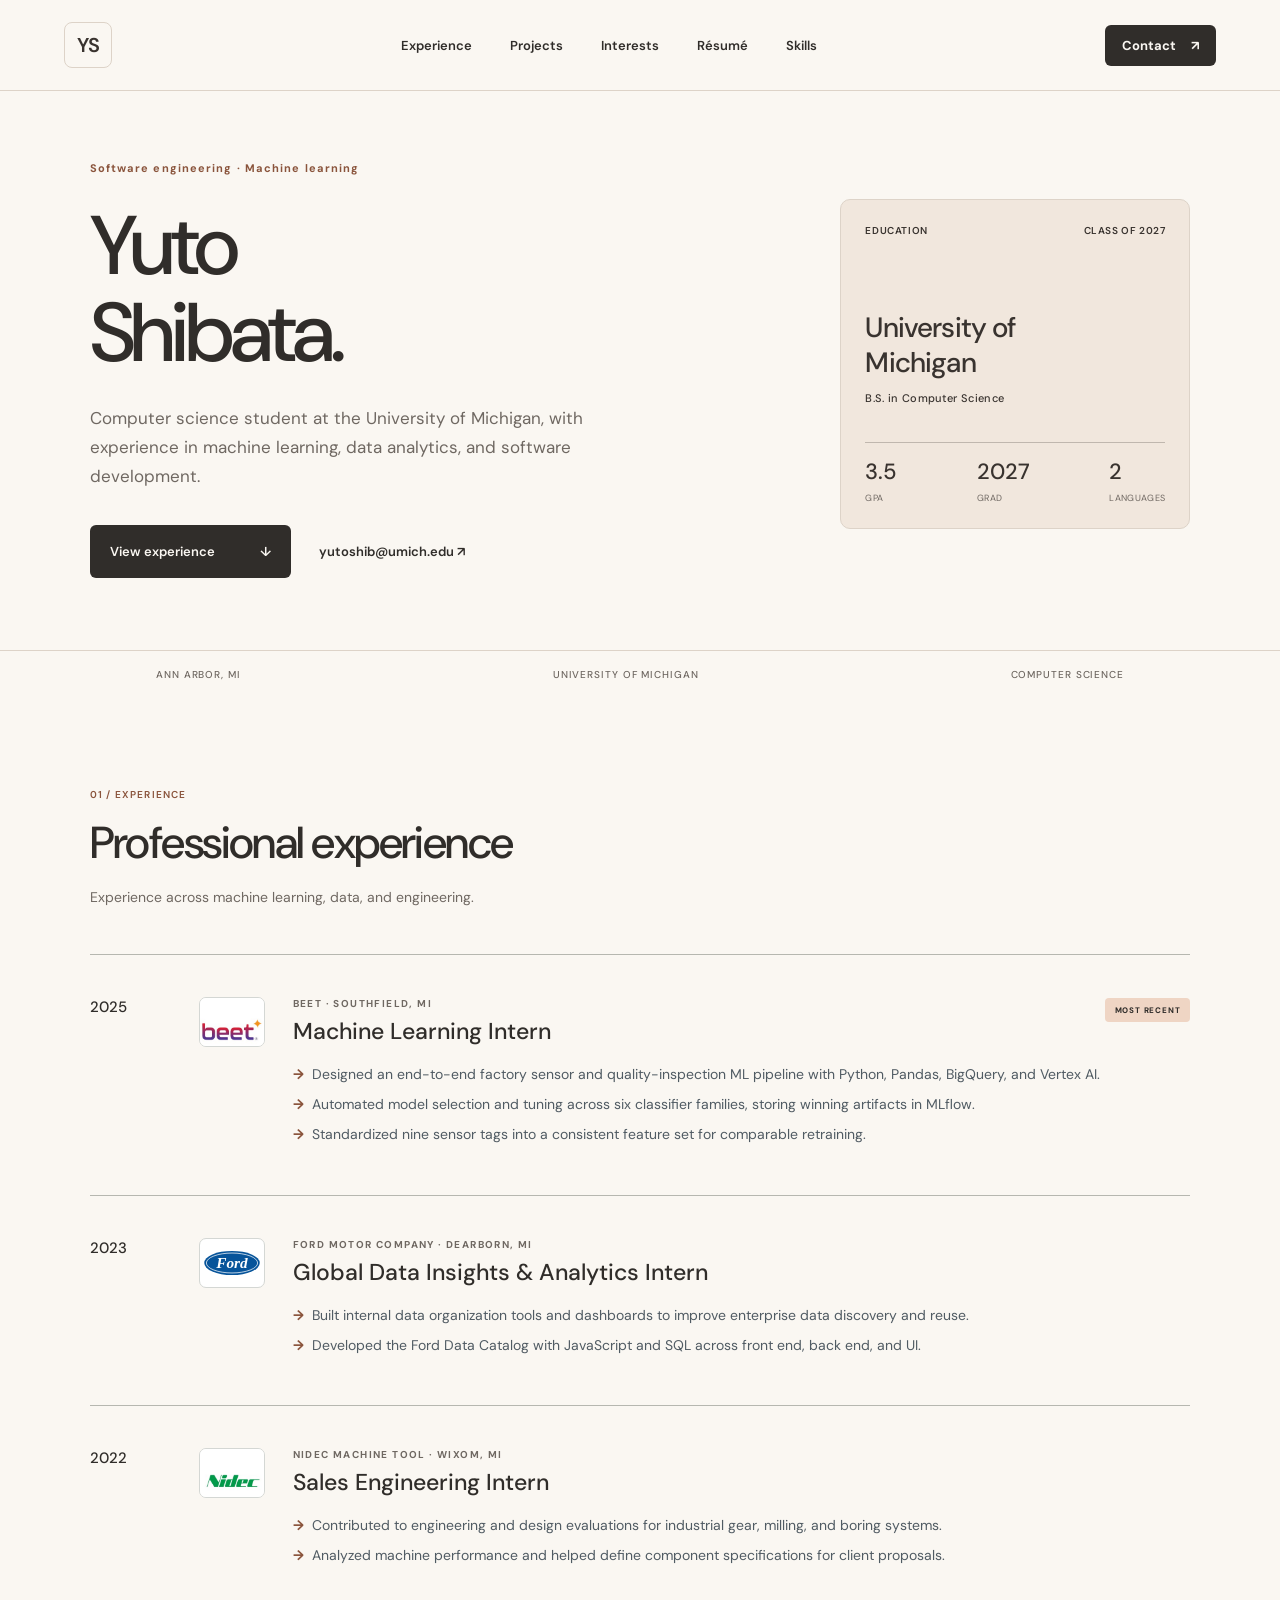
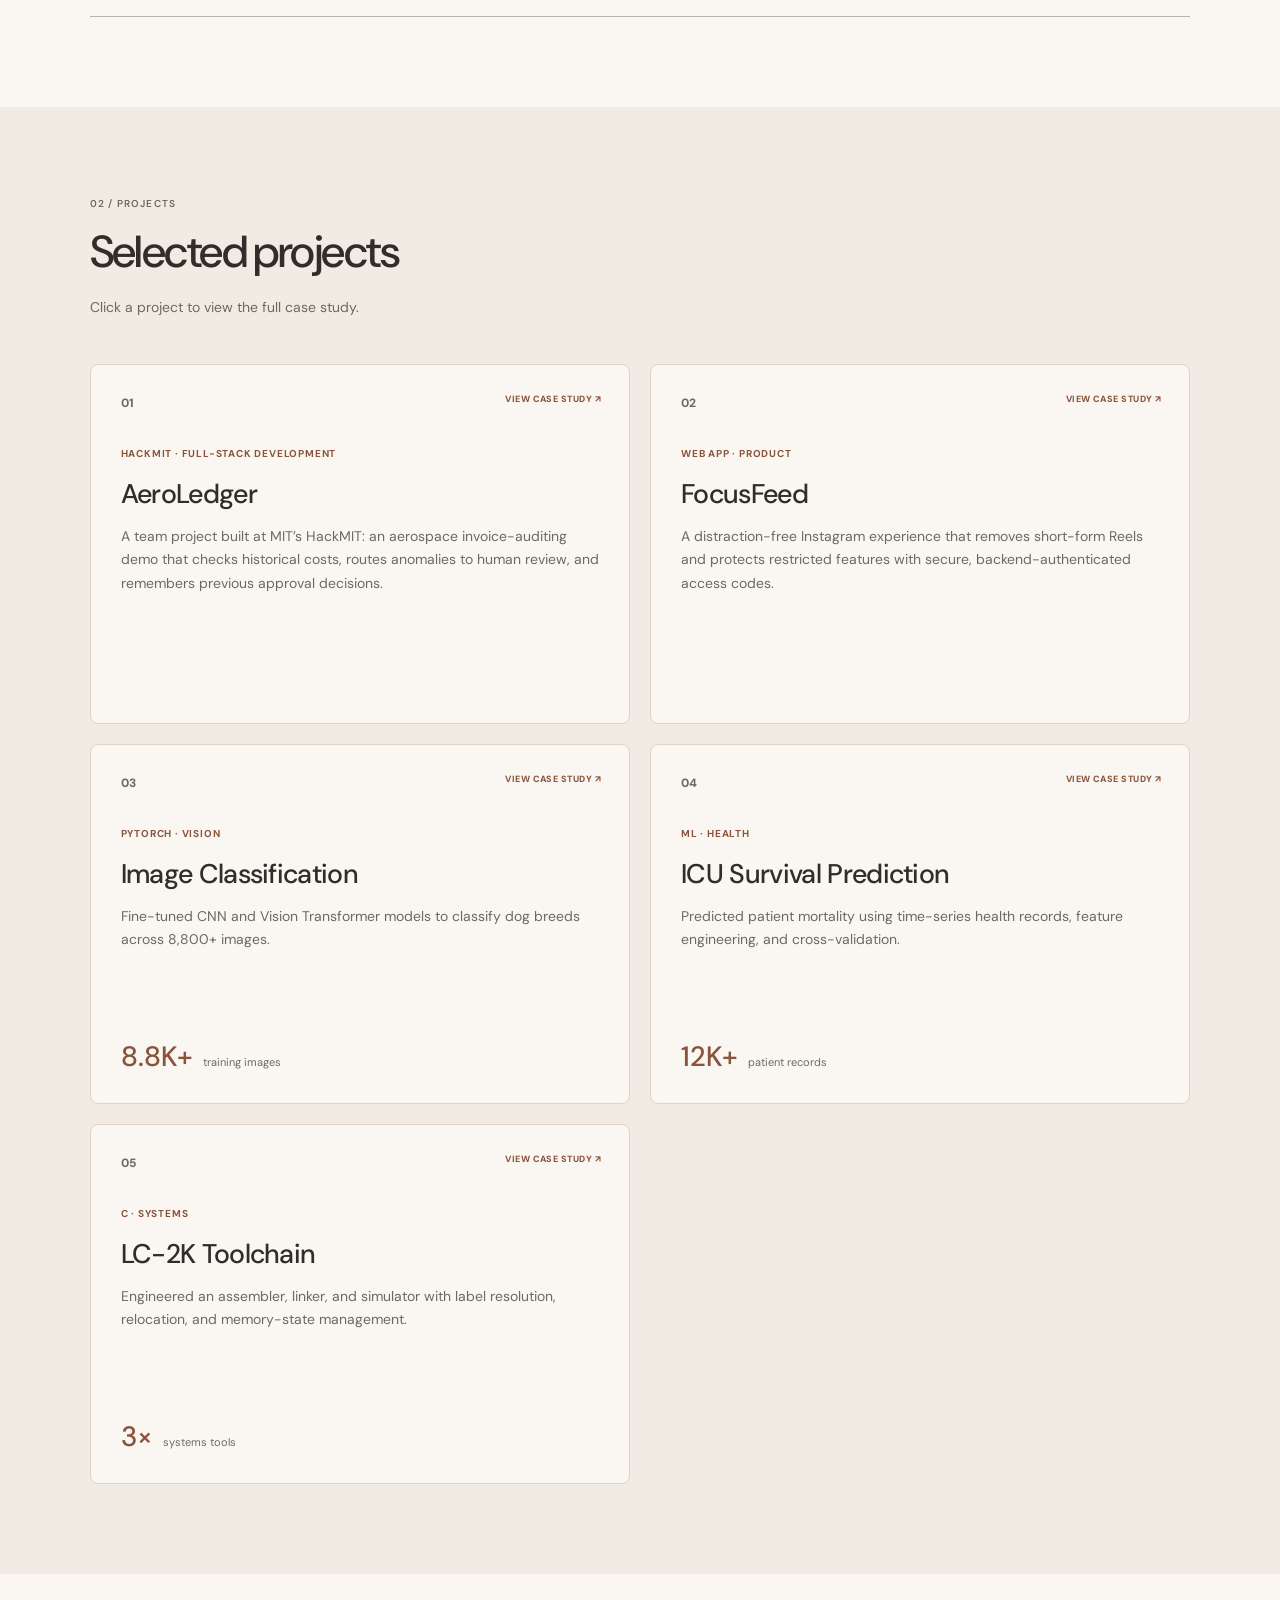
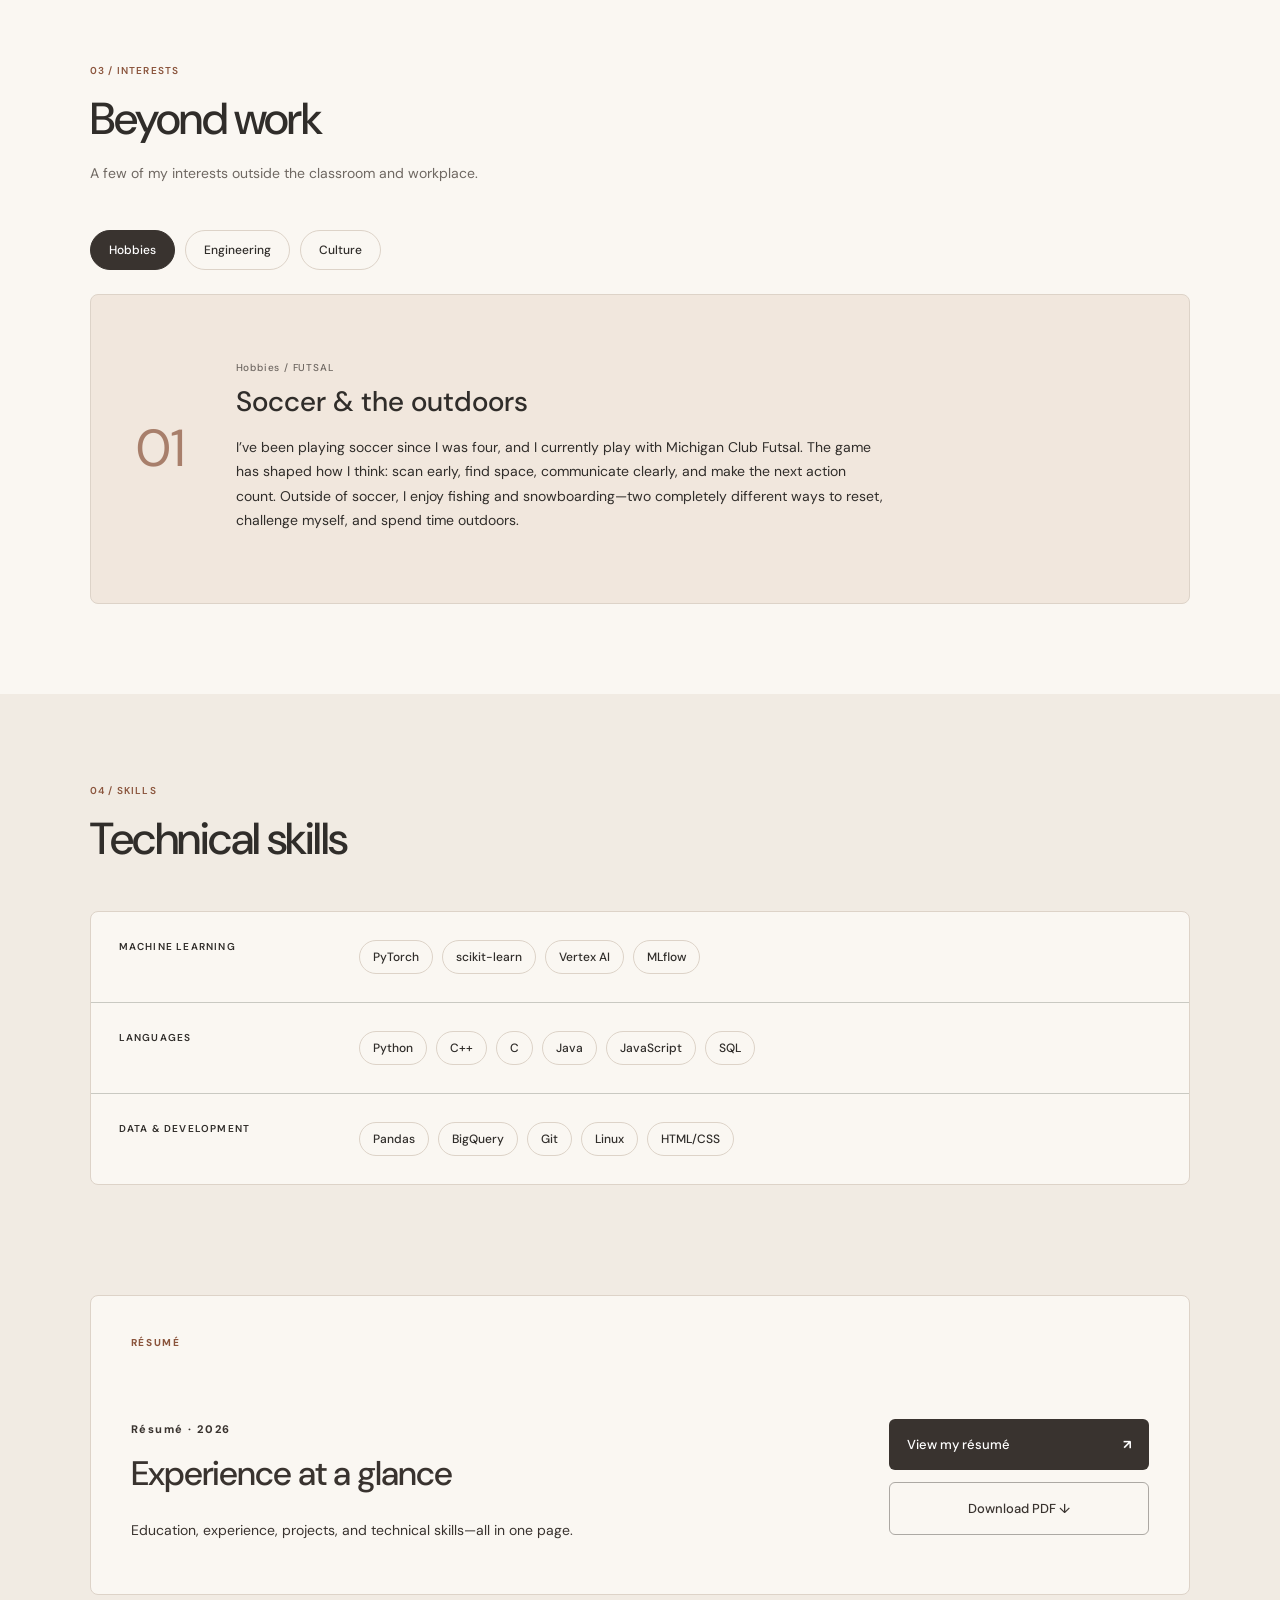
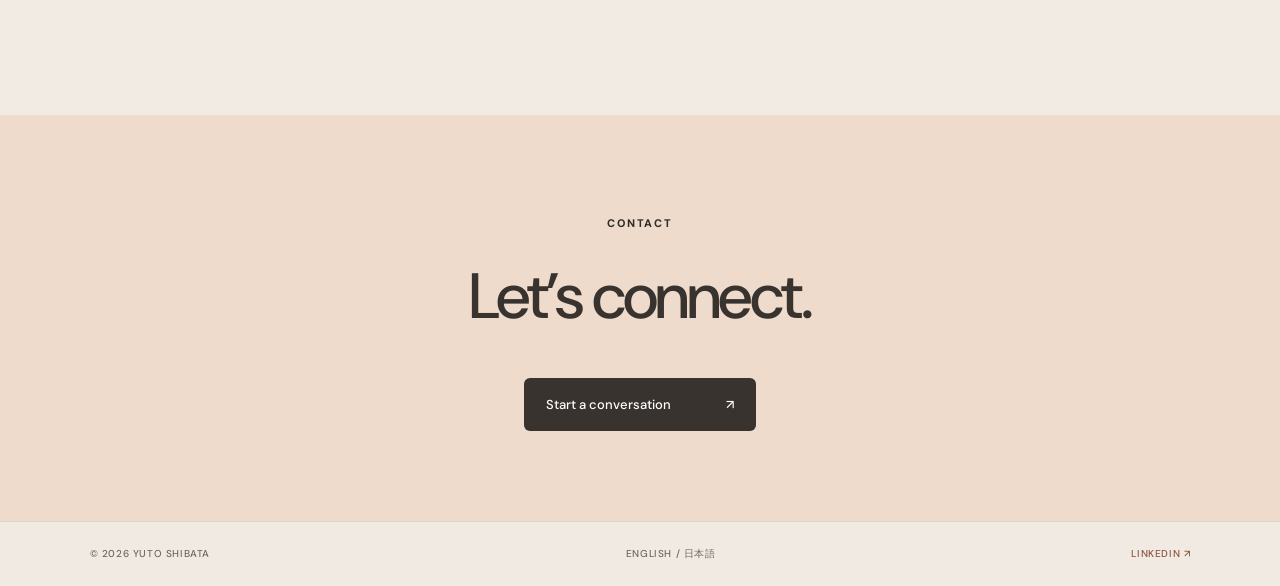
<file: index.html>
<!doctype html>
<html lang="en">
<head>
  <meta charset="UTF-8">
  <meta name="viewport" content="width=device-width, initial-scale=1.0">
  <meta name="description" content="Yuto Shibata — computer science student and machine learning engineer.">
  <title>Yuto Shibata | Software & Machine Learning</title>
  <link rel="preconnect" href="https://fonts.googleapis.com">
  <link rel="preconnect" href="https://fonts.gstatic.com" crossorigin>
  <link href="https://fonts.googleapis.com/css2?family=DM+Sans:wght@400;500;600&display=swap" rel="stylesheet">
  <link rel="stylesheet" href="styles.css?v=2">
  <link rel="stylesheet" href="interests.css">
</head>
<body>
  <div class="grain"></div>
  <header class="nav-wrap">
    <nav>
      <a class="crest" href="#top" aria-label="Home"><span>YS</span></a>
      <div class="nav-links">
        <a href="#experience">Experience</a><a href="#projects">Projects</a><a href="#interests">Interests</a><a href="#resume">Résumé</a><a href="#skills">Skills</a>
      </div>
      <a class="contact-pill" href="mailto:yutoshib@umich.edu">Contact <span>↗</span></a>
    </nav>
  </header>

  <main id="top">
    <section class="hero">
      <div class="hero-copy reveal-left">
        <p class="eyebrow">Software engineering · Machine learning</p>
        <h1>Yuto<br><span>Shibata.</span></h1>
        <p class="intro">Computer science student at the University of Michigan, with experience in machine learning, data analytics, and software development.</p>
        <div class="hero-actions">
          <a class="primary-btn" href="#experience">View experience <span>↓</span></a>
          <a class="text-btn" href="mailto:yutoshib@umich.edu">yutoshib@umich.edu ↗</a>
        </div>
      </div>

      <aside class="player-card reveal-right">
        <div class="card-top"><span>EDUCATION</span><span class="season">CLASS OF 2027</span></div>

        <div class="player-info"><h2>University of<br>Michigan</h2><p>B.S. in Computer Science</p></div>
        <div class="stats">
          <div><strong>3.5</strong><span>GPA</span></div><div><strong>2027</strong><span>GRAD</span></div><div><strong>2</strong><span>LANGUAGES</span></div>
        </div>
      </aside>
      <div class="score-strip"><span>ANN ARBOR, MI</span><span>UNIVERSITY OF MICHIGAN</span><span>COMPUTER SCIENCE</span></div>
    </section>


    <section class="section career" id="experience">
      <div class="section-heading reveal"><p>01 / EXPERIENCE</p><h2>Professional experience</h2><span>Experience across machine learning, data, and engineering.</span></div>
      <div class="timeline">
        <article class="job active reveal-left"><div class="year">2025</div><div class="club-mark beet"><img src="assets/beet-linkedin.png" alt="BEET AI logo"></div><div class="job-body"><p>BEET · SOUTHFIELD, MI</p><h3>Machine Learning Intern</h3><ul><li>Designed an end-to-end factory sensor and quality-inspection ML pipeline with Python, Pandas, BigQuery, and Vertex AI.</li><li>Automated model selection and tuning across six classifier families, storing winning artifacts in MLflow.</li><li>Standardized nine sensor tags into a consistent feature set for comparable retraining.</li></ul></div><span class="status">MOST RECENT</span></article>
        <article class="job reveal-right"><div class="year">2023</div><div class="club-mark ford"><img src="assets/ford-logo.svg" alt="Ford logo"></div><div class="job-body"><p>FORD MOTOR COMPANY · DEARBORN, MI</p><h3>Global Data Insights & Analytics Intern</h3><ul><li>Built internal data organization tools and dashboards to improve enterprise data discovery and reuse.</li><li>Developed the Ford Data Catalog with JavaScript and SQL across front end, back end, and UI.</li></ul></div></article>
        <article class="job reveal-left"><div class="year">2022</div><div class="club-mark nidec"><img src="assets/nidec-linkedin.png" alt="Nidec Corporation logo"></div><div class="job-body"><p>NIDEC MACHINE TOOL · WIXOM, MI</p><h3>Sales Engineering Intern</h3><ul><li>Contributed to engineering and design evaluations for industrial gear, milling, and boring systems.</li><li>Analyzed machine performance and helped define component specifications for client proposals.</li></ul></div></article>
      </div>
    </section>

    <section class="section projects" id="projects">
      <div class="section-heading light reveal"><p>02 / PROJECTS</p><h2>Selected projects</h2><span>Click a project to view the full case study.</span></div>
      <div class="project-grid">
        <a href="projects/aeroledger.html" class="project featured reveal-scale project-link">
          <div class="project-num">01</div>
          <div class="tag">HACKMIT · FULL-STACK DEVELOPMENT</div>
          <h3>AeroLedger</h3>
          <p>A team project built at MIT’s HackMIT: an aerospace invoice-auditing demo
            that checks historical costs, routes anomalies to human review, and
            remembers previous approval decisions.</p>
          <span class="project-open">VIEW CASE STUDY ↗</span>
        </a>


        <a href="projects/focusfeed.html"
          class="project reveal-scale project-link">
          <div class="project-num">02</div>
          <div class="tag">WEB APP · PRODUCT</div>
          <h3>FocusFeed</h3>
          <p>
            A distraction-free Instagram experience that removes short-form
            Reels and protects restricted features with secure,
            backend-authenticated access codes.
          </p>



          <span class="project-open">VIEW CASE STUDY ↗</span>
        </a>

        <a href="projects/image-classification.html"
          class="project reveal-scale project-link">
          <div class="project-num">03</div>
          <div class="tag">PYTORCH · VISION</div>
          <h3>Image Classification</h3>
          <p>
            Fine-tuned CNN and Vision Transformer models to classify
            dog breeds across 8,800+ images.
          </p>
          <div class="metric">
            <strong>8.8K+</strong>
            <span>training images</span>
          </div>
          <span class="project-open">VIEW CASE STUDY ↗</span>
        </a>

        <a href="projects/icu-survival.html"
          class="project reveal project-link">
          <div class="project-num">04</div>
          <div class="tag">ML · HEALTH</div>
          <h3>ICU Survival Prediction</h3>
          <p>
            Predicted patient mortality using time-series health records,
            feature engineering, and cross-validation.
          </p>
          <div class="metric">
            <strong>12K+</strong>
            <span>patient records</span>
          </div>
          <span class="project-open">VIEW CASE STUDY ↗</span>
        </a>

        <a href="projects/lc2k.html"
          class="project reveal project-link">
          <div class="project-num">05</div>
          <div class="tag">C · SYSTEMS</div>
          <h3>LC-2K Toolchain</h3>
          <p>
            Engineered an assembler, linker, and simulator with label
            resolution, relocation, and memory-state management.
          </p>
          <div class="metric">
            <strong>3×</strong>
            <span>systems tools</span>
          </div>
          <span class="project-open">VIEW CASE STUDY ↗</span>
        </a>

      </div>
    </section>

    <section class="section interests" id="interests">
      <div class="section-heading reveal"><p>03 / INTERESTS</p><h2>Beyond work</h2><span>A few of my interests outside the classroom and workplace.</span></div>
      <div class="interest-controls reveal" role="tablist" aria-label="Interest categories">
        <button class="interest-btn active" data-interest="hobbies" role="tab" aria-selected="true">Hobbies</button>
        <button class="interest-btn" data-interest="building" role="tab" aria-selected="false">Engineering</button>
        <button class="interest-btn" data-interest="culture" role="tab" aria-selected="false">Culture</button>
      </div>
      <div class="interest-stage reveal" aria-live="polite">
        <div class="interest-number">01</div>
        <div><p class="interest-label">Hobbies / FUTSAL</p><h3>Soccer & the outdoors</h3><p class="interest-copy">I’ve been playing soccer since I was four, and I currently play with Michigan Club Futsal. The game has shaped how I think: scan early, find space, communicate clearly, and make the next action count. Outside of soccer, I enjoy fishing and snowboarding—two completely different ways to reset, challenge myself, and spend time outdoors.
</p></div>
      </div>
    </section>

    <section class="section skills" id="skills">
      <div class="section-heading reveal"><p>04 / SKILLS</p><h2>Technical skills</h2></div>
      <div class="skills-board reveal">
        <div class="skill-group"><span>MACHINE LEARNING</span><div><b>PyTorch</b><b>scikit-learn</b><b>Vertex AI</b><b>MLflow</b></div></div>
        <div class="skill-group"><span>LANGUAGES</span><div><b>Python</b><b>C++</b><b>C</b><b>Java</b><b>JavaScript</b><b>SQL</b></div></div>
        <div class="skill-group"><span>DATA & DEVELOPMENT</span><div><b>Pandas</b><b>BigQuery</b><b>Git</b><b>Linux</b><b>HTML/CSS</b></div></div>
      </div>
    </section>

    <section class="resume-section" id="resume">
      <div class="resume-card reveal-scale">
        <div class="resume-kicker">RÉSUMÉ</div>
        <div class="resume-copy"><p>Résumé · 2026</p><h2>Experience at a glance</h2><span>Education, experience, projects, and technical skills—all in one page.</span></div>
        <div class="resume-actions">
          <a class="resume-primary" href="Resume_2026.pdf" target="_blank" rel="noreferrer">View my résumé <b>↗</b></a>
          <a class="resume-download" href="Resume_2026.pdf" download>Download PDF ↓</a>
        </div>
      </div>
    </section>

    <section class="final-cta">
      <p>CONTACT</p><h2>Let’s connect.</h2><a href="mailto:yutoshib@umich.edu">Start a conversation <span>↗</span></a>
    </section>
  </main>
  <footer><span>© 2026 YUTO SHIBATA</span><span>ENGLISH / 日本語</span><a href="https://linkedin.com/in/yuto-shib" target="_blank" rel="noreferrer">LINKEDIN ↗</a></footer>
  <div
    id="transition-ball"
    class="transition-ball"
    aria-hidden="true"
  >
    ⚽
  </div>
  <script src="script.js?v=2"></script>
</body>
</html>
</file>
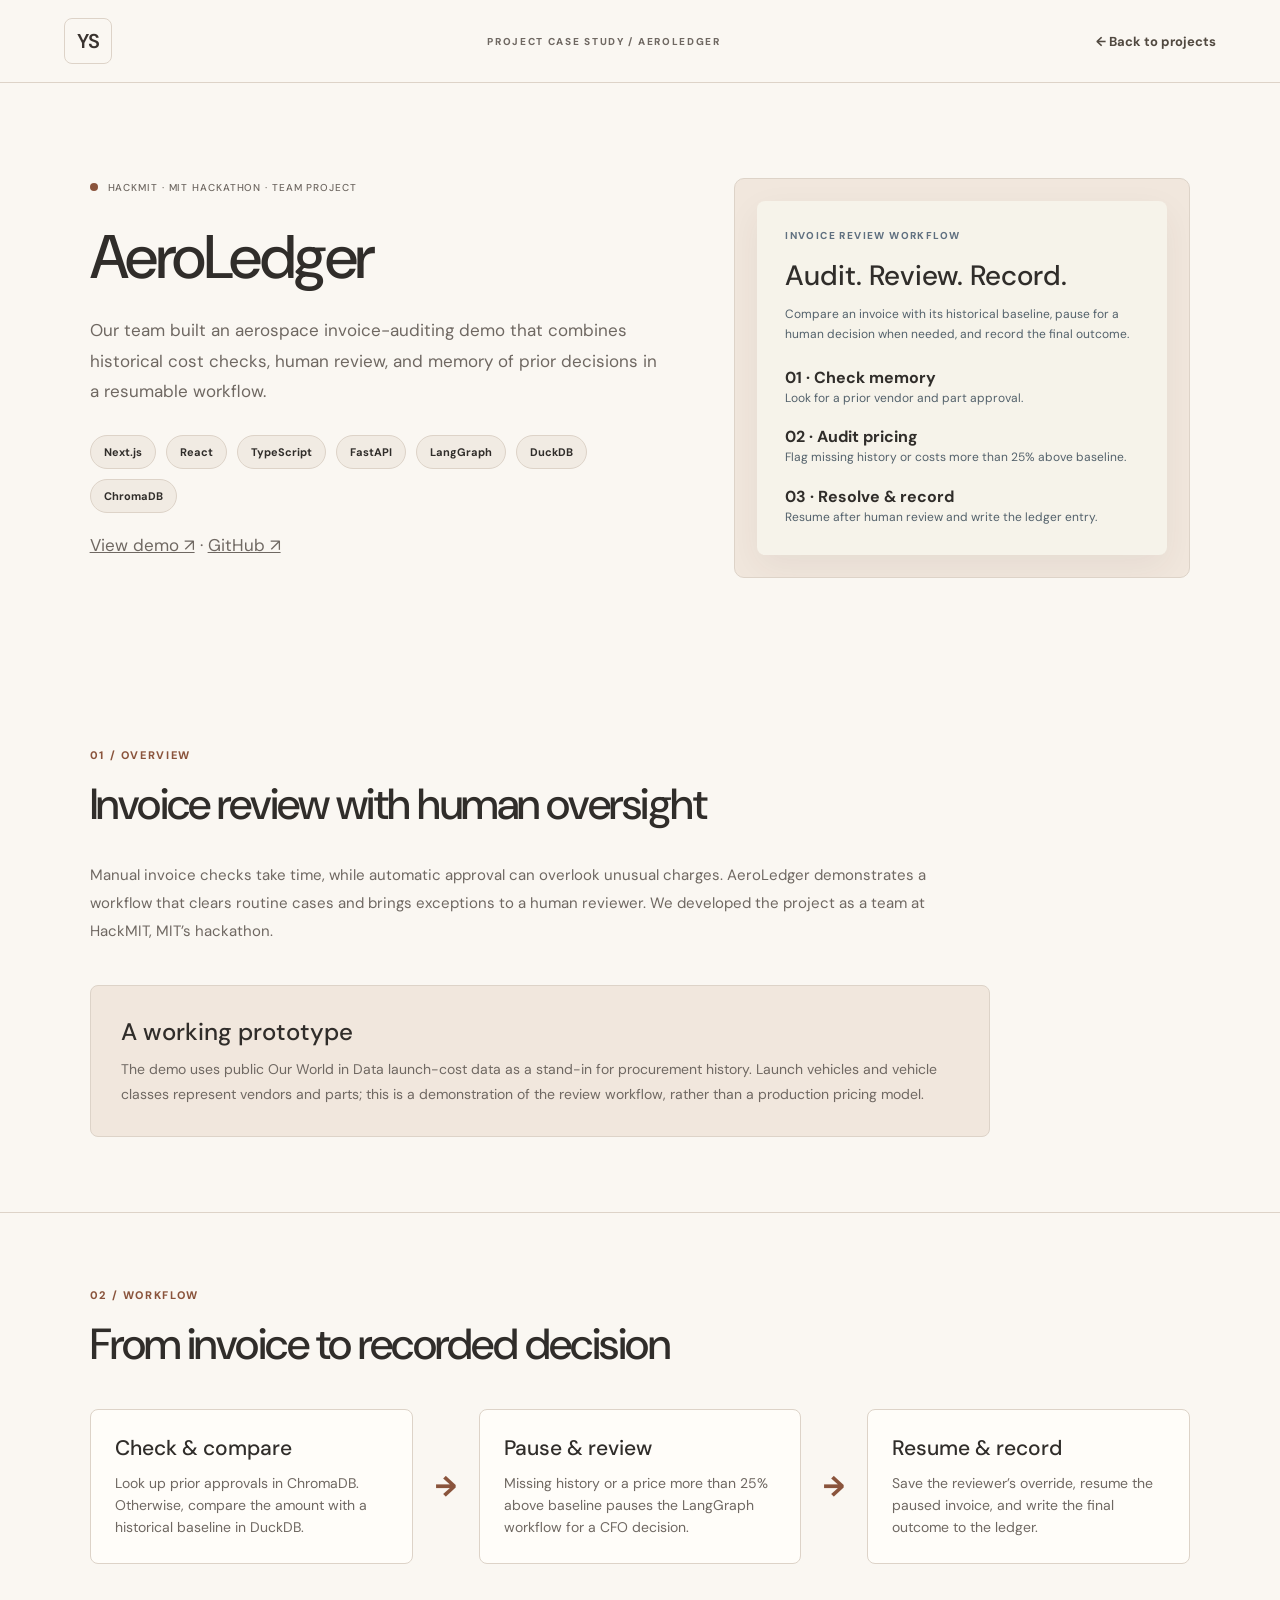
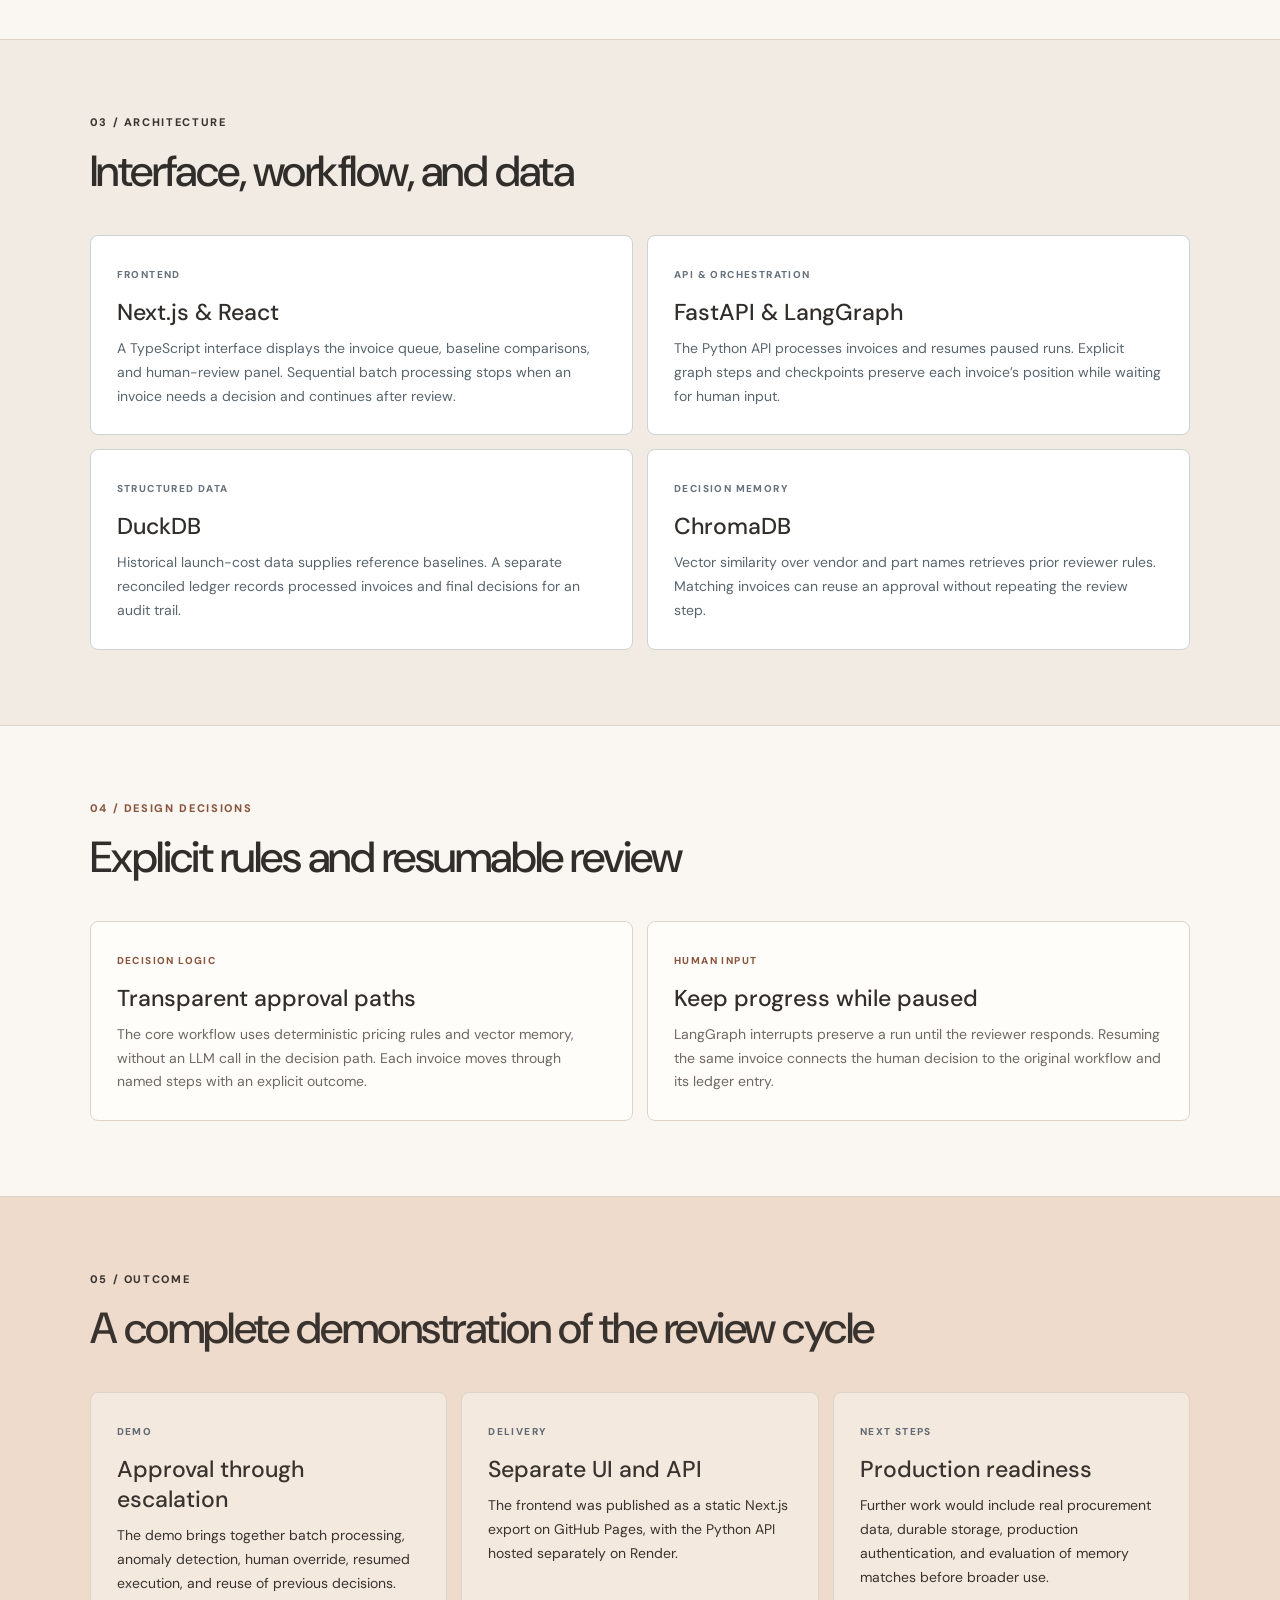
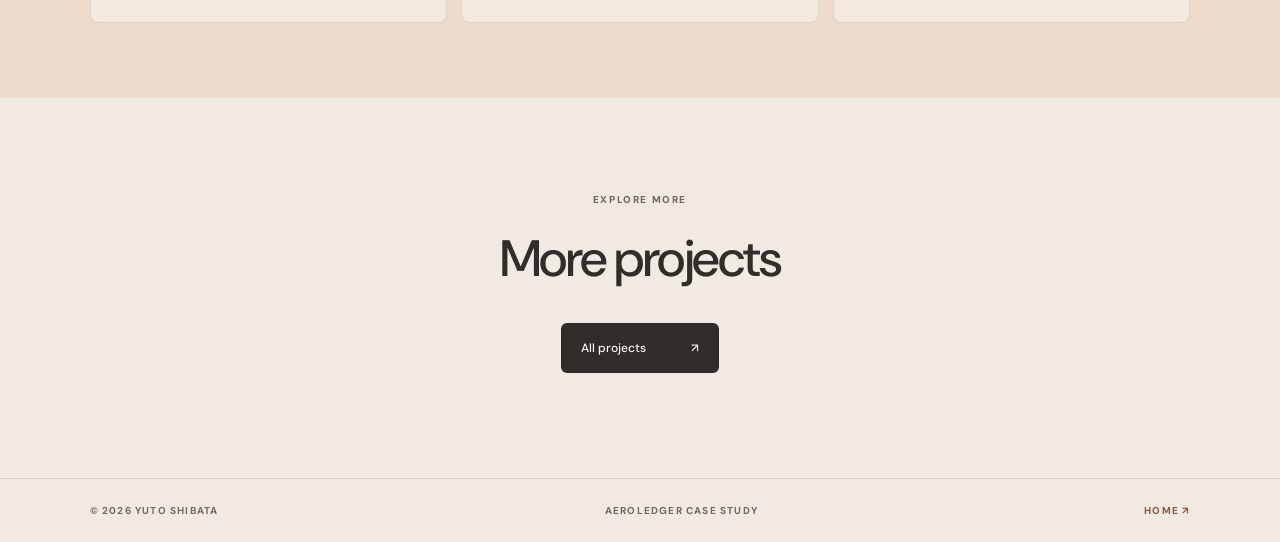
<file: projects/aeroledger.html>
<!doctype html>
<html lang="en">
<head>
  <meta charset="UTF-8">

  <meta
    name="viewport"
    content="width=device-width, initial-scale=1.0"
  >

  <meta
    name="description"
    content="AeroLedger — a HackMIT team project demonstrating aerospace invoice auditing with human review and decision memory."
  >

  <title>AeroLedger | Yuto Shibata</title>

  <link
    rel="preconnect"
    href="https://fonts.googleapis.com"
  >

  <link
    rel="preconnect"
    href="https://fonts.gstatic.com"
    crossorigin
  >

  <link
    href="https://fonts.googleapis.com/css2?family=DM+Sans:wght@400;500;600;700&display=swap"
    rel="stylesheet"
  >

  <link
    rel="stylesheet"
    href="project.css?v=2"
  >
</head>

<body class="aeroledger-page">
  <div class="page">

    <!-- =====================================================
         NAVIGATION
         ===================================================== -->

    <header class="nav-wrap">
      <nav>
        <a
          class="crest home-transition"
          href="../index.html"
          aria-label="Home"
        >
          YS
        </a>

        <div class="case-label">
          PROJECT CASE STUDY / AEROLEDGER
        </div>

        <a
          class="back-link home-transition"
          href="../index.html#projects"
        >
          ← Back to projects
        </a>
      </nav>
    </header>


    <main>
      <section class="hero">
        <div class="reveal-left">
          <div class="kicker">HACKMIT · MIT HACKATHON · TEAM PROJECT</div>
          <h1>AeroLedger</h1>
          <p class="hero-copy">Our team built an aerospace invoice-auditing demo that
            combines historical cost checks, human review, and memory of prior
            decisions in a resumable workflow.</p>
          <div class="meta">
            <span>Next.js</span><span>React</span><span>TypeScript</span>
            <span>FastAPI</span><span>LangGraph</span><span>DuckDB</span><span>ChromaDB</span>
          </div>
          <p class="hero-copy">
            <a href="https://etko18.github.io/AeroLedger/" target="_blank" rel="noreferrer">View demo ↗</a>
            · <a href="https://github.com/etko18/AeroLedger" target="_blank" rel="noreferrer">GitHub ↗</a>
          </p>
        </div>
        <div class="project-visual reveal-right">
          <div class="visual-card">
            <div class="mini">INVOICE REVIEW WORKFLOW</div>
            <h3>Audit. Review. Record.</h3>
            <p>Compare an invoice with its historical baseline, pause for a human
              decision when needed, and record the final outcome.</p>
            <div class="model-comparison">
              <div><strong>01 · Check memory</strong><p>Look for a prior vendor and part approval.</p></div>
              <div><strong>02 · Audit pricing</strong><p>Flag missing history or costs more than 25% above baseline.</p></div>
              <div><strong>03 · Resolve &amp; record</strong><p>Resume after human review and write the ledger entry.</p></div>
            </div>
          </div>
        </div>
      </section>

      <section class="section">
        <div class="heading reveal"><div class="idx">01 / OVERVIEW</div><h2>Invoice review with human oversight</h2></div>
        <p class="prose reveal">Manual invoice checks take time, while automatic approval
          can overlook unusual charges. AeroLedger demonstrates a workflow that clears
          routine cases and brings exceptions to a human reviewer. We developed the
          project as a team at HackMIT, MIT’s hackathon.</p>
        <div class="context reveal"><b>A working prototype</b><p>The demo uses public
          Our World in Data launch-cost data as a stand-in for procurement history.
          Launch vehicles and vehicle classes represent vendors and parts; this is
          a demonstration of the review workflow, rather than a production pricing model.</p></div>
      </section>

      <section class="section">
        <div class="heading reveal"><div class="idx">02 / WORKFLOW</div><h2>From invoice to recorded decision</h2></div>
        <div class="flow">
          <div class="flow-box reveal"><b>Check &amp; compare</b><span>Look up prior approvals in ChromaDB. Otherwise, compare the amount with a historical baseline in DuckDB.</span></div>
          <div class="arrow" aria-hidden="true">→</div>
          <div class="flow-box reveal"><b>Pause &amp; review</b><span>Missing history or a price more than 25% above baseline pauses the LangGraph workflow for a CFO decision.</span></div>
          <div class="arrow" aria-hidden="true">→</div>
          <div class="flow-box reveal"><b>Resume &amp; record</b><span>Save the reviewer’s override, resume the paused invoice, and write the final outcome to the ledger.</span></div>
        </div>
      </section>

      <section class="section light">
        <div class="inner">
          <div class="heading reveal"><div class="idx">03 / ARCHITECTURE</div><h2>Interface, workflow, and data</h2></div>
          <div class="grid-2">
            <article class="card reveal"><span>FRONTEND</span><h3>Next.js &amp; React</h3><p>A TypeScript interface displays the invoice queue, baseline comparisons, and human-review panel. Sequential batch processing stops when an invoice needs a decision and continues after review.</p></article>
            <article class="card reveal"><span>API &amp; ORCHESTRATION</span><h3>FastAPI &amp; LangGraph</h3><p>The Python API processes invoices and resumes paused runs. Explicit graph steps and checkpoints preserve each invoice’s position while waiting for human input.</p></article>
            <article class="card reveal"><span>STRUCTURED DATA</span><h3>DuckDB</h3><p>Historical launch-cost data supplies reference baselines. A separate reconciled ledger records processed invoices and final decisions for an audit trail.</p></article>
            <article class="card reveal"><span>DECISION MEMORY</span><h3>ChromaDB</h3><p>Vector similarity over vendor and part names retrieves prior reviewer rules. Matching invoices can reuse an approval without repeating the review step.</p></article>
          </div>
        </div>
      </section>

      <section class="section">
        <div class="heading reveal"><div class="idx">04 / DESIGN DECISIONS</div><h2>Explicit rules and resumable review</h2></div>
        <div class="grid-2">
          <article class="card reveal"><span>DECISION LOGIC</span><h3>Transparent approval paths</h3><p>The core workflow uses deterministic pricing rules and vector memory, without an LLM call in the decision path. Each invoice moves through named steps with an explicit outcome.</p></article>
          <article class="card reveal"><span>HUMAN INPUT</span><h3>Keep progress while paused</h3><p>LangGraph interrupts preserve a run until the reviewer responds. Resuming the same invoice connects the human decision to the original workflow and its ledger entry.</p></article>
        </div>
      </section>

      <section class="section takeaway">
        <div class="inner">
          <div class="heading reveal"><div class="idx">05 / OUTCOME</div><h2>A complete demonstration of the review cycle</h2></div>
          <div class="grid-3">
            <article class="card reveal"><span>DEMO</span><h3>Approval through escalation</h3><p>The demo brings together batch processing, anomaly detection, human override, resumed execution, and reuse of previous decisions.</p></article>
            <article class="card reveal"><span>DELIVERY</span><h3>Separate UI and API</h3><p>The frontend was published as a static Next.js export on GitHub Pages, with the Python API hosted separately on Render.</p></article>
            <article class="card reveal"><span>NEXT STEPS</span><h3>Production readiness</h3><p>Further work would include real procurement data, durable storage, production authentication, and evaluation of memory matches before broader use.</p></article>
          </div>
        </div>
      </section>
      <section class="next">
        <p>EXPLORE MORE</p><h2>More projects</h2>
        <a class="home-transition" href="../index.html#projects">All projects <span>↗</span></a>
      </section>
    </main>


    <!-- =====================================================
         FOOTER
         ===================================================== -->

    <footer>
      <span>© 2026 YUTO SHIBATA</span>
      <span>AEROLEDGER CASE STUDY</span>

      <a
        class="home-transition"
        href="../index.html"
      >
        HOME ↗
      </a>
    </footer>
  </div>


  <!-- Reverse soccer-ball transition -->
  <div
    id="transition-ball"
    class="transition-ball"
    aria-hidden="true"
  >
    ⚽
  </div>


  <script src="project.js?v=1"></script>
</body>
</html>
</file>
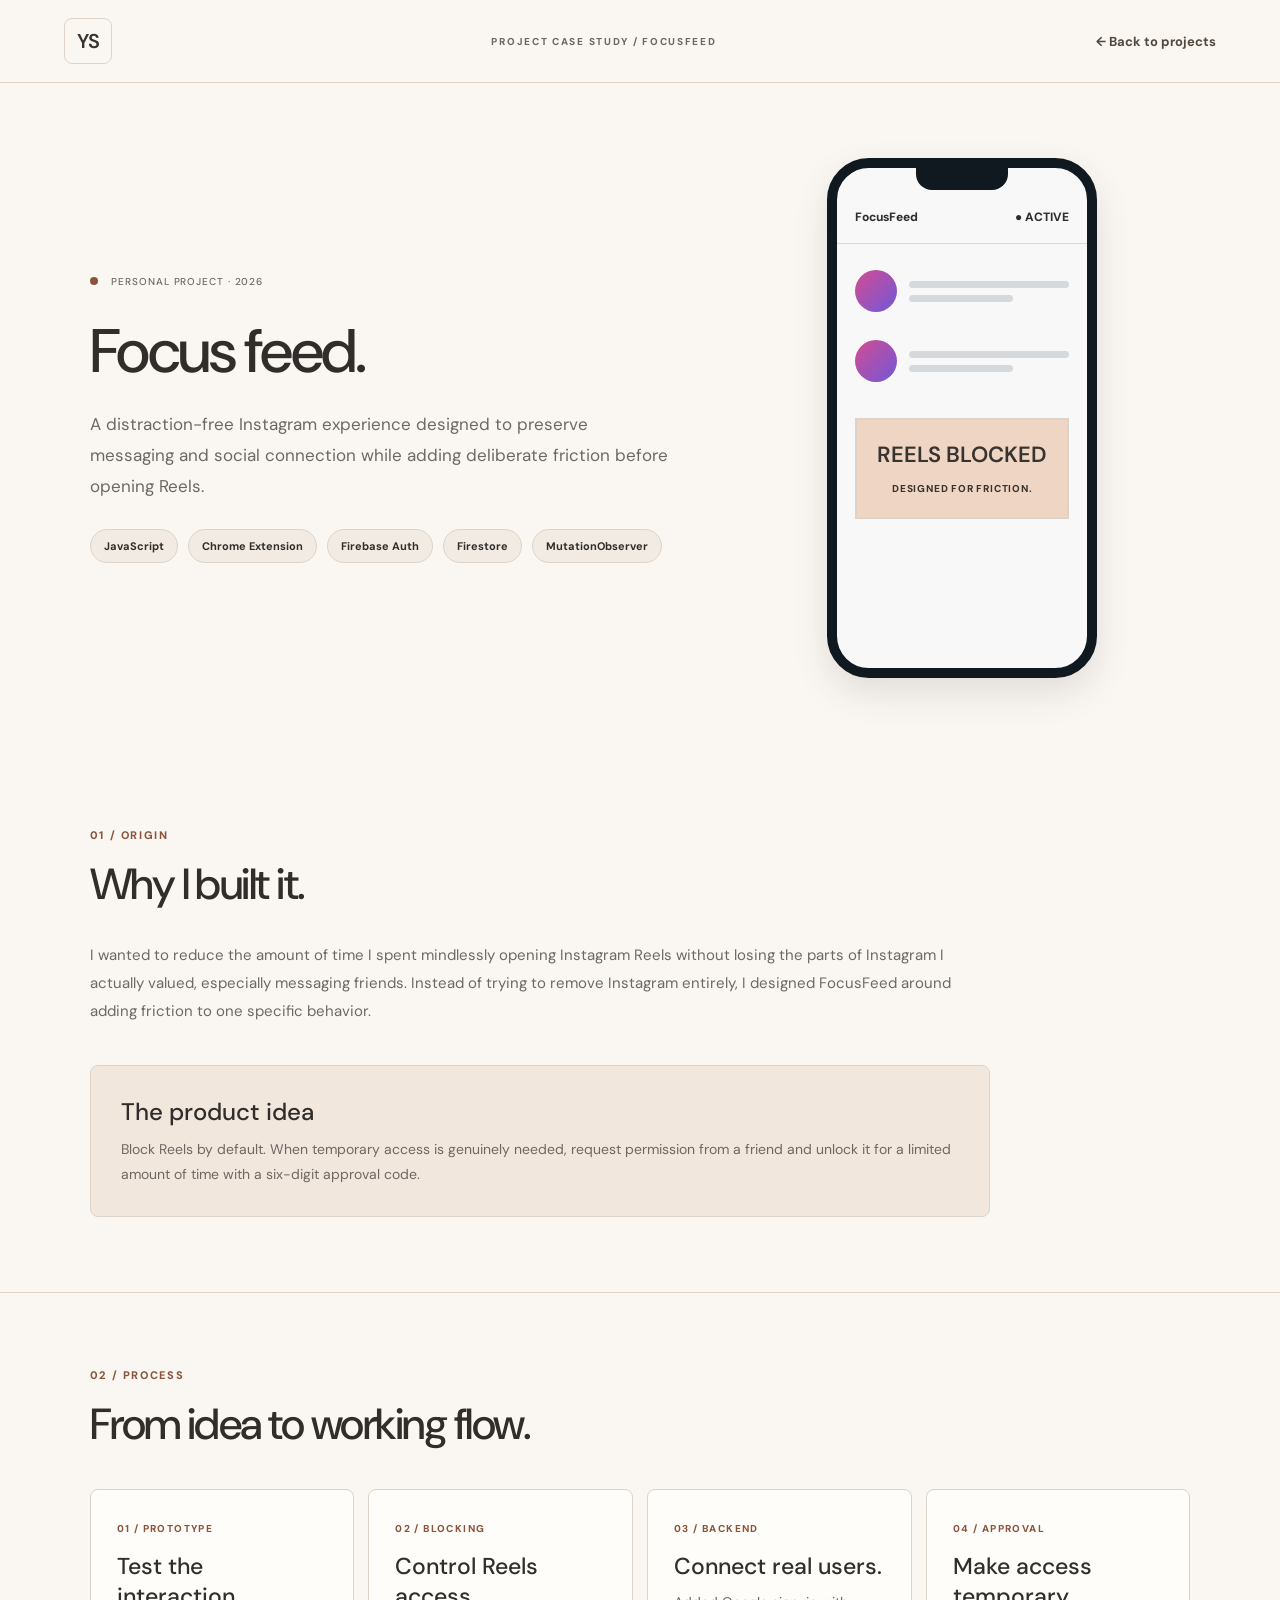
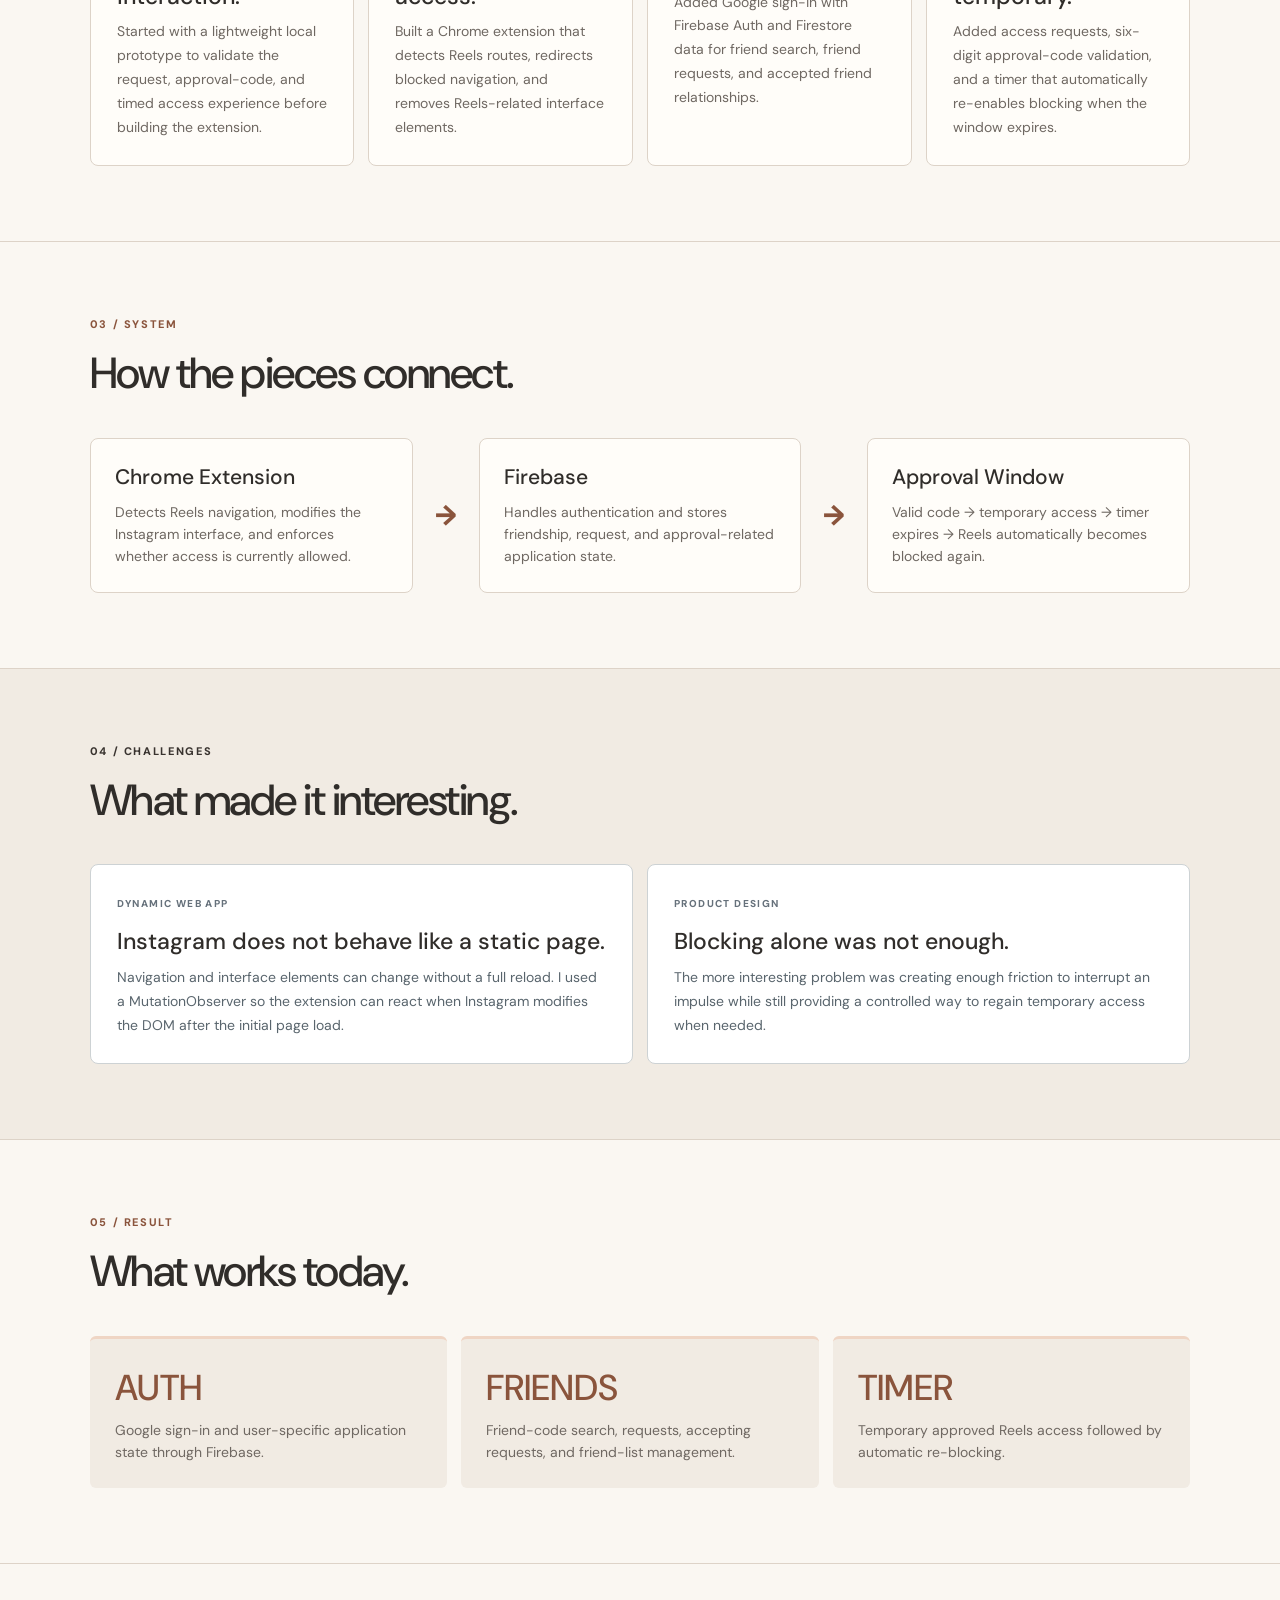
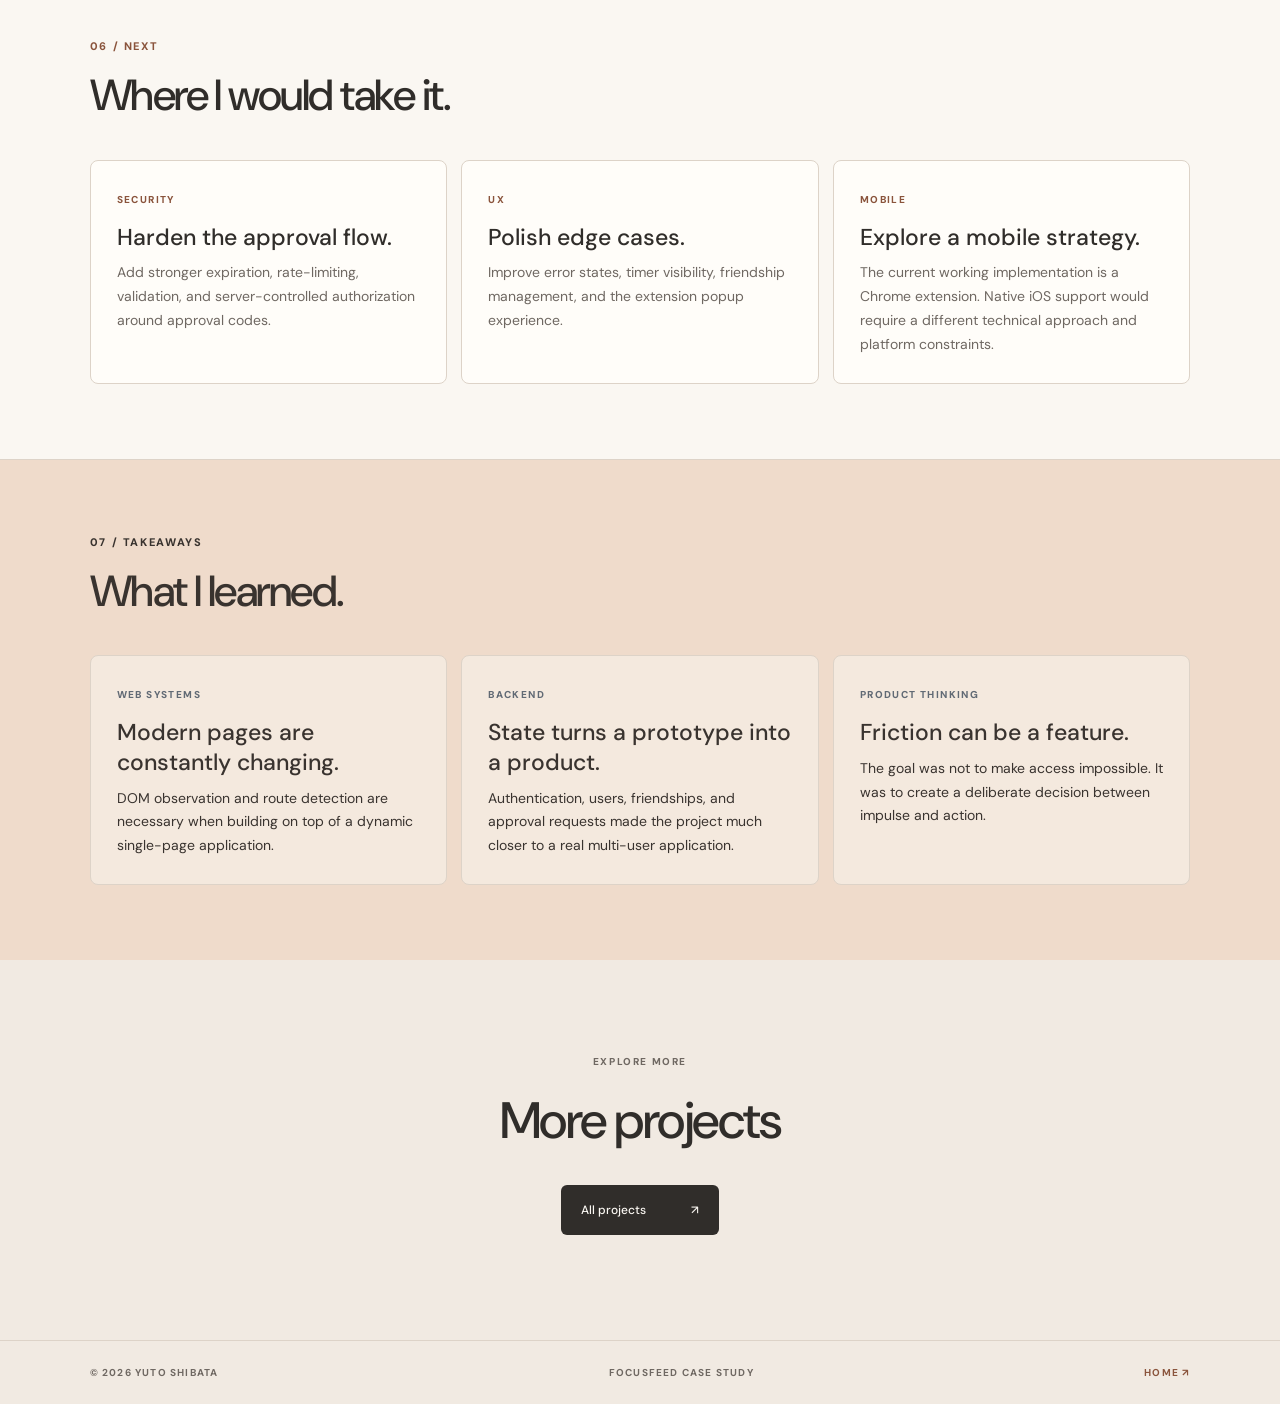
<file: projects/focusfeed.html>
<!doctype html>
<html lang="en">
<head>
  <meta charset="UTF-8">

  <meta
    name="viewport"
    content="width=device-width, initial-scale=1.0"
  >

  <meta
    name="description"
    content="FocusFeed case study — a distraction-free Instagram experience by Yuto Shibata."
  >

  <title>FocusFeed | Yuto Shibata</title>

  <link
    rel="preconnect"
    href="https://fonts.googleapis.com"
  >

  <link
    rel="preconnect"
    href="https://fonts.gstatic.com"
    crossorigin
  >

  <link
    href="https://fonts.googleapis.com/css2?family=DM+Sans:wght@400;500;600;700&display=swap"
    rel="stylesheet"
  >

  <link
    rel="stylesheet"
    href="project.css?v=2"
  >
</head>

<body class="focusfeed-page">
  <div class="page">

    <!-- =====================================================
         NAVIGATION
         ===================================================== -->

    <header class="nav-wrap">
      <nav>
        <a
          class="crest home-transition"
          href="../index.html"
          aria-label="Home"
        >
          YS
        </a>

        <div class="case-label">
          PROJECT CASE STUDY / FOCUSFEED
        </div>

        <a
          class="back-link home-transition"
          href="../index.html#projects"
        >
          ← Back to projects
        </a>
      </nav>
    </header>


    <main>

      <!-- ===================================================
           HERO
           =================================================== -->

      <section class="hero">
        <div class="reveal-left">
          <div class="kicker">
            PERSONAL PROJECT · 2026
          </div>

          <h1>Focus feed.</h1>

          <p class="hero-copy">
            A distraction-free Instagram experience designed
            to preserve messaging and social connection while
            adding deliberate friction before opening Reels.
          </p>

          <div class="meta">
            <span>JavaScript</span>
            <span>Chrome Extension</span>
            <span>Firebase Auth</span>
            <span>Firestore</span>
            <span>MutationObserver</span>
          </div>
        </div>


        <div class="phone-wrap reveal-right">
          <div class="phone-glow"></div>

          <div class="phone">
            <div class="phone-header">
              <span>FocusFeed</span>
              <span>● ACTIVE</span>
            </div>

            <div class="phone-feed">
              <div class="feed-row">
                <div class="feed-avatar"></div>

                <div class="feed-lines">
                  <span></span>
                  <span></span>
                </div>
              </div>

              <div class="feed-row">
                <div class="feed-avatar"></div>

                <div class="feed-lines">
                  <span></span>
                  <span></span>
                </div>
              </div>

              <div class="blocked-panel">
                <strong>REELS BLOCKED</strong>
                <span>DESIGNED FOR FRICTION.</span>
              </div>
            </div>
          </div>
        </div>
      </section>


      <!-- ===================================================
           01 / ORIGIN
           =================================================== -->

      <section class="section">
        <div class="heading reveal">
          <div class="idx">01 / ORIGIN</div>

          <h2>Why I built it.</h2>
        </div>

        <p class="prose reveal">
          I wanted to reduce the amount of time I spent
          mindlessly opening Instagram Reels without losing
          the parts of Instagram I actually valued, especially
          messaging friends. Instead of trying to remove
          Instagram entirely, I designed FocusFeed around
          adding friction to one specific behavior.
        </p>

        <div class="context reveal-scale">
          <b>The product idea</b>

          <p>
            Block Reels by default. When temporary access is
            genuinely needed, request permission from a friend
            and unlock it for a limited amount of time with a
            six-digit approval code.
          </p>
        </div>
      </section>


      <!-- ===================================================
           02 / PROCESS
           =================================================== -->

      <section class="section">
        <div class="heading reveal">
          <div class="idx">02 / PROCESS</div>

          <h2>From idea to working flow.</h2>
        </div>

        <div class="grid-4">
          <article class="card reveal-scale">
            <span>01 / PROTOTYPE</span>
            <h3>Test the interaction.</h3>

            <p>
              Started with a lightweight local prototype to
              validate the request, approval-code, and timed
              access experience before building the extension.
            </p>
          </article>

          <article class="card reveal-scale">
            <span>02 / BLOCKING</span>
            <h3>Control Reels access.</h3>

            <p>
              Built a Chrome extension that detects Reels
              routes, redirects blocked navigation, and removes
              Reels-related interface elements.
            </p>
          </article>

          <article class="card reveal-scale">
            <span>03 / BACKEND</span>
            <h3>Connect real users.</h3>

            <p>
              Added Google sign-in with Firebase Auth and
              Firestore data for friend search, friend
              requests, and accepted friend relationships.
            </p>
          </article>

          <article class="card reveal-scale">
            <span>04 / APPROVAL</span>
            <h3>Make access temporary.</h3>

            <p>
              Added access requests, six-digit approval-code
              validation, and a timer that automatically
              re-enables blocking when the window expires.
            </p>
          </article>
        </div>
      </section>


      <!-- ===================================================
           03 / SYSTEM
           =================================================== -->

      <section class="section">
        <div class="heading reveal">
          <div class="idx">03 / SYSTEM</div>

          <h2>How the pieces connect.</h2>
        </div>

        <div class="flow">
          <div class="flow-box reveal-left">
            <b>Chrome Extension</b>

            <span>
              Detects Reels navigation, modifies the Instagram
              interface, and enforces whether access is
              currently allowed.
            </span>
          </div>

          <div class="arrow">→</div>

          <div class="flow-box reveal">
            <b>Firebase</b>

            <span>
              Handles authentication and stores friendship,
              request, and approval-related application state.
            </span>
          </div>

          <div class="arrow">→</div>

          <div class="flow-box reveal-right">
            <b>Approval Window</b>

            <span>
              Valid code → temporary access → timer expires →
              Reels automatically becomes blocked again.
            </span>
          </div>
        </div>
      </section>


      <!-- ===================================================
           04 / CHALLENGES
           =================================================== -->

      <section class="section light">
        <div class="inner">
          <div class="heading reveal">
            <div class="idx">04 / CHALLENGES</div>

            <h2>What made it interesting.</h2>
          </div>

          <div class="grid-2">
            <article class="card reveal-left">
              <span>DYNAMIC WEB APP</span>

              <h3>
                Instagram does not behave like a static page.
              </h3>

              <p>
                Navigation and interface elements can change
                without a full reload. I used a
                MutationObserver so the extension can react
                when Instagram modifies the DOM after the
                initial page load.
              </p>
            </article>

            <article class="card reveal-right">
              <span>PRODUCT DESIGN</span>

              <h3>
                Blocking alone was not enough.
              </h3>

              <p>
                The more interesting problem was creating
                enough friction to interrupt an impulse while
                still providing a controlled way to regain
                temporary access when needed.
              </p>
            </article>
          </div>
        </div>
      </section>


      <!-- ===================================================
           05 / RESULT
           =================================================== -->

      <section class="section">
        <div class="heading reveal">
          <div class="idx">05 / RESULT</div>

          <h2>What works today.</h2>
        </div>

        <div class="result-grid">
          <div class="metric reveal-scale">
            <strong>AUTH</strong>

            <span>
              Google sign-in and user-specific application
              state through Firebase.
            </span>
          </div>

          <div class="metric reveal-scale">
            <strong>FRIENDS</strong>

            <span>
              Friend-code search, requests, accepting
              requests, and friend-list management.
            </span>
          </div>

          <div class="metric reveal-scale">
            <strong>TIMER</strong>

            <span>
              Temporary approved Reels access followed by
              automatic re-blocking.
            </span>
          </div>
        </div>
      </section>


      <!-- ===================================================
           06 / NEXT
           =================================================== -->

      <section class="section">
        <div class="heading reveal">
          <div class="idx">06 / NEXT</div>

          <h2>Where I would take it.</h2>
        </div>

        <div class="grid-3">
          <article class="card reveal-scale">
            <span>SECURITY</span>

            <h3>Harden the approval flow.</h3>

            <p>
              Add stronger expiration, rate-limiting,
              validation, and server-controlled authorization
              around approval codes.
            </p>
          </article>

          <article class="card reveal-scale">
            <span>UX</span>

            <h3>Polish edge cases.</h3>

            <p>
              Improve error states, timer visibility,
              friendship management, and the extension popup
              experience.
            </p>
          </article>

          <article class="card reveal-scale">
            <span>MOBILE</span>

            <h3>Explore a mobile strategy.</h3>

            <p>
              The current working implementation is a Chrome
              extension. Native iOS support would require a
              different technical approach and platform
              constraints.
            </p>
          </article>
        </div>
      </section>


      <!-- ===================================================
           07 / TAKEAWAYS
           =================================================== -->

      <section class="section takeaway">
        <div class="inner">
          <div class="heading reveal">
            <div class="idx">07 / TAKEAWAYS</div>

            <h2>What I learned.</h2>
          </div>

          <div class="grid-3">
            <article class="card reveal-scale">
              <span>WEB SYSTEMS</span>

              <h3>Modern pages are constantly changing.</h3>

              <p>
                DOM observation and route detection are
                necessary when building on top of a dynamic
                single-page application.
              </p>
            </article>

            <article class="card reveal-scale">
              <span>BACKEND</span>

              <h3>State turns a prototype into a product.</h3>

              <p>
                Authentication, users, friendships, and
                approval requests made the project much closer
                to a real multi-user application.
              </p>
            </article>

            <article class="card reveal-scale">
              <span>PRODUCT THINKING</span>

              <h3>Friction can be a feature.</h3>

              <p>
                The goal was not to make access impossible.
                It was to create a deliberate decision between
                impulse and action.
              </p>
            </article>
          </div>
        </div>
      </section>


      <!-- ===================================================
           BACK TO PROJECTS
           =================================================== -->

      <section class="next">
        <p>EXPLORE MORE</p>

        <h2>More projects</h2>

        <a
          class="home-transition"
          href="../index.html#projects"
        >
          All projects
          <span>↗</span>
        </a>
      </section>
    </main>


    <!-- =====================================================
         FOOTER
         ===================================================== -->

    <footer>
      <span>© 2026 YUTO SHIBATA</span>
      <span>FOCUSFEED CASE STUDY</span>

      <a
        class="home-transition"
        href="../index.html"
      >
        HOME ↗
      </a>
    </footer>
  </div>


  <!-- Reverse soccer-ball transition -->
  <div
    id="transition-ball"
    class="transition-ball"
    aria-hidden="true"
  >
    ⚽
  </div>


  <script src="project.js?v=1"></script>
</body>
</html>
</file>
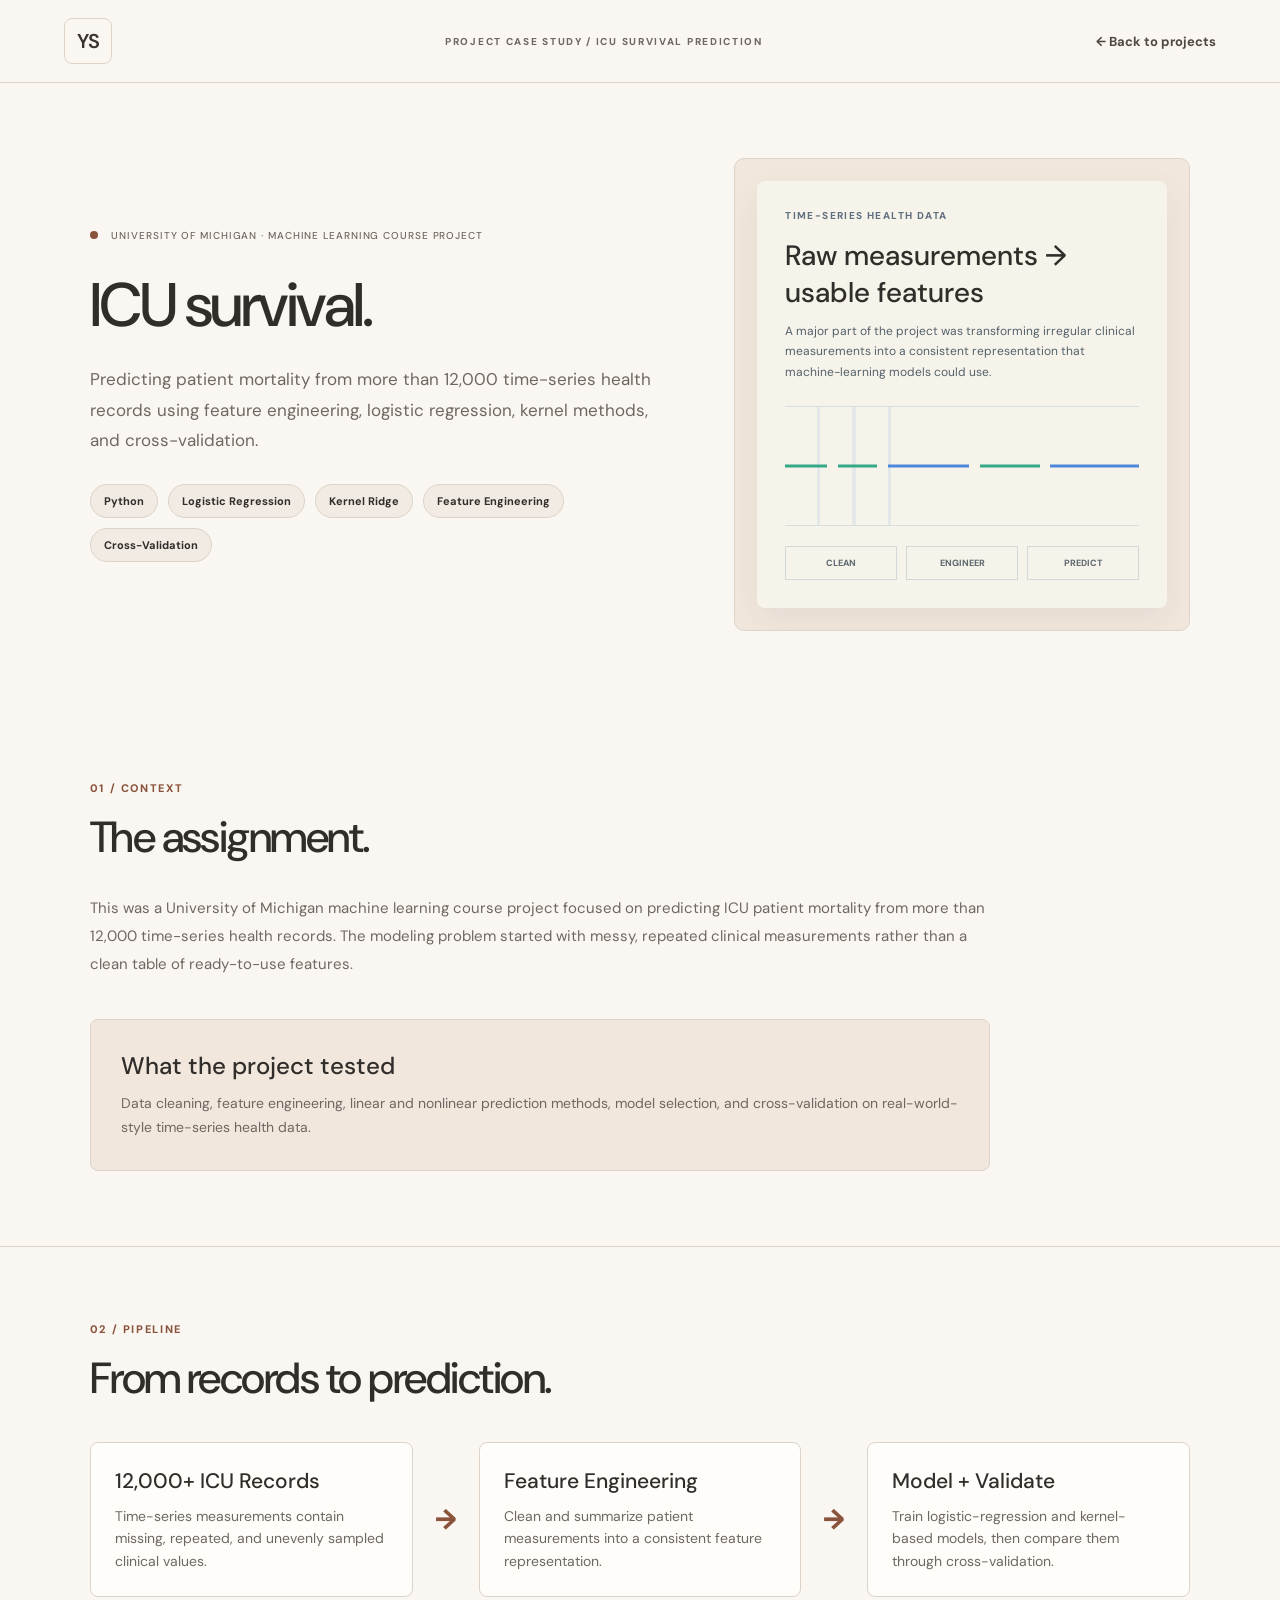
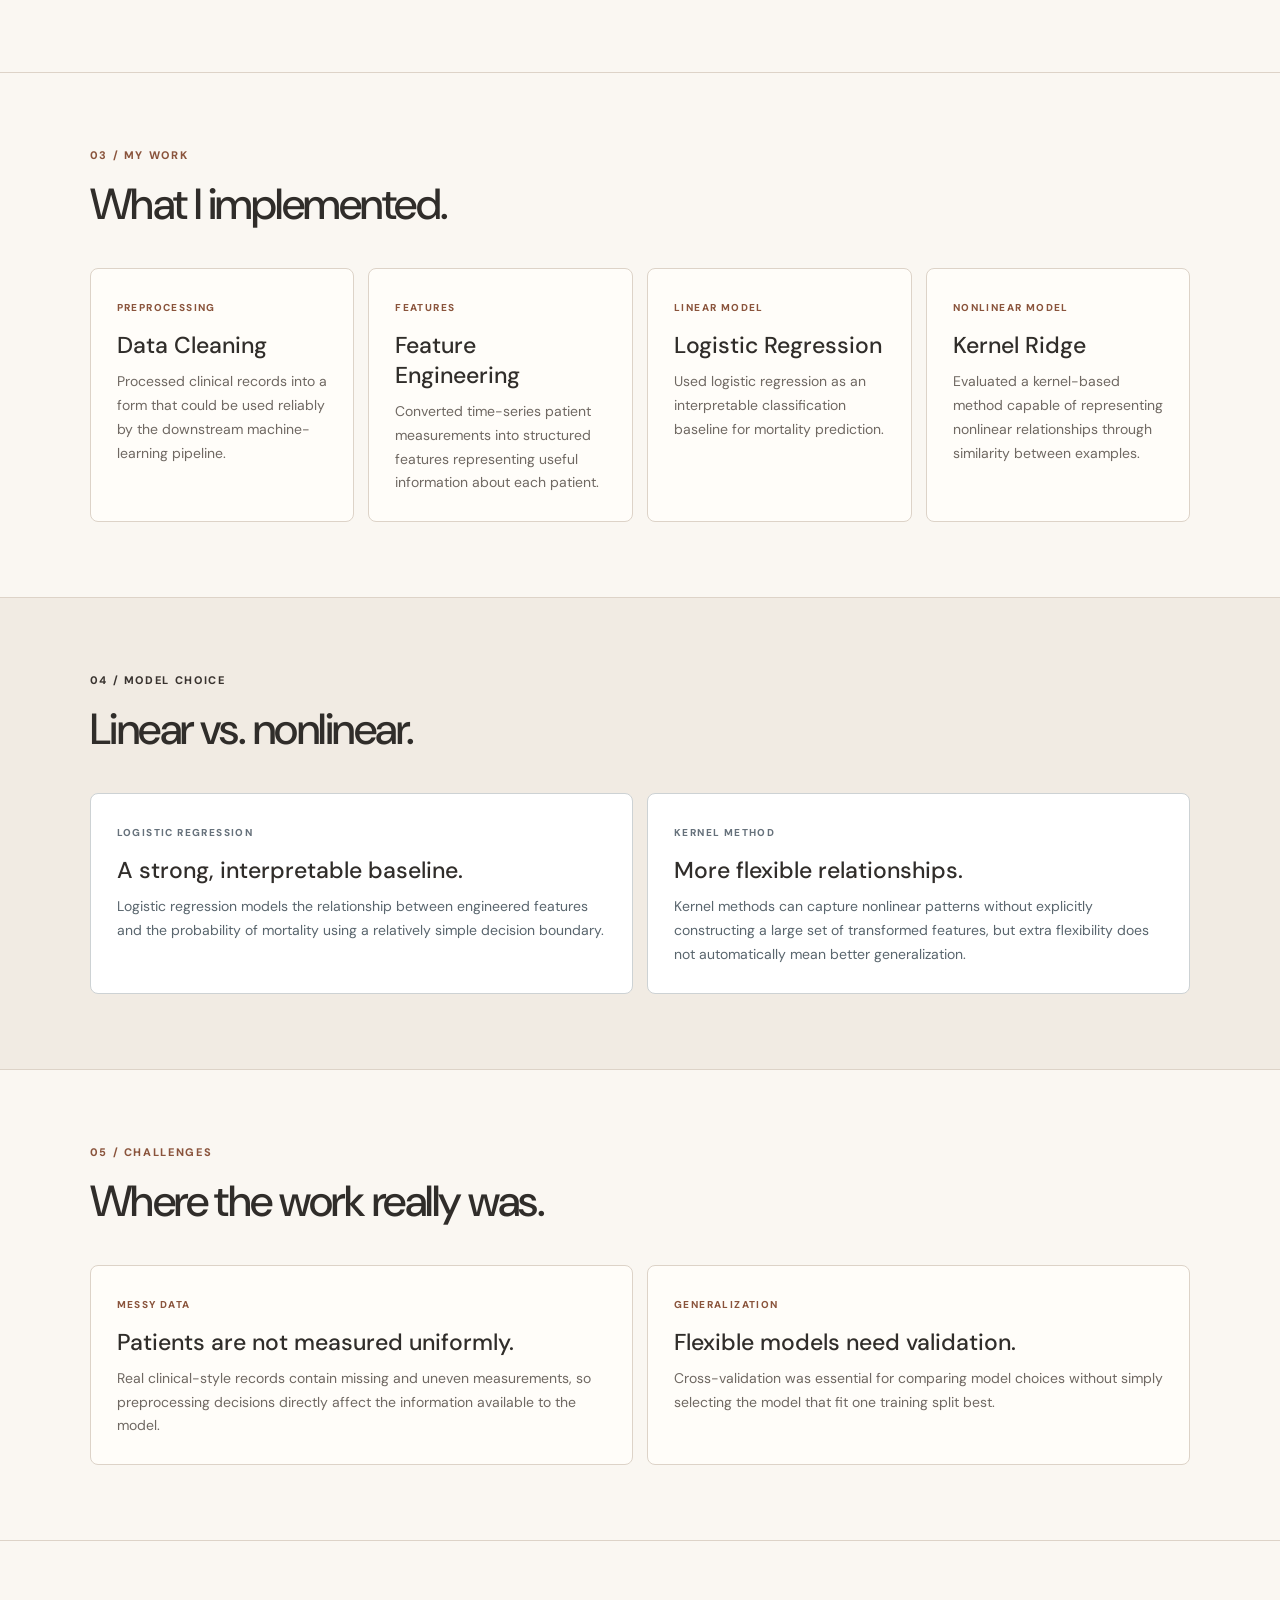
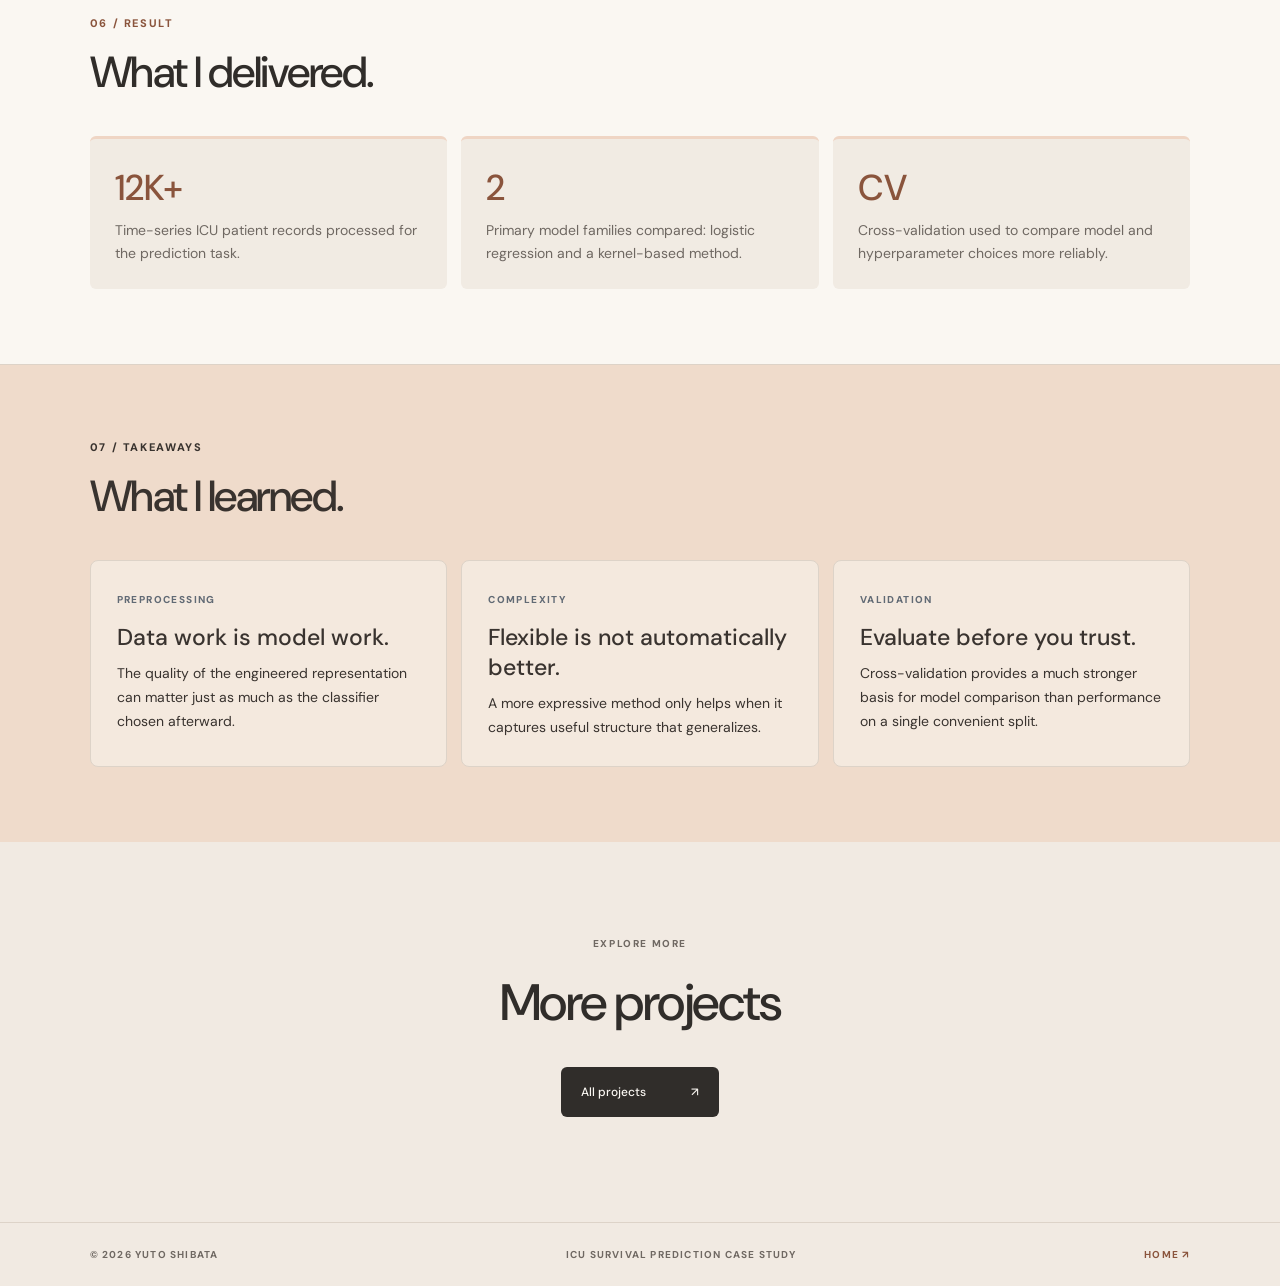
<file: projects/icu-survival.html>
<!doctype html>
<html lang="en">
<head>
  <meta charset="UTF-8">

  <meta
    name="viewport"
    content="width=device-width, initial-scale=1.0"
  >

  <meta
    name="description"
    content="ICU Survival Prediction case study — a University of Michigan machine learning project by Yuto Shibata."
  >

  <title>ICU Survival Prediction | Yuto Shibata</title>

  <link
    rel="preconnect"
    href="https://fonts.googleapis.com"
  >

  <link
    rel="preconnect"
    href="https://fonts.gstatic.com"
    crossorigin
  >

  <link
    href="https://fonts.googleapis.com/css2?family=DM+Sans:wght@400;500;600;700&display=swap"
    rel="stylesheet"
  >

  <link
    rel="stylesheet"
    href="project.css?v=2"
  >
</head>

<body class="icu-page">
  <div class="page">

    <!-- =====================================================
         NAVIGATION
         ===================================================== -->

    <header class="nav-wrap">
      <nav>
        <a
          class="crest home-transition"
          href="../index.html"
          aria-label="Home"
        >
          YS
        </a>

        <div class="case-label">
          PROJECT CASE STUDY / ICU SURVIVAL PREDICTION
        </div>

        <a
          class="back-link home-transition"
          href="../index.html#projects"
        >
          ← Back to projects
        </a>
      </nav>
    </header>


    <main>

      <!-- ===================================================
           HERO
           =================================================== -->

      <section class="hero">
        <div class="reveal-left">
          <div class="kicker">
            UNIVERSITY OF MICHIGAN · MACHINE LEARNING COURSE PROJECT
          </div>

          <h1>ICU survival.</h1>

          <p class="hero-copy">
            Predicting patient mortality from more than
            12,000 time-series health records using feature
            engineering, logistic regression, kernel methods,
            and cross-validation.
          </p>

          <div class="meta">
            <span>Python</span>
            <span>Logistic Regression</span>
            <span>Kernel Ridge</span>
            <span>Feature Engineering</span>
            <span>Cross-Validation</span>
          </div>
        </div>


        <div class="project-visual reveal-right">
          <div class="visual-card">
            <div class="mini">
              TIME-SERIES HEALTH DATA
            </div>

            <h3>
              Raw measurements → usable features
            </h3>

            <p>
              A major part of the project was transforming
              irregular clinical measurements into a
              consistent representation that machine-learning
              models could use.
            </p>

            <div class="signal">
              <div class="signal-line"></div>
            </div>

            <div class="signal-points">
              <span>CLEAN</span>
              <span>ENGINEER</span>
              <span>PREDICT</span>
            </div>
          </div>
        </div>
      </section>


      <!-- ===================================================
           01 / ASSIGNMENT
           =================================================== -->

      <section class="section">
        <div class="heading reveal">
          <div class="idx">01 / CONTEXT</div>

          <h2>The assignment.</h2>
        </div>

        <p class="prose reveal">
          This was a University of Michigan machine learning
          course project focused on predicting ICU patient
          mortality from more than 12,000 time-series health
          records. The modeling problem started with messy,
          repeated clinical measurements rather than a clean
          table of ready-to-use features.
        </p>

        <div class="context reveal-scale">
          <b>What the project tested</b>

          <p>
            Data cleaning, feature engineering, linear and
            nonlinear prediction methods, model selection,
            and cross-validation on real-world-style
            time-series health data.
          </p>
        </div>
      </section>


      <!-- ===================================================
           02 / PIPELINE
           =================================================== -->

      <section class="section">
        <div class="heading reveal">
          <div class="idx">02 / PIPELINE</div>

          <h2>From records to prediction.</h2>
        </div>

        <div class="flow">
          <div class="flow-box reveal-left">
            <b>12,000+ ICU Records</b>

            <span>
              Time-series measurements contain missing,
              repeated, and unevenly sampled clinical values.
            </span>
          </div>

          <div class="arrow">→</div>

          <div class="flow-box reveal">
            <b>Feature Engineering</b>

            <span>
              Clean and summarize patient measurements into a
              consistent feature representation.
            </span>
          </div>

          <div class="arrow">→</div>

          <div class="flow-box reveal-right">
            <b>Model + Validate</b>

            <span>
              Train logistic-regression and kernel-based
              models, then compare them through
              cross-validation.
            </span>
          </div>
        </div>
      </section>


      <!-- ===================================================
           03 / MY WORK
           =================================================== -->

      <section class="section">
        <div class="heading reveal">
          <div class="idx">03 / MY WORK</div>

          <h2>What I implemented.</h2>
        </div>

        <div class="grid-4">
          <article class="card reveal-scale">
            <span>PREPROCESSING</span>

            <h3>Data Cleaning</h3>

            <p>
              Processed clinical records into a form that
              could be used reliably by the downstream
              machine-learning pipeline.
            </p>
          </article>

          <article class="card reveal-scale">
            <span>FEATURES</span>

            <h3>Feature Engineering</h3>

            <p>
              Converted time-series patient measurements into
              structured features representing useful
              information about each patient.
            </p>
          </article>

          <article class="card reveal-scale">
            <span>LINEAR MODEL</span>

            <h3>Logistic Regression</h3>

            <p>
              Used logistic regression as an interpretable
              classification baseline for mortality
              prediction.
            </p>
          </article>

          <article class="card reveal-scale">
            <span>NONLINEAR MODEL</span>

            <h3>Kernel Ridge</h3>

            <p>
              Evaluated a kernel-based method capable of
              representing nonlinear relationships through
              similarity between examples.
            </p>
          </article>
        </div>
      </section>


      <!-- ===================================================
           04 / MODEL COMPARISON
           =================================================== -->

      <section class="section light">
        <div class="inner">
          <div class="heading reveal">
            <div class="idx">04 / MODEL CHOICE</div>

            <h2>Linear vs. nonlinear.</h2>
          </div>

          <div class="grid-2">
            <article class="card reveal-left">
              <span>LOGISTIC REGRESSION</span>

              <h3>
                A strong, interpretable baseline.
              </h3>

              <p>
                Logistic regression models the relationship
                between engineered features and the
                probability of mortality using a relatively
                simple decision boundary.
              </p>
            </article>

            <article class="card reveal-right">
              <span>KERNEL METHOD</span>

              <h3>
                More flexible relationships.
              </h3>

              <p>
                Kernel methods can capture nonlinear patterns
                without explicitly constructing a large set
                of transformed features, but extra flexibility
                does not automatically mean better
                generalization.
              </p>
            </article>
          </div>
        </div>
      </section>


      <!-- ===================================================
           05 / CHALLENGES
           =================================================== -->

      <section class="section">
        <div class="heading reveal">
          <div class="idx">05 / CHALLENGES</div>

          <h2>Where the work really was.</h2>
        </div>

        <div class="grid-2">
          <article class="card reveal-left">
            <span>MESSY DATA</span>

            <h3>
              Patients are not measured uniformly.
            </h3>

            <p>
              Real clinical-style records contain missing and
              uneven measurements, so preprocessing decisions
              directly affect the information available to
              the model.
            </p>
          </article>

          <article class="card reveal-right">
            <span>GENERALIZATION</span>

            <h3>
              Flexible models need validation.
            </h3>

            <p>
              Cross-validation was essential for comparing
              model choices without simply selecting the
              model that fit one training split best.
            </p>
          </article>
        </div>
      </section>


      <!-- ===================================================
           06 / RESULT
           =================================================== -->

      <section class="section">
        <div class="heading reveal">
          <div class="idx">06 / RESULT</div>

          <h2>What I delivered.</h2>
        </div>

        <div class="result-grid">
          <div class="metric reveal-scale">
            <strong>12K+</strong>

            <span>
              Time-series ICU patient records processed for
              the prediction task.
            </span>
          </div>

          <div class="metric reveal-scale">
            <strong>2</strong>

            <span>
              Primary model families compared: logistic
              regression and a kernel-based method.
            </span>
          </div>

          <div class="metric reveal-scale">
            <strong>CV</strong>

            <span>
              Cross-validation used to compare model and
              hyperparameter choices more reliably.
            </span>
          </div>
        </div>
      </section>


      <!-- ===================================================
           07 / TAKEAWAYS
           =================================================== -->

      <section class="section takeaway">
        <div class="inner">
          <div class="heading reveal">
            <div class="idx">07 / TAKEAWAYS</div>

            <h2>What I learned.</h2>
          </div>

          <div class="grid-3">
            <article class="card reveal-scale">
              <span>PREPROCESSING</span>

              <h3>Data work is model work.</h3>

              <p>
                The quality of the engineered representation
                can matter just as much as the classifier
                chosen afterward.
              </p>
            </article>

            <article class="card reveal-scale">
              <span>COMPLEXITY</span>

              <h3>Flexible is not automatically better.</h3>

              <p>
                A more expressive method only helps when it
                captures useful structure that generalizes.
              </p>
            </article>

            <article class="card reveal-scale">
              <span>VALIDATION</span>

              <h3>Evaluate before you trust.</h3>

              <p>
                Cross-validation provides a much stronger
                basis for model comparison than performance
                on a single convenient split.
              </p>
            </article>
          </div>
        </div>
      </section>


      <!-- ===================================================
           BACK TO PROJECTS
           =================================================== -->

      <section class="next">
        <p>EXPLORE MORE</p>

        <h2>More projects</h2>

        <a
          class="home-transition"
          href="../index.html#projects"
        >
          All projects
          <span>↗</span>
        </a>
      </section>
    </main>


    <footer>
      <span>© 2026 YUTO SHIBATA</span>
      <span>ICU SURVIVAL PREDICTION CASE STUDY</span>

      <a
        class="home-transition"
        href="../index.html"
      >
        HOME ↗
      </a>
    </footer>
  </div>


  <div
    id="transition-ball"
    class="transition-ball"
    aria-hidden="true"
  >
    ⚽
  </div>


  <script src="project.js?v=1"></script>
</body>
</html>
</file>
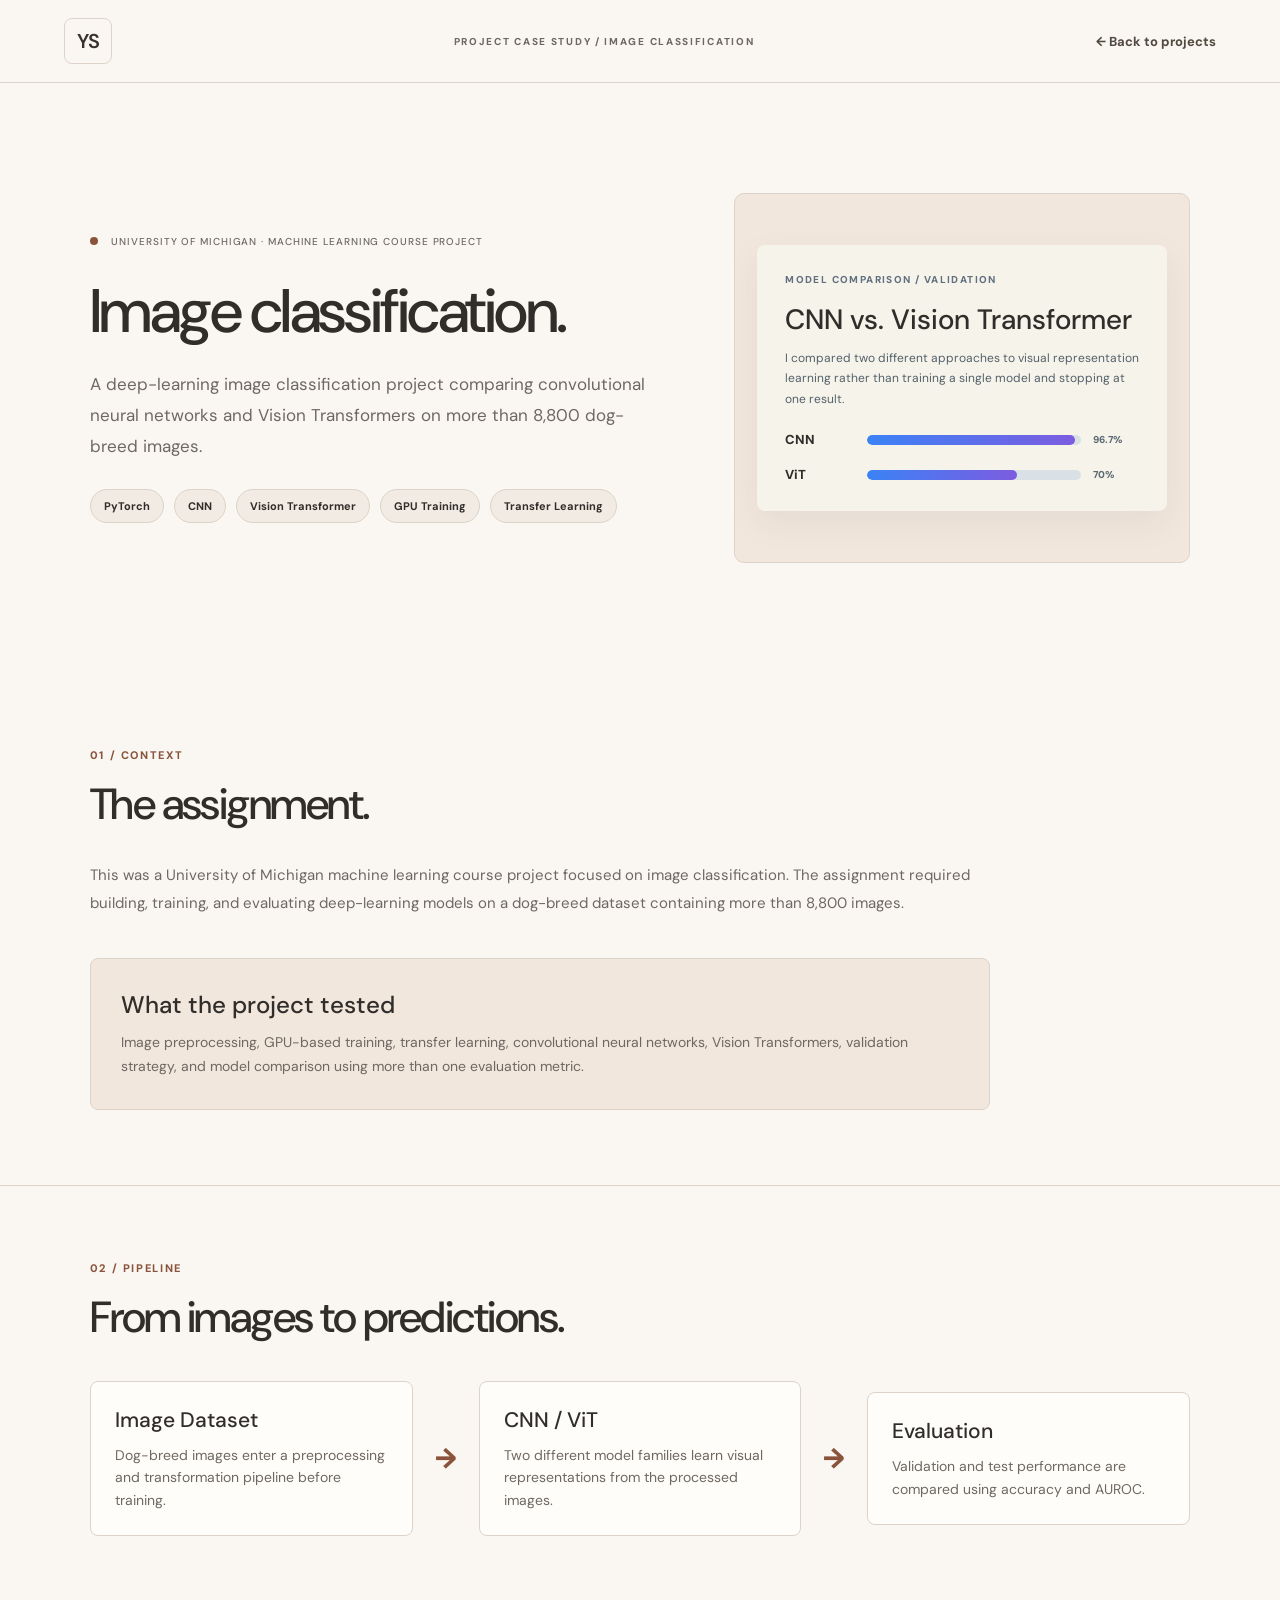
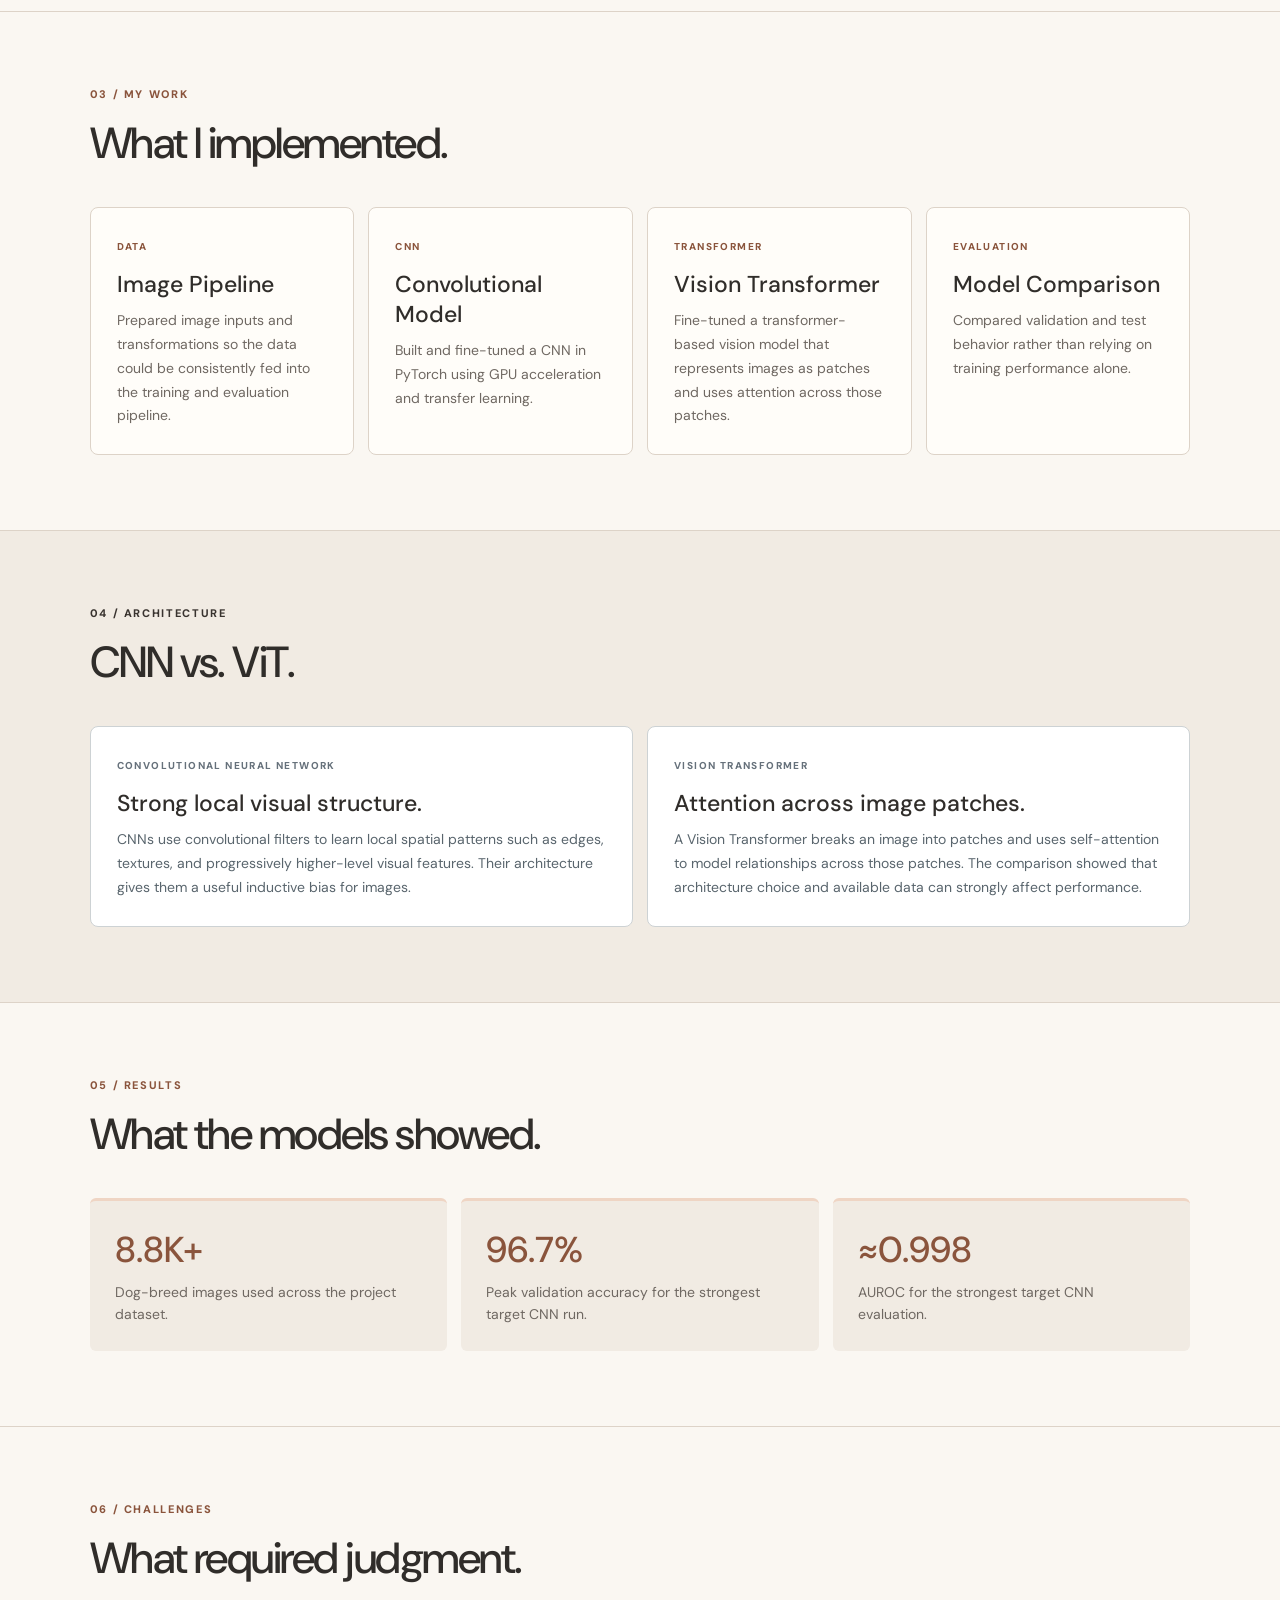
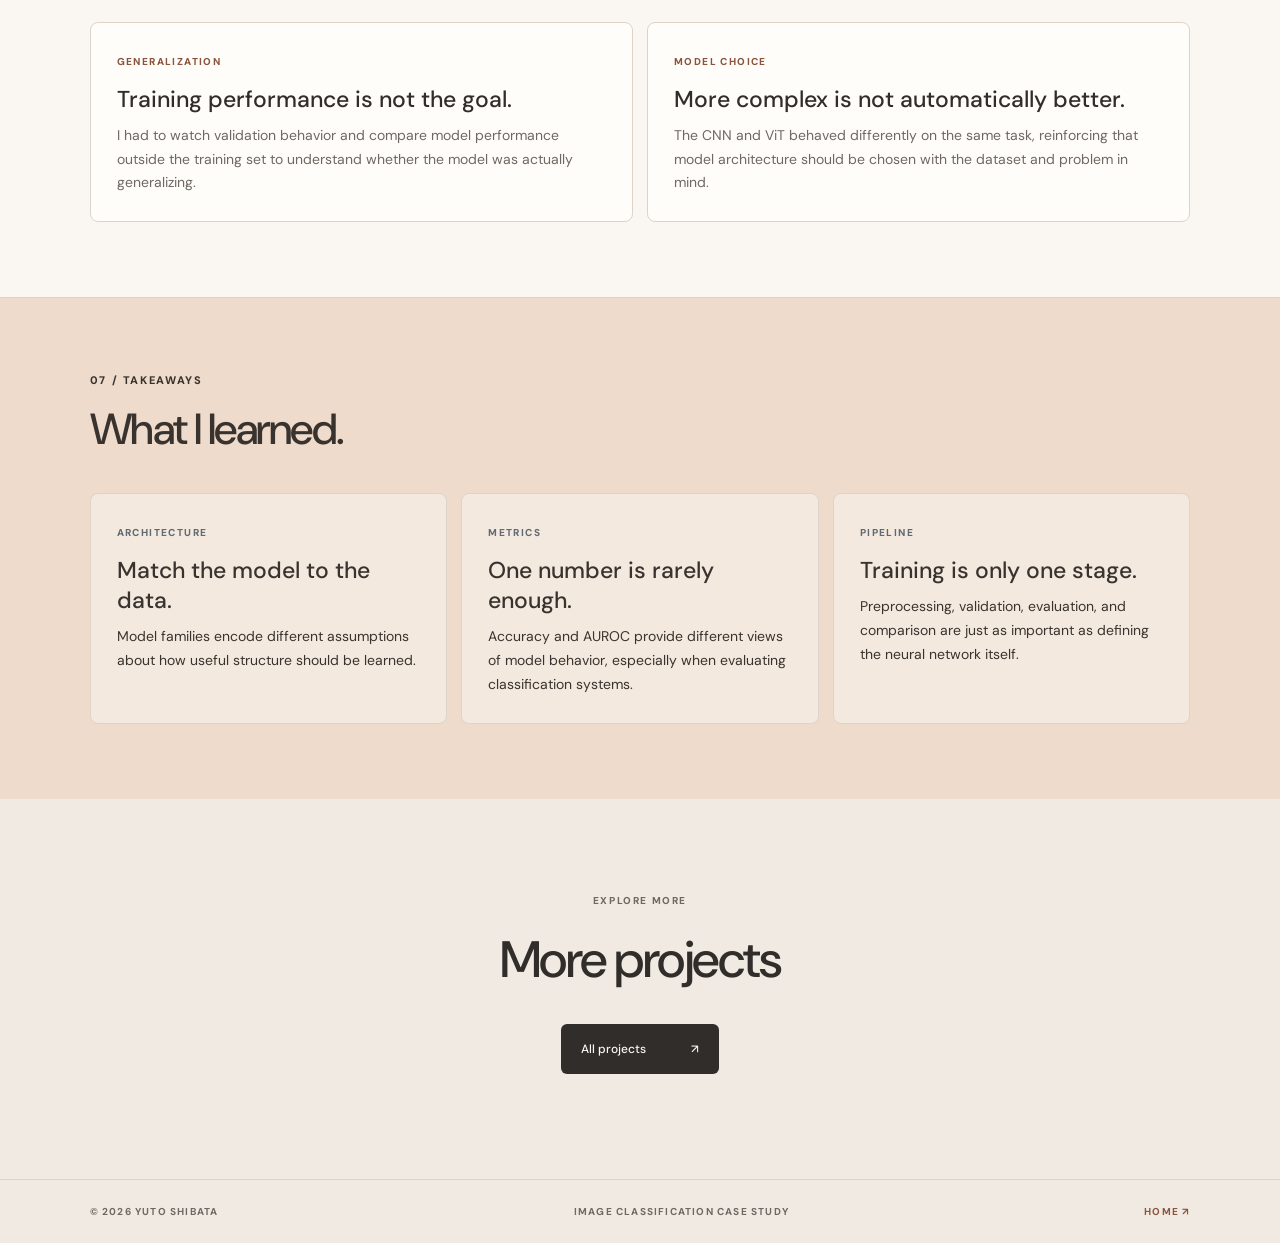
<file: projects/image-classification.html>
<!doctype html>
<html lang="en">
<head>
  <meta charset="UTF-8">

  <meta
    name="viewport"
    content="width=device-width, initial-scale=1.0"
  >

  <meta
    name="description"
    content="Image Classification case study — a University of Michigan machine learning project by Yuto Shibata."
  >

  <title>Image Classification | Yuto Shibata</title>

  <link
    rel="preconnect"
    href="https://fonts.googleapis.com"
  >

  <link
    rel="preconnect"
    href="https://fonts.gstatic.com"
    crossorigin
  >

  <link
    href="https://fonts.googleapis.com/css2?family=DM+Sans:wght@400;500;600;700&display=swap"
    rel="stylesheet"
  >

  <link
    rel="stylesheet"
    href="project.css?v=2"
  >
</head>

<body class="image-page">
  <div class="page">

    <!-- =====================================================
         NAVIGATION
         ===================================================== -->

    <header class="nav-wrap">
      <nav>
        <a
          class="crest home-transition"
          href="../index.html"
          aria-label="Home"
        >
          YS
        </a>

        <div class="case-label">
          PROJECT CASE STUDY / IMAGE CLASSIFICATION
        </div>

        <a
          class="back-link home-transition"
          href="../index.html#projects"
        >
          ← Back to projects
        </a>
      </nav>
    </header>


    <main>

      <!-- ===================================================
           HERO
           =================================================== -->

      <section class="hero">
        <div class="reveal-left">
          <div class="kicker">
            UNIVERSITY OF MICHIGAN · MACHINE LEARNING COURSE PROJECT
          </div>

          <h1>Image classification.</h1>

          <p class="hero-copy">
            A deep-learning image classification project
            comparing convolutional neural networks and
            Vision Transformers on more than 8,800 dog-breed
            images.
          </p>

          <div class="meta">
            <span>PyTorch</span>
            <span>CNN</span>
            <span>Vision Transformer</span>
            <span>GPU Training</span>
            <span>Transfer Learning</span>
          </div>
        </div>


        <div class="project-visual reveal-right">
          <div class="visual-card">
            <div class="mini">
              MODEL COMPARISON / VALIDATION
            </div>

            <h3>
              CNN vs. Vision Transformer
            </h3>

            <p>
              I compared two different approaches to visual
              representation learning rather than training a
              single model and stopping at one result.
            </p>

            <div class="model-comparison">
              <div class="model-row">
                <b>CNN</b>

                <div class="model-bar">
                  <span></span>
                </div>

                <em>96.7%</em>
              </div>

              <div class="model-row">
                <b>ViT</b>

                <div class="model-bar">
                  <span></span>
                </div>

                <em>70%</em>
              </div>
            </div>
          </div>
        </div>
      </section>


      <!-- ===================================================
           01 / ASSIGNMENT
           =================================================== -->

      <section class="section">
        <div class="heading reveal">
          <div class="idx">01 / CONTEXT</div>

          <h2>The assignment.</h2>
        </div>

        <p class="prose reveal">
          This was a University of Michigan machine learning
          course project focused on image classification.
          The assignment required building, training, and
          evaluating deep-learning models on a dog-breed
          dataset containing more than 8,800 images.
        </p>

        <div class="context reveal-scale">
          <b>What the project tested</b>

          <p>
            Image preprocessing, GPU-based training, transfer
            learning, convolutional neural networks, Vision
            Transformers, validation strategy, and model
            comparison using more than one evaluation metric.
          </p>
        </div>
      </section>


      <!-- ===================================================
           02 / PIPELINE
           =================================================== -->

      <section class="section">
        <div class="heading reveal">
          <div class="idx">02 / PIPELINE</div>

          <h2>From images to predictions.</h2>
        </div>

        <div class="flow">
          <div class="flow-box reveal-left">
            <b>Image Dataset</b>

            <span>
              Dog-breed images enter a preprocessing and
              transformation pipeline before training.
            </span>
          </div>

          <div class="arrow">→</div>

          <div class="flow-box reveal">
            <b>CNN / ViT</b>

            <span>
              Two different model families learn visual
              representations from the processed images.
            </span>
          </div>

          <div class="arrow">→</div>

          <div class="flow-box reveal-right">
            <b>Evaluation</b>

            <span>
              Validation and test performance are compared
              using accuracy and AUROC.
            </span>
          </div>
        </div>
      </section>


      <!-- ===================================================
           03 / MY WORK
           =================================================== -->

      <section class="section">
        <div class="heading reveal">
          <div class="idx">03 / MY WORK</div>

          <h2>What I implemented.</h2>
        </div>

        <div class="grid-4">
          <article class="card reveal-scale">
            <span>DATA</span>

            <h3>Image Pipeline</h3>

            <p>
              Prepared image inputs and transformations so
              the data could be consistently fed into the
              training and evaluation pipeline.
            </p>
          </article>

          <article class="card reveal-scale">
            <span>CNN</span>

            <h3>Convolutional Model</h3>

            <p>
              Built and fine-tuned a CNN in PyTorch using GPU
              acceleration and transfer learning.
            </p>
          </article>

          <article class="card reveal-scale">
            <span>TRANSFORMER</span>

            <h3>Vision Transformer</h3>

            <p>
              Fine-tuned a transformer-based vision model that
              represents images as patches and uses attention
              across those patches.
            </p>
          </article>

          <article class="card reveal-scale">
            <span>EVALUATION</span>

            <h3>Model Comparison</h3>

            <p>
              Compared validation and test behavior rather
              than relying on training performance alone.
            </p>
          </article>
        </div>
      </section>


      <!-- ===================================================
           04 / ARCHITECTURE
           =================================================== -->

      <section class="section light">
        <div class="inner">
          <div class="heading reveal">
            <div class="idx">04 / ARCHITECTURE</div>

            <h2>CNN vs. ViT.</h2>
          </div>

          <div class="grid-2">
            <article class="card reveal-left">
              <span>CONVOLUTIONAL NEURAL NETWORK</span>

              <h3>
                Strong local visual structure.
              </h3>

              <p>
                CNNs use convolutional filters to learn local
                spatial patterns such as edges, textures, and
                progressively higher-level visual features.
                Their architecture gives them a useful
                inductive bias for images.
              </p>
            </article>

            <article class="card reveal-right">
              <span>VISION TRANSFORMER</span>

              <h3>
                Attention across image patches.
              </h3>

              <p>
                A Vision Transformer breaks an image into
                patches and uses self-attention to model
                relationships across those patches. The
                comparison showed that architecture choice
                and available data can strongly affect
                performance.
              </p>
            </article>
          </div>
        </div>
      </section>


      <!-- ===================================================
           05 / RESULTS
           =================================================== -->

      <section class="section">
        <div class="heading reveal">
          <div class="idx">05 / RESULTS</div>

          <h2>What the models showed.</h2>
        </div>

        <div class="result-grid">
          <div class="metric reveal-scale">
            <strong>8.8K+</strong>

            <span>
              Dog-breed images used across the project
              dataset.
            </span>
          </div>

          <div class="metric reveal-scale">
            <strong>96.7%</strong>

            <span>
              Peak validation accuracy for the strongest
              target CNN run.
            </span>
          </div>

          <div class="metric reveal-scale">
            <strong>≈0.998</strong>

            <span>
              AUROC for the strongest target CNN evaluation.
            </span>
          </div>
        </div>
      </section>


      <!-- ===================================================
           06 / CHALLENGES
           =================================================== -->

      <section class="section">
        <div class="heading reveal">
          <div class="idx">06 / CHALLENGES</div>

          <h2>What required judgment.</h2>
        </div>

        <div class="grid-2">
          <article class="card reveal-left">
            <span>GENERALIZATION</span>

            <h3>
              Training performance is not the goal.
            </h3>

            <p>
              I had to watch validation behavior and compare
              model performance outside the training set to
              understand whether the model was actually
              generalizing.
            </p>
          </article>

          <article class="card reveal-right">
            <span>MODEL CHOICE</span>

            <h3>
              More complex is not automatically better.
            </h3>

            <p>
              The CNN and ViT behaved differently on the same
              task, reinforcing that model architecture should
              be chosen with the dataset and problem in mind.
            </p>
          </article>
        </div>
      </section>


      <!-- ===================================================
           07 / TAKEAWAYS
           =================================================== -->

      <section class="section takeaway">
        <div class="inner">
          <div class="heading reveal">
            <div class="idx">07 / TAKEAWAYS</div>

            <h2>What I learned.</h2>
          </div>

          <div class="grid-3">
            <article class="card reveal-scale">
              <span>ARCHITECTURE</span>

              <h3>Match the model to the data.</h3>

              <p>
                Model families encode different assumptions
                about how useful structure should be learned.
              </p>
            </article>

            <article class="card reveal-scale">
              <span>METRICS</span>

              <h3>One number is rarely enough.</h3>

              <p>
                Accuracy and AUROC provide different views of
                model behavior, especially when evaluating
                classification systems.
              </p>
            </article>

            <article class="card reveal-scale">
              <span>PIPELINE</span>

              <h3>Training is only one stage.</h3>

              <p>
                Preprocessing, validation, evaluation, and
                comparison are just as important as defining
                the neural network itself.
              </p>
            </article>
          </div>
        </div>
      </section>


      <!-- ===================================================
           BACK TO PROJECTS
           =================================================== -->

      <section class="next">
        <p>EXPLORE MORE</p>

        <h2>More projects</h2>

        <a
          class="home-transition"
          href="../index.html#projects"
        >
          All projects
          <span>↗</span>
        </a>
      </section>
    </main>


    <footer>
      <span>© 2026 YUTO SHIBATA</span>
      <span>IMAGE CLASSIFICATION CASE STUDY</span>

      <a
        class="home-transition"
        href="../index.html"
      >
        HOME ↗
      </a>
    </footer>
  </div>


  <div
    id="transition-ball"
    class="transition-ball"
    aria-hidden="true"
  >
    ⚽
  </div>


  <script src="project.js?v=1"></script>
</body>
</html>
</file>
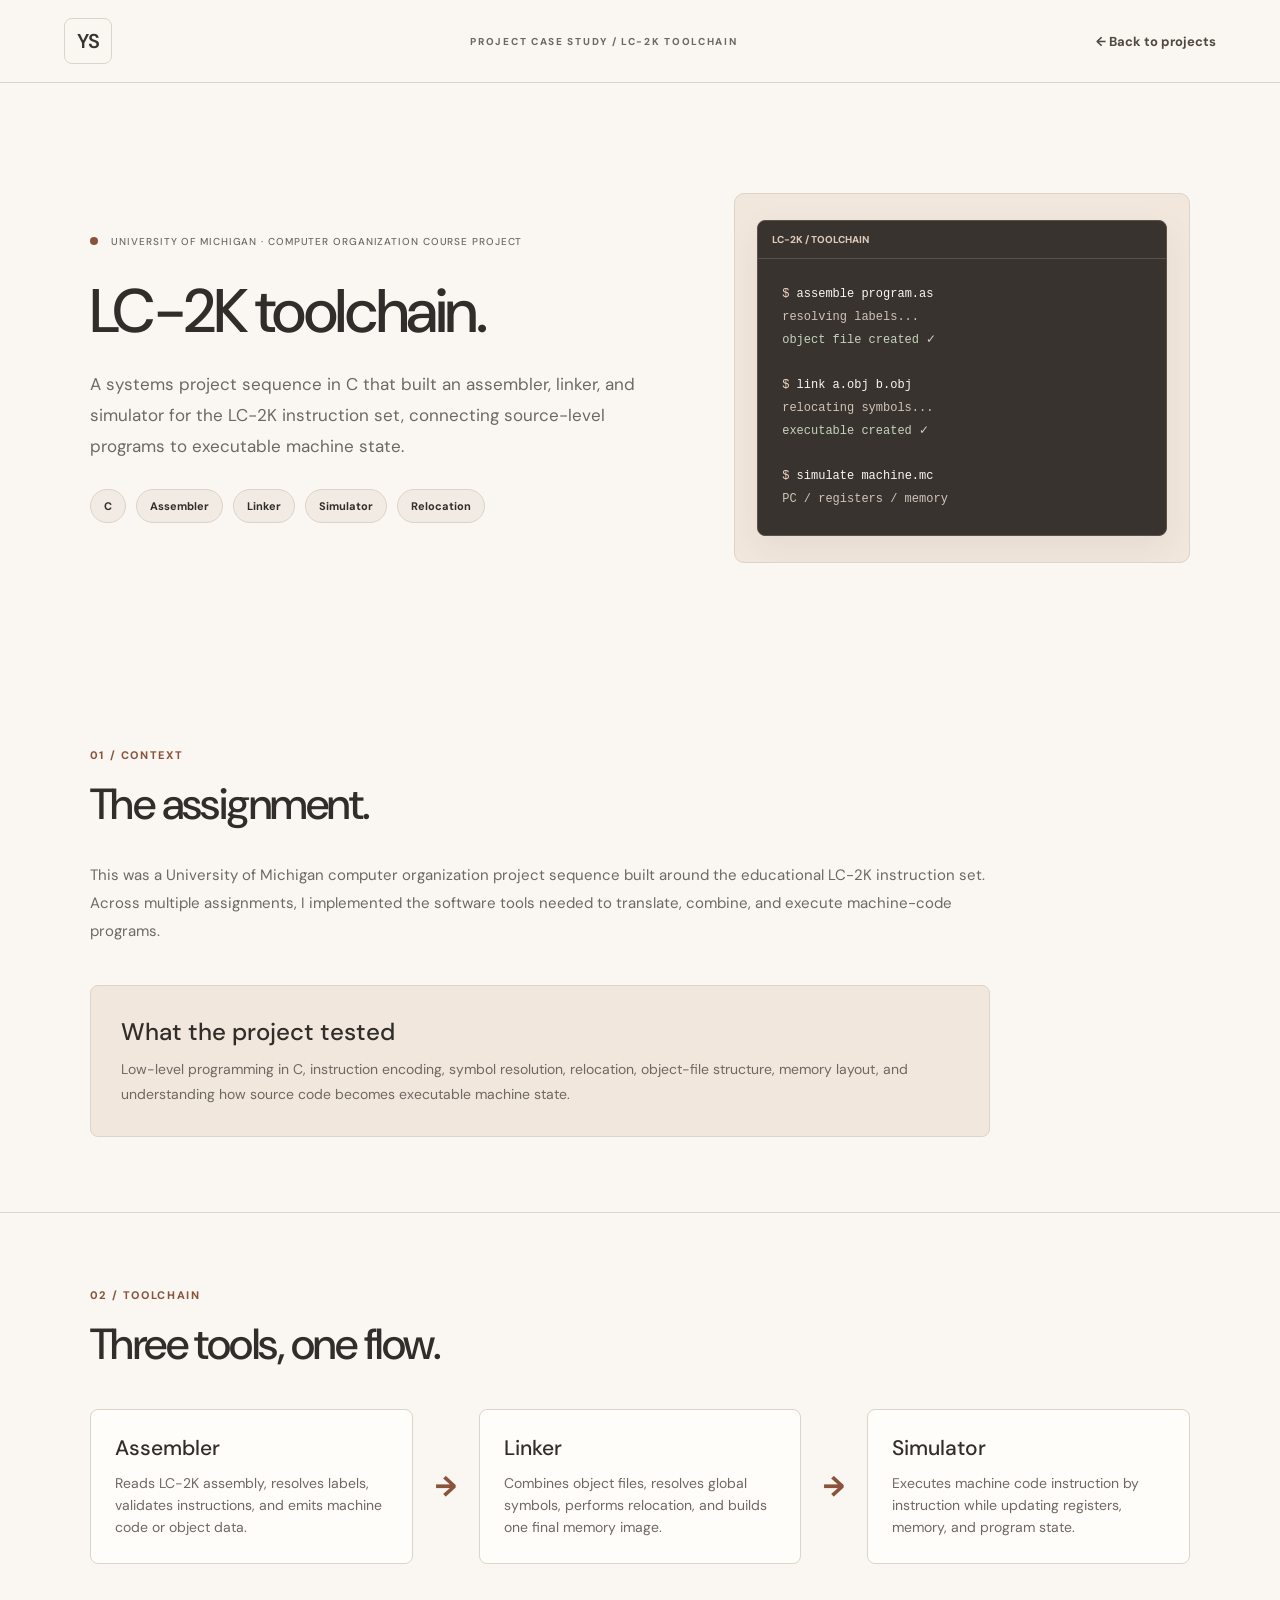
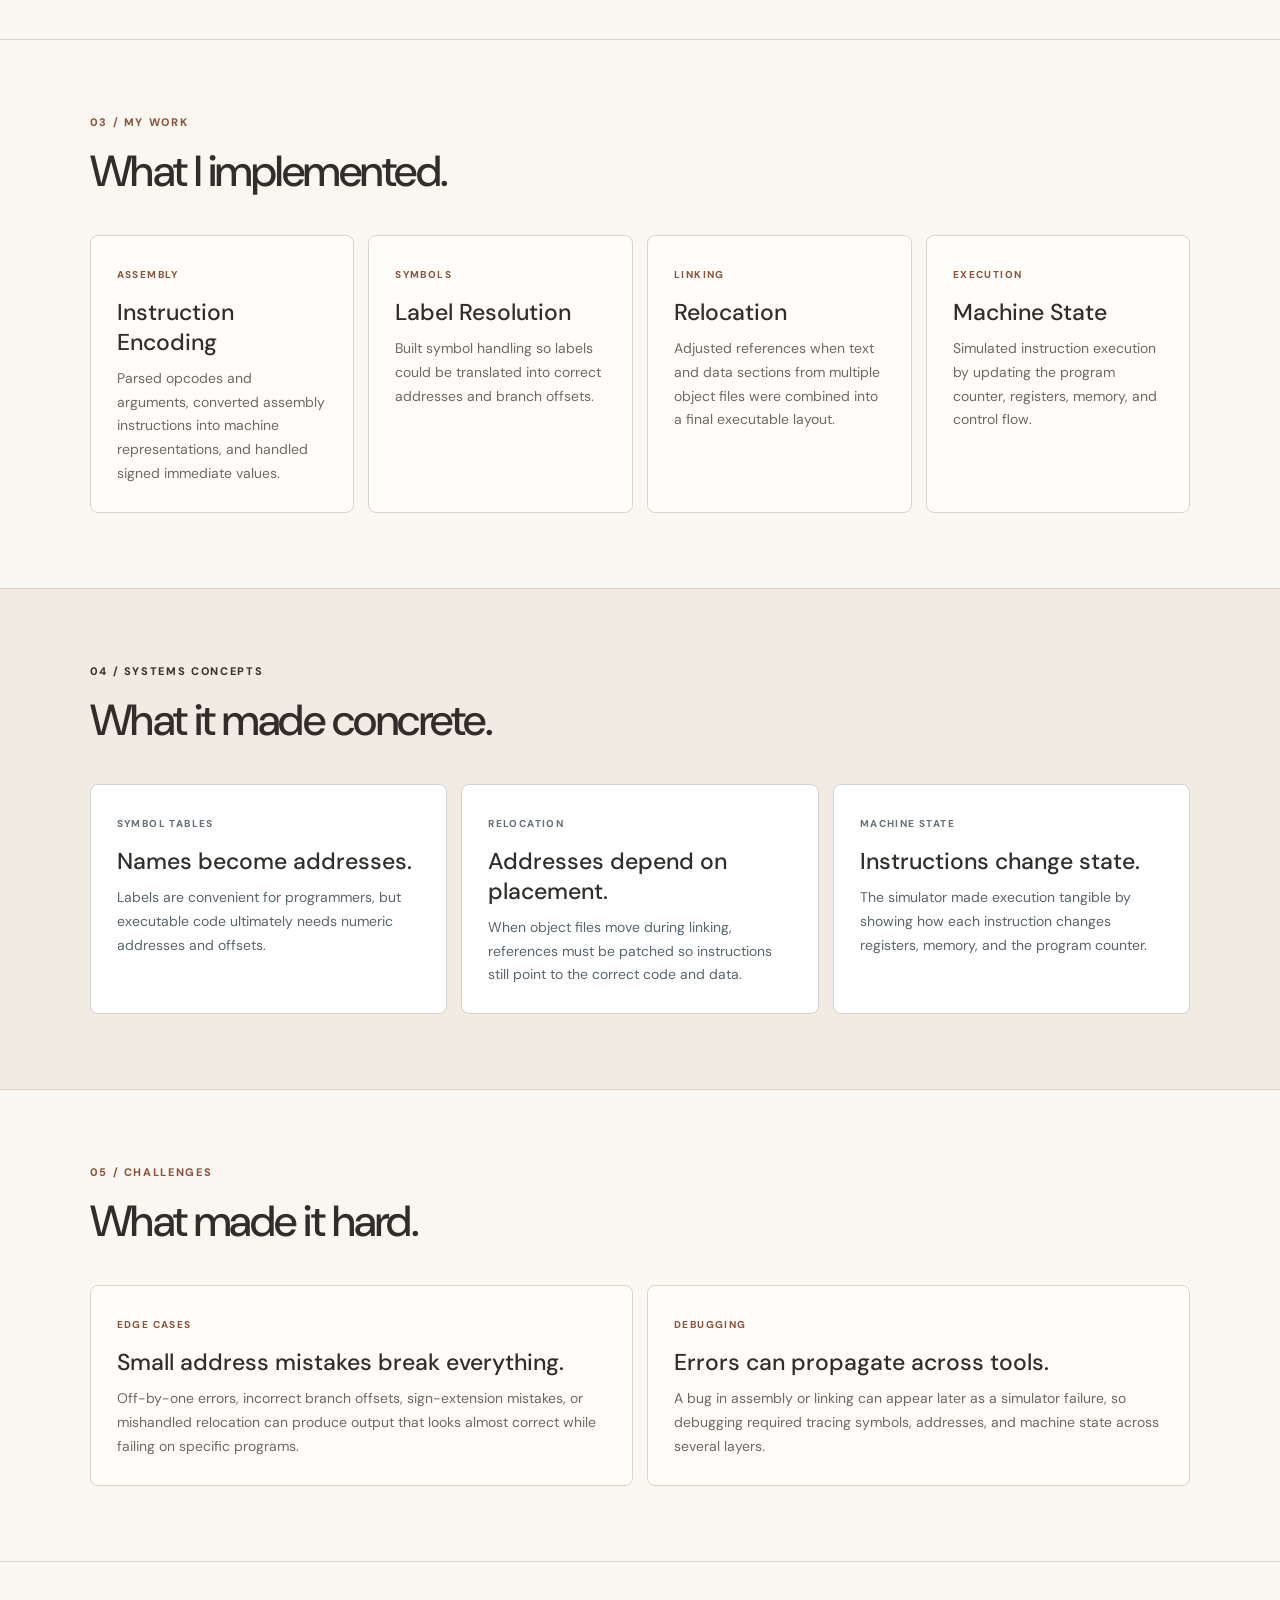
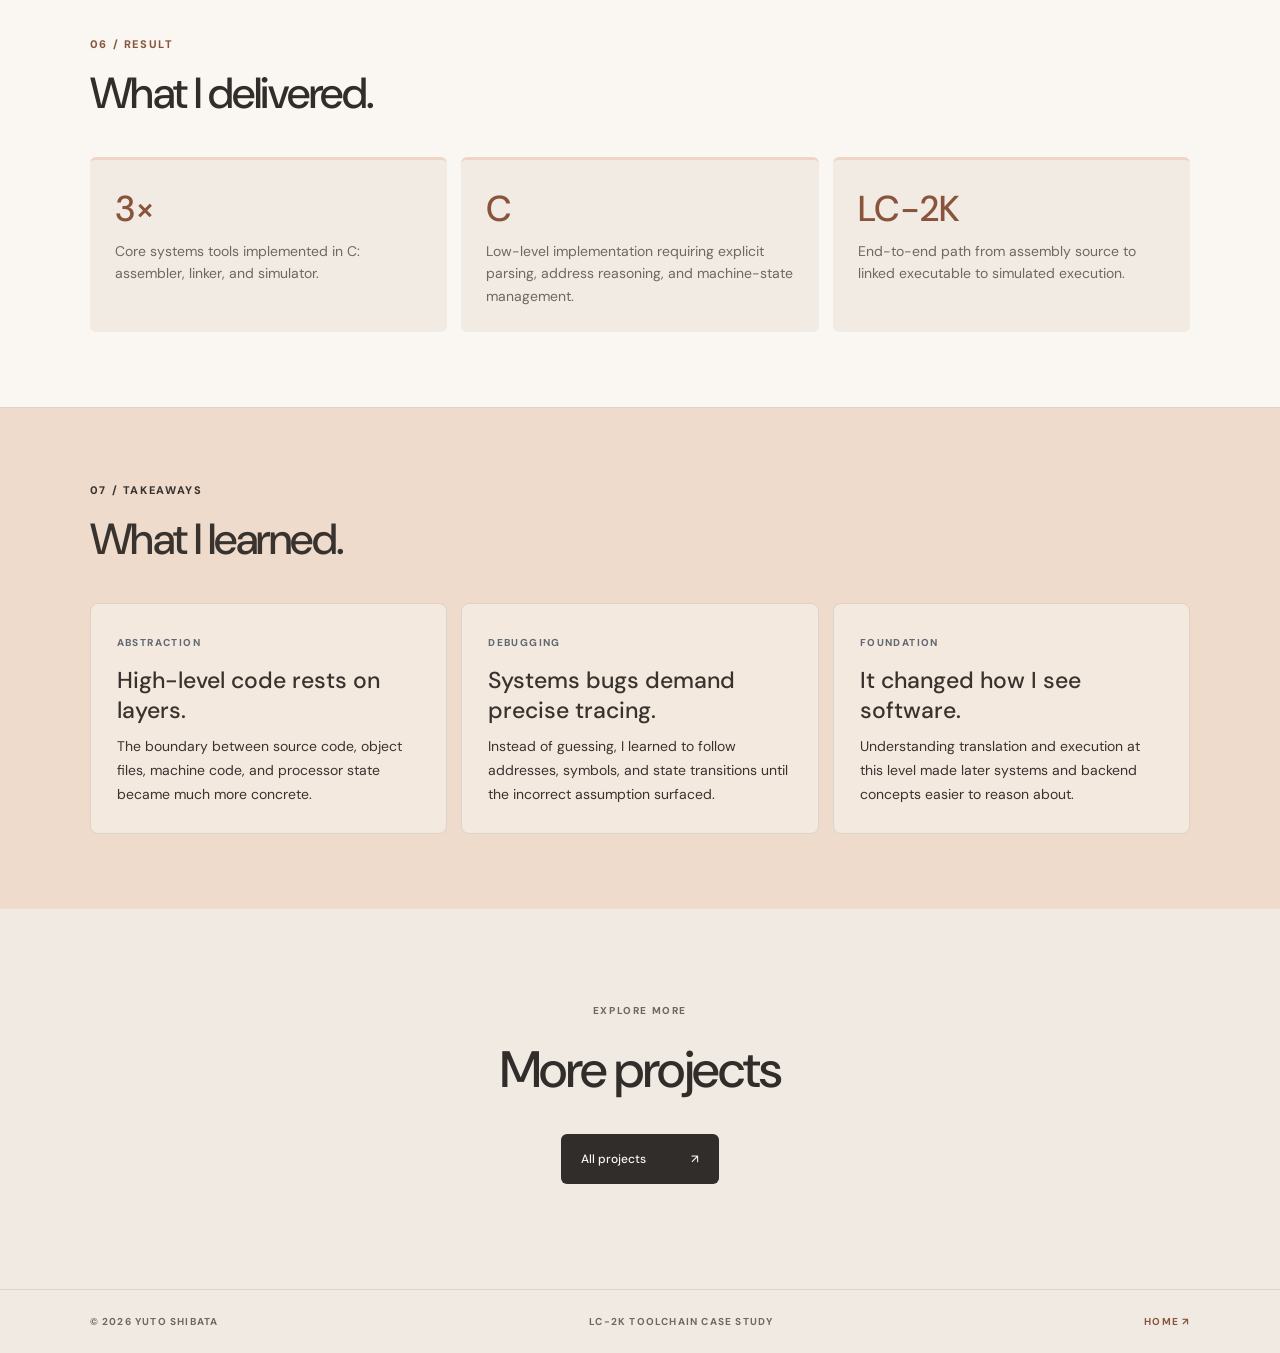
<file: projects/lc2k.html>
<!doctype html>
<html lang="en">
<head>
  <meta charset="UTF-8">

  <meta
    name="viewport"
    content="width=device-width, initial-scale=1.0"
  >

  <meta
    name="description"
    content="LC-2K Toolchain case study — a University of Michigan computer organization project by Yuto Shibata."
  >

  <title>LC-2K Toolchain | Yuto Shibata</title>

  <link
    rel="preconnect"
    href="https://fonts.googleapis.com"
  >

  <link
    rel="preconnect"
    href="https://fonts.gstatic.com"
    crossorigin
  >

  <link
    href="https://fonts.googleapis.com/css2?family=DM+Sans:wght@400;500;600;700&display=swap"
    rel="stylesheet"
  >

  <link
    rel="stylesheet"
    href="project.css?v=2"
  >
</head>

<body class="lc2k-page">
  <div class="page">

    <!-- =====================================================
         NAVIGATION
         ===================================================== -->

    <header class="nav-wrap">
      <nav>
        <a
          class="crest home-transition"
          href="../index.html"
          aria-label="Home"
        >
          YS
        </a>

        <div class="case-label">
          PROJECT CASE STUDY / LC-2K TOOLCHAIN
        </div>

        <a
          class="back-link home-transition"
          href="../index.html#projects"
        >
          ← Back to projects
        </a>
      </nav>
    </header>


    <main>

      <!-- ===================================================
           HERO
           =================================================== -->

      <section class="hero">
        <div class="reveal-left">
          <div class="kicker">
            UNIVERSITY OF MICHIGAN · COMPUTER ORGANIZATION COURSE PROJECT
          </div>

          <h1>LC-2K toolchain.</h1>

          <p class="hero-copy">
            A systems project sequence in C that built an
            assembler, linker, and simulator for the LC-2K
            instruction set, connecting source-level programs
            to executable machine state.
          </p>

          <div class="meta">
            <span>C</span>
            <span>Assembler</span>
            <span>Linker</span>
            <span>Simulator</span>
            <span>Relocation</span>
          </div>
        </div>


        <div class="project-visual reveal-right">
          <div class="visual-card terminal">
            <div class="terminal-top">
              LC-2K / TOOLCHAIN
            </div>

            <div class="terminal-body">
              <div>
                <span class="prompt">$</span>
                assemble program.as
              </div>

              <div class="dim">
                resolving labels...
              </div>

              <div class="ok">
                object file created ✓
              </div>

              <br>

              <div>
                <span class="prompt">$</span>
                link a.obj b.obj
              </div>

              <div class="dim">
                relocating symbols...
              </div>

              <div class="ok">
                executable created ✓
              </div>

              <br>

              <div>
                <span class="prompt">$</span>
                simulate machine.mc
              </div>

              <div class="dim">
                PC / registers / memory
              </div>
            </div>
          </div>
        </div>
      </section>


      <!-- ===================================================
           01 / ASSIGNMENT
           =================================================== -->

      <section class="section">
        <div class="heading reveal">
          <div class="idx">01 / CONTEXT</div>

          <h2>The assignment.</h2>
        </div>

        <p class="prose reveal">
          This was a University of Michigan computer
          organization project sequence built around the
          educational LC-2K instruction set. Across multiple
          assignments, I implemented the software tools needed
          to translate, combine, and execute machine-code
          programs.
        </p>

        <div class="context reveal-scale">
          <b>What the project tested</b>

          <p>
            Low-level programming in C, instruction encoding,
            symbol resolution, relocation, object-file
            structure, memory layout, and understanding how
            source code becomes executable machine state.
          </p>
        </div>
      </section>


      <!-- ===================================================
           02 / TOOLCHAIN
           =================================================== -->

      <section class="section">
        <div class="heading reveal">
          <div class="idx">02 / TOOLCHAIN</div>

          <h2>Three tools, one flow.</h2>
        </div>

        <div class="flow">
          <div class="flow-box reveal-left">
            <b>Assembler</b>

            <span>
              Reads LC-2K assembly, resolves labels, validates
              instructions, and emits machine code or object
              data.
            </span>
          </div>

          <div class="arrow">→</div>

          <div class="flow-box reveal">
            <b>Linker</b>

            <span>
              Combines object files, resolves global symbols,
              performs relocation, and builds one final memory
              image.
            </span>
          </div>

          <div class="arrow">→</div>

          <div class="flow-box reveal-right">
            <b>Simulator</b>

            <span>
              Executes machine code instruction by instruction
              while updating registers, memory, and program
              state.
            </span>
          </div>
        </div>
      </section>


      <!-- ===================================================
           03 / MY WORK
           =================================================== -->

      <section class="section">
        <div class="heading reveal">
          <div class="idx">03 / MY WORK</div>

          <h2>What I implemented.</h2>
        </div>

        <div class="grid-4">
          <article class="card reveal-scale">
            <span>ASSEMBLY</span>

            <h3>Instruction Encoding</h3>

            <p>
              Parsed opcodes and arguments, converted assembly
              instructions into machine representations, and
              handled signed immediate values.
            </p>
          </article>

          <article class="card reveal-scale">
            <span>SYMBOLS</span>

            <h3>Label Resolution</h3>

            <p>
              Built symbol handling so labels could be
              translated into correct addresses and branch
              offsets.
            </p>
          </article>

          <article class="card reveal-scale">
            <span>LINKING</span>

            <h3>Relocation</h3>

            <p>
              Adjusted references when text and data sections
              from multiple object files were combined into a
              final executable layout.
            </p>
          </article>

          <article class="card reveal-scale">
            <span>EXECUTION</span>

            <h3>Machine State</h3>

            <p>
              Simulated instruction execution by updating the
              program counter, registers, memory, and control
              flow.
            </p>
          </article>
        </div>
      </section>


      <!-- ===================================================
           04 / SYSTEMS CONCEPTS
           =================================================== -->

      <section class="section light">
        <div class="inner">
          <div class="heading reveal">
            <div class="idx">04 / SYSTEMS CONCEPTS</div>

            <h2>What it made concrete.</h2>
          </div>

          <div class="grid-3">
            <article class="card reveal-scale">
              <span>SYMBOL TABLES</span>

              <h3>Names become addresses.</h3>

              <p>
                Labels are convenient for programmers, but
                executable code ultimately needs numeric
                addresses and offsets.
              </p>
            </article>

            <article class="card reveal-scale">
              <span>RELOCATION</span>

              <h3>Addresses depend on placement.</h3>

              <p>
                When object files move during linking,
                references must be patched so instructions
                still point to the correct code and data.
              </p>
            </article>

            <article class="card reveal-scale">
              <span>MACHINE STATE</span>

              <h3>Instructions change state.</h3>

              <p>
                The simulator made execution tangible by
                showing how each instruction changes
                registers, memory, and the program counter.
              </p>
            </article>
          </div>
        </div>
      </section>


      <!-- ===================================================
           05 / CHALLENGES
           =================================================== -->

      <section class="section">
        <div class="heading reveal">
          <div class="idx">05 / CHALLENGES</div>

          <h2>What made it hard.</h2>
        </div>

        <div class="grid-2">
          <article class="card reveal-left">
            <span>EDGE CASES</span>

            <h3>
              Small address mistakes break everything.
            </h3>

            <p>
              Off-by-one errors, incorrect branch offsets,
              sign-extension mistakes, or mishandled
              relocation can produce output that looks almost
              correct while failing on specific programs.
            </p>
          </article>

          <article class="card reveal-right">
            <span>DEBUGGING</span>

            <h3>
              Errors can propagate across tools.
            </h3>

            <p>
              A bug in assembly or linking can appear later as
              a simulator failure, so debugging required
              tracing symbols, addresses, and machine state
              across several layers.
            </p>
          </article>
        </div>
      </section>


      <!-- ===================================================
           06 / RESULT
           =================================================== -->

      <section class="section">
        <div class="heading reveal">
          <div class="idx">06 / RESULT</div>

          <h2>What I delivered.</h2>
        </div>

        <div class="result-grid">
          <div class="metric reveal-scale">
            <strong>3×</strong>

            <span>
              Core systems tools implemented in C: assembler,
              linker, and simulator.
            </span>
          </div>

          <div class="metric reveal-scale">
            <strong>C</strong>

            <span>
              Low-level implementation requiring explicit
              parsing, address reasoning, and machine-state
              management.
            </span>
          </div>

          <div class="metric reveal-scale">
            <strong>LC-2K</strong>

            <span>
              End-to-end path from assembly source to linked
              executable to simulated execution.
            </span>
          </div>
        </div>
      </section>


      <!-- ===================================================
           07 / TAKEAWAYS
           =================================================== -->

      <section class="section takeaway">
        <div class="inner">
          <div class="heading reveal">
            <div class="idx">07 / TAKEAWAYS</div>

            <h2>What I learned.</h2>
          </div>

          <div class="grid-3">
            <article class="card reveal-scale">
              <span>ABSTRACTION</span>

              <h3>High-level code rests on layers.</h3>

              <p>
                The boundary between source code, object
                files, machine code, and processor state
                became much more concrete.
              </p>
            </article>

            <article class="card reveal-scale">
              <span>DEBUGGING</span>

              <h3>Systems bugs demand precise tracing.</h3>

              <p>
                Instead of guessing, I learned to follow
                addresses, symbols, and state transitions
                until the incorrect assumption surfaced.
              </p>
            </article>

            <article class="card reveal-scale">
              <span>FOUNDATION</span>

              <h3>It changed how I see software.</h3>

              <p>
                Understanding translation and execution at
                this level made later systems and backend
                concepts easier to reason about.
              </p>
            </article>
          </div>
        </div>
      </section>


      <!-- ===================================================
           BACK TO PROJECTS
           =================================================== -->

      <section class="next">
        <p>EXPLORE MORE</p>

        <h2>More projects</h2>

        <a
          class="home-transition"
          href="../index.html#projects"
        >
          All projects
          <span>↗</span>
        </a>
      </section>
    </main>


    <footer>
      <span>© 2026 YUTO SHIBATA</span>
      <span>LC-2K TOOLCHAIN CASE STUDY</span>

      <a
        class="home-transition"
        href="../index.html"
      >
        HOME ↗
      </a>
    </footer>
  </div>


  <div
    id="transition-ball"
    class="transition-ball"
    aria-hidden="true"
  >
    ⚽
  </div>


  <script src="project.js?v=1"></script>
</body>
</html>
</file>
<file: styles.css>
:root {
  --navy: #39332f;
  --maize: #efd5c4;
  --cream: #faf7f2;
  --green: #eee5dc;
  --ink: #302d2a;
  --muted: #6f6862;
}

* {
  box-sizing: border-box;
}

html {
  scroll-behavior: smooth;
}

body {
  margin: 0;
  background: var(--cream);
  color: var(--ink);
  font-family: "DM Sans", sans-serif;
}


/* Subtle grain over the whole page */
.grain {
  position: fixed;
  inset: 0;
  z-index: 20;
  pointer-events: none;
  opacity: 0.035;
  background-image: url("data:image/svg+xml,%3Csvg viewBox='0 0 180 180' xmlns='http://www.w3.org/2000/svg'%3E%3Cfilter id='n'%3E%3CfeTurbulence type='fractalNoise' baseFrequency='.85' numOctaves='3' stitchTiles='stitch'/%3E%3C/filter%3E%3Crect width='100%25' height='100%25' filter='url(%23n)'/%3E%3C/svg%3E");
}


/* =========================================================
   2. NAVIGATION
   ========================================================= */

.nav-wrap {
  position: absolute;
  z-index: 10;
  width: 100%;
  padding: 22px 5vw;
  color: white;
}

nav {
  display: flex;
  align-items: center;
  justify-content: space-between;
  max-width: 1440px;
  margin: auto;
}

.crest {
  width: 48px;
  height: 54px;
  display: grid;
  place-items: center;
  color: var(--navy);
  background: var(--maize);
  text-decoration: none;
  clip-path: polygon(
    50% 0,
    94% 16%,
    88% 78%,
    50% 100%,
    12% 78%,
    6% 16%
  );
  transition: transform 0.2s ease;
}

.crest:hover {
  transform: translateY(-3px) rotate(-2deg);
}

.crest span {
  font: 900 20px "DM Sans", sans-serif;
}

.nav-links {
  display: flex;
  gap: 38px;
}

.nav-links a,
.text-btn {
  position: relative;
  color: inherit;
  text-decoration: none;
  font-size: 13px;
  font-weight: 600;
}

/* Small underline animation on nav links */
.nav-links a::after {
  content: "";
  position: absolute;
  left: 0;
  bottom: -7px;
  width: 100%;
  height: 2px;
  background: var(--maize);
  transform: scaleX(0);
  transform-origin: right;
  transition: transform 0.25s ease;
}

.nav-links a:hover::after {
  transform: scaleX(1);
  transform-origin: left;
}

.contact-pill {
  padding: 12px 17px;
  border-radius: 30px;
  background: white;
  color: var(--navy);
  text-decoration: none;
  font-size: 13px;
  font-weight: 700;
}

.contact-pill span {
  margin-left: 12px;
}


/* =========================================================
   3. HERO
   ========================================================= */

.hero {
  position: relative;
  min-height: 780px;
  height: 100vh;
  overflow: hidden;

  display: grid;
  grid-template-columns: 1.2fr 0.65fr;
  align-items: center;
  gap: 8vw;

  padding: 150px 7vw 90px;

  background: var(--navy);
  color: white;
}

.hero::after {
  content: "";
  position: absolute;
  right: -10vw;
  bottom: -30vh;

  width: 70vw;
  height: 75vw;

  border-radius: 50%;
  background: var(--green);
  opacity: 0.55;
}


/* Soccer-pitch lines in hero */
.pitch-lines {
  position: absolute;
  inset: 90px 3vw 60px;
  border: 1px solid #ffffff18;
}

.pitch-lines::after {
  content: "";
  position: absolute;
  left: 50%;
  top: 0;
  height: 100%;
  border-left: 1px solid #ffffff18;
}

.center-circle {
  position: absolute;
  left: 50%;
  top: 50%;

  width: 300px;
  height: 300px;

  border: 1px solid #ffffff18;
  border-radius: 50%;

  transform: translate(-50%, -50%);
}

.hero-copy,
.player-card {
  position: relative;
  z-index: 2;
}

.eyebrow {
  font-size: 12px;
  font-weight: 700;
  letter-spacing: 0.16em;
}

.live-dot {
  display: inline-block;
  width: 7px;
  height: 7px;
  margin-right: 10px;

  border-radius: 50%;
  background: var(--maize);
  box-shadow: 0 0 0 5px #efd5c422;

  animation: livePulse 2s ease-in-out infinite;
}

@keyframes livePulse {
  0%,
  100% {
    box-shadow: 0 0 0 5px #efd5c422;
  }

  50% {
    box-shadow: 0 0 0 10px #efd5c40b;
  }
}


.hero h1,
.section-heading h2,
.final-cta h2 {
  margin: 28px 0;
  font: 900 clamp(70px, 10vw, 150px) / 0.76 "DM Sans", sans-serif;
  letter-spacing: -0.045em;
}

.hero h1 span,
.section-heading em {
  color: var(--maize);
  font-style: normal;
}

.intro {
  max-width: 560px;
  color: #6f6862;
  font-size: 17px;
  line-height: 1.7;
}

.hero-actions {
  display: flex;
  align-items: center;
  gap: 28px;
  margin-top: 34px;
}

.primary-btn {
  display: inline-flex;
  gap: 45px;

  padding: 18px 20px;

  background: var(--maize);
  color: var(--navy);

  text-decoration: none;
  font-size: 13px;
  font-weight: 800;
}


/* =========================================================
   4. PLAYER CARD
   ========================================================= */

.player-card {
  justify-self: end;

  width: min(340px, 100%);
  height: 470px;
  padding: 24px;

  background: var(--maize);
  color: var(--navy);

  transform: rotate(2deg);
  box-shadow: 18px 22px 0 #e5d9cd;
}

.card-top {
  display: flex;
  justify-content: space-between;
  font: 700 12px "DM Sans", sans-serif;
  letter-spacing: 0.12em;
}

.season {
  padding: 3px 6px;
  border: 1px solid;
}

.number {
  position: absolute;
  right: 17px;
  top: 50px;

  font: 900 190px / 0.9 "DM Sans", sans-serif;
  letter-spacing: -0.08em;
  opacity: 0.12;
}

.player-info {
  position: absolute;
  left: 24px;
  bottom: 105px;
}

.player-info h2 {
  margin: 0;
  font: 900 58px / 0.78 "DM Sans", sans-serif;
}

.player-info p {
  font: 700 11px "DM Sans", sans-serif;
  letter-spacing: 0.16em;
}

.stats {
  position: absolute;
  left: 24px;
  right: 24px;
  bottom: 24px;

  display: flex;
  justify-content: space-between;

  padding-top: 14px;
  border-top: 1px solid #39332f44;
}

.stats div {
  display: flex;
  flex-direction: column;
}

.stats strong {
  font: 800 23px "DM Sans", sans-serif;
}

.stats span {
  font-size: 9px;
  letter-spacing: 0.12em;
}


/* =========================================================
   5. SCORE STRIP + TECHNOLOGY TICKER
   ========================================================= */

.score-strip {
  position: absolute;
  z-index: 3;
  left: 0;
  right: 0;
  bottom: 0;

  height: 48px;

  display: flex;
  align-items: center;
  justify-content: space-around;

  background: #f1eae2;

  font: 700 10px "DM Sans", sans-serif;
  letter-spacing: 0.18em;
}

.ticker {
  overflow: hidden;
  padding: 15px 0;
  background: var(--maize);
  white-space: nowrap;
}

.ticker div {
  font: 800 18px "DM Sans", sans-serif;
  letter-spacing: 0.08em;
  animation: marquee 22s linear infinite;
}

.ticker i {
  margin: 0 28px;
  font-size: 9px;
}

@keyframes marquee {
  to {
    transform: translateX(-50%);
  }
}


/* =========================================================
   6. SHARED SECTION STYLES
   ========================================================= */

.section {
  padding: 120px 7vw;
}

.section-heading {
  display: grid;
  grid-template-columns: 130px 1fr 280px;
  align-items: end;

  margin-bottom: 70px;
}

.section-heading > p {
  font: 800 12px "DM Sans", sans-serif;
  letter-spacing: 0.15em;
}

.section-heading h2 {
  margin: 0;
  font-size: clamp(62px, 8vw, 112px);
  line-height: 0.78;
}

.section-heading > span {
  color: var(--muted);
  font-size: 14px;
  line-height: 1.7;
}

.section-heading.light > p {
  color: #6f6862;
}
.section-heading.light > span {
  color: #6f6862;
}


/* =========================================================
   7. CAREER / TIMELINE
   ========================================================= */

.career {
  background: var(--cream);
}

.timeline {
  border-top: 1px solid #b6b7b0;
}

.job {
  position: relative;

  display: grid;
  grid-template-columns: 110px 70px 1fr;
  gap: 26px;

  padding: 42px 0;

  border-bottom: 1px solid #b6b7b0;
}

.year {
  font: 800 20px "DM Sans", sans-serif;
}

.club-mark {
  width: 50px;
  height: 50px;

  display: grid;
  place-items: center;

  border-radius: 50%;
  background: var(--green);
  color: white;

  font: 900 23px "DM Sans", sans-serif;
}

.club-mark.ford {
  background: #0b4f92;
}

.club-mark.nidec {
  background: #c9242b;
}

.job-body p {
  margin: 0;
  color: var(--muted);
  font: 700 10px "DM Sans", sans-serif;
  letter-spacing: 0.14em;
}

.job-body h3 {
  margin: 6px 0 16px;
  font: 800 33px "DM Sans", sans-serif;
}

.job-body ul {
  max-width: 850px;
  margin: 0;
  padding: 0;

  list-style: none;

  color: #505b63;
  font-size: 13px;
  line-height: 1.7;
}

.job-body li::before {
  content: "→";
  margin-right: 8px;
  color: var(--green);
  font-weight: 700;
}

.status {
  position: absolute;
  right: 0;
  top: 43px;

  padding: 7px 10px;

  background: var(--maize);

  font: 800 9px "DM Sans", sans-serif;
  letter-spacing: 0.1em;
}


/* =========================================================
   8. PROJECT PLAYBOOK
   ========================================================= */

.projects {
  background: var(--navy);
  color: white;
}

.project-grid {
  display: grid;
  grid-template-columns: repeat(3, 1fr);
  gap: 16px;
}

.project {
  position: relative;
  min-height: 380px;
  overflow: hidden;

  padding: 28px;

  border: 1px solid #ffffff24;

  transition:
    transform 0.3s ease,
    border-color 0.3s ease,
    background 0.3s ease;
}

.project:hover {
  transform: translateY(-6px);
  border-color: var(--maize);
}

.project.featured {
  grid-column: span 2;
  background: var(--green);
}

.project-link {
  display: block;
  color: inherit;
  text-decoration: none;
  cursor: pointer;
}

.project-num {
  color: #6f6862;
  font: 800 12px "DM Sans", sans-serif;
}

.tag {
  display: inline-block;
  margin-top: 70px;
  padding: 7px 9px;

  background: #ffffff12;

  font: 700 9px "DM Sans", sans-serif;
  letter-spacing: 0.15em;
}

.project h3 {
  margin: 14px 0 8px;
  font: 800 43px "DM Sans", sans-serif;
}

.project p {
  max-width: 570px;
  color: #6f6862;
  font-size: 13px;
  line-height: 1.7;
}


/* "View case study" hover label */
.project-open {
  position: absolute;
  right: 28px;
  top: 28px;

  color: var(--maize);

  font: 800 9px "DM Sans", sans-serif;
  letter-spacing: 0.13em;

  opacity: 0;
  transform: translateX(-8px);

  transition:
    opacity 0.25s ease,
    transform 0.25s ease;
}

.project:hover .project-open {
  opacity: 1;
  transform: translateX(0);
}


/* Project metric */
.metric {
  position: absolute;
  bottom: 28px;

  display: flex;
  align-items: baseline;
  gap: 10px;
}

.metric strong {
  color: var(--maize);
  font: 800 42px "DM Sans", sans-serif;
}

.metric span {
  color: #6f6862;
  font-size: 10px;
}


/* Soccer formation graphic inside featured project */
.formation {
  position: absolute;
  right: 40px;
  bottom: -55px;

  width: 180px;
  height: 240px;

  border: 1px solid #ffffff33;
}

.formation::before {
  content: "";
  position: absolute;
  left: 50%;
  height: 100%;
  border-left: 1px solid #ffffff33;
}

.formation span {
  position: absolute;

  width: 15px;
  height: 15px;

  border-radius: 50%;
  background: var(--maize);
}

.formation span:nth-child(1) {
  left: 15px;
  top: 40px;
}

.formation span:nth-child(2) {
  right: 15px;
  top: 40px;
}

.formation span:nth-child(3) {
  left: 50%;
  top: 105px;
}

.formation span:nth-child(4) {
  left: 20px;
  top: 170px;
}

.formation span:nth-child(5) {
  right: 20px;
  top: 170px;
}


/* =========================================================
   9. INTEREST-TAB TRANSITION
   ========================================================= */

/*
   interests.css already defines the interest panel.
   This more-specific selector overrides its old switching
   animation without requiring you to rewrite interests.css.
*/
.interests .interest-stage.switching {
  animation: interestSlide 0.38s ease;
}

@keyframes interestSlide {
  0% {
    opacity: 1;
    transform: translateX(0);
  }

  42% {
    opacity: 0;
    transform: translateX(22px);
  }

  58% {
    opacity: 0;
    transform: translateX(-22px);
  }

  100% {
    opacity: 1;
    transform: translateX(0);
  }
}


/* =========================================================
   10. SKILLS / STARTING LINEUP
   ========================================================= */

.skills {
  background: #f1ebe3;
}

.skills-board {
  background: var(--cream);
  border: 1px solid #bcbdb7;
}

.skill-group {
  display: grid;
  grid-template-columns: 240px 1fr;

  padding: 28px;

  border-bottom: 1px solid #c9c9c2;
}

.skill-group:last-child {
  border: 0;
}

.skill-group > span {
  font: 800 11px "DM Sans", sans-serif;
  letter-spacing: 0.12em;
}

.skill-group div {
  display: flex;
  flex-wrap: wrap;
  gap: 9px;
}

.skill-group b {
  padding: 8px 13px;

  border: 1px solid #aeb1ac;
  border-radius: 20px;

  font: 600 12px "DM Sans";

  transition:
    transform 0.2s ease,
    border-color 0.2s ease,
    background 0.2s ease;
}

.skill-group b:hover {
  transform: translateY(-2px);
  border-color: var(--green);
  background: white;
}


/* =========================================================
   11. FINAL CTA
   ========================================================= */

.final-cta {
  position: relative;
  min-height: 610px;
  overflow: hidden;

  padding: 120px 20px;

  background: var(--maize);

  text-align: center;
}

.final-cta::before,
.final-cta::after {
  content: "";
  position: absolute;
  top: 50%;

  width: 500px;
  height: 500px;

  border: 1px solid #39332f22;
  border-radius: 50%;

  transform: translateY(-50%);
}

.final-cta::before {
  left: -320px;
}

.final-cta::after {
  right: -320px;
}

.final-cta p {
  font: 800 11px "DM Sans", sans-serif;
  letter-spacing: 0.17em;
}

.final-cta h2 {
  margin: 30px 0 45px;
  color: var(--navy);
  font-size: clamp(68px, 9vw, 130px);
}

.final-cta a {
  display: inline-flex;
  gap: 55px;

  padding: 18px 22px;

  background: var(--navy);
  color: white;

  text-decoration: none;
  font-size: 13px;
  font-weight: 700;
}

.ball {
  width: 42px;
  height: 42px;

  display: grid;
  place-items: center;

  margin: 0 auto 20px;

  border: 3px solid var(--navy);
  border-radius: 50%;
}


/* =========================================================
   12. BUTTON / LINK MICRO-INTERACTIONS
   ========================================================= */

.primary-btn,
.contact-pill,
.resume-primary,
.interest-btn,
.final-cta a {
  transition:
    transform 0.2s ease,
    box-shadow 0.2s ease,
    background 0.2s ease,
    color 0.2s ease;
}

.primary-btn:hover,
.contact-pill:hover,
.resume-primary:hover,
.final-cta a:hover {
  transform: translateY(-3px);
}

.primary-btn:active,
.contact-pill:active,
.resume-primary:active,
.interest-btn:active,
.final-cta a:active {
  transform: translateY(1px) scale(0.98);
}


/* =========================================================
   13. SCROLL-REVEAL ANIMATIONS
   ========================================================= */

/*
   JavaScript adds .visible when an element enters the viewport.

   Use:
   class="reveal"        -> rises from below
   class="reveal-left"   -> slides from left
   class="reveal-right"  -> slides from right
   class="reveal-scale"  -> gently scales in
*/

/* Default rise */
/* Default rise */
.reveal {
  opacity: 0;
  transform: translateY(60px);

  transition:
    opacity 1.2s ease,
    transform 1.2s cubic-bezier(0.2, 0.8, 0.2, 1);
}

.reveal.visible {
  opacity: 1;
  transform: translateY(0);
}


/* From left */
.reveal-left {
  opacity: 0;
  transform: translateX(-100px);

  transition:
    opacity 1.3s ease,
    transform 1.3s cubic-bezier(0.2, 0.8, 0.2, 1);
}

.reveal-left.visible {
  opacity: 1;
  transform: translateX(0);
}


/* From right */
.reveal-right {
  opacity: 0;
  transform: translateX(100px);

  transition:
    opacity 1.3s ease,
    transform 1.3s cubic-bezier(0.2, 0.8, 0.2, 1);
}

.reveal-right.visible {
  opacity: 1;
  transform: translateX(0);
}


/* Scale in */
.reveal-scale {
  opacity: 0;
  transform: scale(0.86);

  transition:
    opacity 1.15s ease,
    transform 1.15s cubic-bezier(0.2, 0.8, 0.2, 1);
}

.reveal-scale.visible {
  opacity: 1;
  transform: scale(1);
}


/*
   Project cards have their own hover transform.
   Once visible, keep the scale reveal complete and allow
   the project hover rule to lift the card normally.
*/
.project.reveal-scale.visible:hover {
  transform: translateY(-6px) scale(1);
}

.player-card.reveal-right {
  transform: translateX(70px) rotate(2deg);
}

.player-card.reveal-right.visible {
  transform: translateX(0) rotate(2deg);
}


/* =========================================================
   14. SOCCER-BALL PAGE TRANSITION
   ========================================================= */

/*
   Add this once before </body> in index.html:

   <div id="transition-ball"
        class="transition-ball"
        aria-hidden="true">⚽</div>

   script.js will add the .kick class before navigating.
*/

.transition-ball {
  position: fixed;
  left: -80px;
  bottom: 40px;

  z-index: 9999;

  font-size: 48px;

  pointer-events: none;
  opacity: 0;
}

.transition-ball.kick {
  opacity: 1;
  animation: kickAcross 1.4s cubic-bezier(0.3, 0.7, 0.4, 1) forwards;
}

@keyframes kickAcross {
  0% {
    left: -80px;
    bottom: 40px;
    transform: rotate(0deg) scale(0.8);
  }

  45% {
    bottom: 220px;
    transform: rotate(360deg) scale(1.15);
  }

  100% {
    left: calc(100vw + 80px);
    bottom: 40px;
    transform: rotate(900deg) scale(0.8);
  }
}


/* =========================================================
   15. FOOTER
   ========================================================= */

footer {
  display: flex;
  justify-content: space-between;

  padding: 25px 7vw;

  background: #f1eae2;
  color: #6f6862;

  font: 700 10px "DM Sans", sans-serif;
  letter-spacing: 0.12em;
}

footer a {
  color: var(--maize);
  text-decoration: none;
}


/* =========================================================
   16. TABLET / MOBILE
   ========================================================= */

@media (max-width: 850px) {
  .nav-links {
    display: none;
  }

  .hero {
    height: auto;
    min-height: 100vh;
    grid-template-columns: 1fr;
    padding-top: 130px;
  }

  .player-card {
    justify-self: center;
    width: 300px;
    height: 410px;
    margin-bottom: 40px;
  }

  .hero h1 {
    font-size: 76px;
  }

  .section {
    padding: 85px 6vw;
  }

  .section-heading {
    grid-template-columns: 1fr;
  }

  .section-heading > span {
    margin-top: 24px;
  }

  .job {
    grid-template-columns: 60px 1fr;
  }

  .job-body {
    grid-column: 2;
  }

  .club-mark {
    grid-row: 1;
  }

  .status {
    display: none;
  }

  .project-grid {
    grid-template-columns: 1fr;
  }

  .project.featured {
    grid-column: auto;
  }

  .formation {
    opacity: 0.35;
  }

  .skill-group {
    grid-template-columns: 1fr;
    gap: 18px;
  }

  .score-strip span:nth-child(2) {
    display: none;
  }

  /* Smaller horizontal travel on mobile */
  .reveal-left {
    transform: translateX(-35px);
  }

  .reveal-right {
    transform: translateX(35px);
  }

  .reveal-left.visible,
  .reveal-right.visible {
    transform: translateX(0);
  }
}


@media (max-width: 480px) {
  .hero {
    padding-left: 6vw;
    padding-right: 6vw;
  }

  .hero-actions {
    align-items: flex-start;
    flex-direction: column;
  }

  .player-card {
    width: 270px;
  }

  .project {
    min-height: 420px;
  }

  .section-heading h2 {
    font-size: 58px;
  }

  footer {
    gap: 20px;
    flex-wrap: wrap;
  }
}


/* =========================================================
   17. ACCESSIBILITY: REDUCED MOTION
   ========================================================= */

/*
   If a visitor has reduced-motion enabled at the OS/browser
   level, remove the large transitions and looping animations.
*/
@media (prefers-reduced-motion: reduce) {
  html {
    scroll-behavior: auto;
  }

  *,
  *::before,
  *::after {
    animation-duration: 0.01ms !important;
    animation-iteration-count: 1 !important;
    transition-duration: 0.01ms !important;
    scroll-behavior: auto !important;
  }

  .reveal,
  .reveal-left,
  .reveal-right,
  .reveal-scale {
    opacity: 1;
    transform: none;
  }

  .transition-ball {
    display: none;
  }
}
/* Warm neutral portfolio layout. */
:root { --accent: #8a543c; --line: #ddd3c8; }
body { overflow-x: hidden; }
.grain { display: none; }
.nav-wrap { color: var(--ink); border-bottom: 1px solid var(--line); }
.crest { clip-path: none; height: 46px; border-radius: 8px; background: transparent; border: 1px solid var(--line); }
.crest span { font-weight: 600; }
.contact-pill { background: var(--ink); color: var(--cream); border-radius: 6px; }
.hero { height: auto; min-height: 680px; background: var(--cream); color: var(--ink); padding-bottom: 120px; gap: 6vw; grid-template-columns: 1.2fr 0.8fr; }
.hero::after { display: none; }
.eyebrow { color: var(--accent); font-size: 11px; letter-spacing: .1em; }
.hero h1 { font-size: clamp(56px, 6.5vw, 90px); font-weight: 500; line-height: 1.04; letter-spacing: -.05em; }
.hero h1 span { color: var(--ink); }
.intro { font-size: 17px; }
.primary-btn { background: var(--ink); color: var(--cream); border-radius: 6px; font-weight: 600; }
.player-card { height: 330px; width: 350px; max-width: 100%; border: 1px solid var(--line); border-radius: 10px; background: #f1e7dd; box-shadow: none; transform: none; }
.player-card.reveal-right, .player-card.reveal-right.visible { transform: none; }
.card-top { font-size: 10px; font-weight: 600; letter-spacing: .06em; gap: 12px; align-items: center; }
.season { border: 0; padding: 0; }
.player-info { bottom: 112px; }
.player-info h2 { font-size: 28px; line-height: 1.25; font-weight: 500; letter-spacing: -.03em; }
.player-info p { font-size: 11px; letter-spacing: .03em; font-weight: 500; }
.stats strong { font-size: 22px; font-weight: 500; }
.stats span { margin-top: 6px; color: var(--muted); letter-spacing: .04em; }
.score-strip { background: transparent; border-top: 1px solid var(--line); color: var(--muted); font-size: 10px; font-weight: 500; letter-spacing: .09em; }
.section { padding: 90px 7vw; }
.section-heading { grid-template-columns: 1fr; gap: 16px; margin-bottom: 44px; }
.section-heading > p { color: var(--accent); font-size: 10px; font-weight: 600; margin: 0; letter-spacing: .12em; }
.section-heading h2 { font-size: clamp(30px, 3.5vw, 46px); line-height: 1.2; font-weight: 500; letter-spacing: -.035em; }
.section-heading > span { max-width: 540px; }
.job { grid-template-columns: 85px 70px 1fr; gap: 24px; }
.year { font-size: 15px; font-weight: 500; }
.job-body h3 { font-size: 23px; font-weight: 500; line-height: 1.35; padding-right: 95px; }
.job-body p { font-size: 10px; }
.job-body ul { font-size: 14px; }
.job-body li { margin: 6px 0; }
.job-body li::before { color: var(--accent); }
.status { font-size: 8px; border-radius: 4px; }
.projects { background: #f1ebe3; color: var(--ink); }
.project-grid { grid-template-columns: repeat(2, minmax(0, 1fr)); gap: 20px; }
.project, .project.featured { grid-column: auto; background: var(--cream); border: 1px solid var(--line); border-radius: 8px; padding: 30px; min-height: 360px; }
.project:hover { border-color: #bda18d; }
.tag { margin-top: 36px; padding: 0; background: transparent; color: var(--accent); font-size: 10px; letter-spacing: .08em; }
.project h3 { font-size: 27px; font-weight: 500; letter-spacing: -.025em; }
.project p { font-size: 14px; }
.project-open { opacity: 1; transform: none; color: var(--accent); font-size: 9px; letter-spacing: .05em; }
.project:focus-visible { outline: 2px solid var(--accent); outline-offset: 4px; }
.metric strong { color: var(--accent); font-size: 28px; font-weight: 500; }
.metric span { font-size: 11px; }
.skills-board { border-color: var(--line); border-radius: 8px; }
.skill-group > span { font-weight: 600; font-size: 10px; }
.skill-group b { font-weight: 500; border-color: var(--line); }
.final-cta { min-height: auto; padding: 90px 7vw; background: #efdbcb; }
.final-cta::before, .final-cta::after { display: none; }
.final-cta h2 { font-size: clamp(38px, 5vw, 64px); line-height: 1.15; font-weight: 500; letter-spacing: -.04em; }
.final-cta a { border-radius: 6px; font-weight: 500; }
footer { border-top: 1px solid var(--line); font-size: 10px; font-weight: 500; letter-spacing: .06em; }
footer a { color: var(--accent); }
.reveal, .reveal-left, .reveal-right, .reveal-scale { transform: translateY(16px); transition-duration: .6s; }
a:focus-visible, button:focus-visible { outline: 2px solid var(--accent); outline-offset: 5px; }
@media (max-width: 850px) {
  .hero { grid-template-columns: 1fr; gap: 40px; min-height: auto; }
  .player-card { justify-self: start; width: 100%; max-width: 440px; height: 300px; margin-bottom: 0; }
  .section { padding: 64px 6vw; }
  .section-heading > span { margin-top: 0; }
  .job { grid-template-columns: 60px 1fr; gap: 16px; }
  .job-body h3 { padding-right: 0; }
  .project-grid { grid-template-columns: 1fr; }
  .project { min-height: 360px; }
}
@media (max-width: 480px) {
  .hero h1 { font-size: 60px; }
  .section-heading h2 { font-size: 32px; }
  .hero-actions { gap: 22px; }
  .job-body { grid-column: 1 / -1; }
  .project h3 { font-size: 25px; }
}
</file>
<file: interests.css>
.interests { background: var(--cream); }
.interest-controls { display: flex; gap: 10px; margin: -30px 0 28px 130px; }
.interest-btn { border: 1px solid #9ca29d; background: transparent; color: var(--ink); padding: 11px 18px; border-radius: 30px; font: 700 12px "DM Sans"; cursor: pointer; transition: .2s; }
.interest-btn:hover, .interest-btn.active { background: var(--navy); border-color: var(--navy); color: white; }
.interest-stage { min-height: 310px; background: var(--green); color: white; padding: 45px; display: grid; grid-template-columns: 180px 1fr; align-items: center; }
.interest-number { font: 900 145px/.8 "DM Sans", sans-serif; color: var(--maize); opacity: .85; }
.interest-label { font: 700 10px "DM Sans", sans-serif; letter-spacing: .16em; color: #6f6862; }
.interest-stage h3 { font: 800 50px "DM Sans", sans-serif; margin: 10px 0; }
.interest-copy { max-width: 650px; color: var(--ink); line-height: 1.75; font-size: 14px; }
.interest-stage.switching { animation: switchInterest .28s ease; }
@keyframes switchInterest { 50% { opacity: .35; transform: translateY(5px); } }
@media (max-width: 850px) {
  .interest-controls { margin: 0 0 22px; flex-wrap: wrap; }
  .interest-stage { grid-template-columns: 1fr; padding: 32px; }
  .interest-number { font-size: 85px; margin-bottom: 25px; }
}
.club-mark { width: 66px; height: 50px; border-radius: 7px; overflow: hidden; background: white !important; border: 1px solid #d4d7d4; }
.club-mark img { display: block; width: 100%; height: 100%; object-fit: contain; }
.jersey { position: relative; width: 62px; height: 58px; display: grid; place-items: center; color: #bc002d; background: linear-gradient(90deg, #f4f4f2 0 24%, #fff 24% 76%, #f4f4f2 76%); clip-path: polygon(18% 0, 35% 9%, 65% 9%, 82% 0, 100% 20%, 85% 39%, 77% 31%, 77% 100%, 23% 100%, 23% 31%, 15% 39%, 0 20%); filter: drop-shadow(0 4px 4px #39332f25); }
.jersey::before { content: ""; position: absolute; width: 18px; height: 9px; top: 5px; border-radius: 0 0 12px 12px; background: var(--cream); border: 3px solid #bc002d; border-top: 0; }
.jersey::after { content: ""; position: absolute; inset: 20px 16px 7px; border-radius: 50%; background: #bc002d; opacity: .1; }
.jersey span { position: relative; z-index: 1; margin-top: 9px; font: 900 24px "DM Sans", sans-serif; }
.resume-section { background: #f1ebe3; padding: 20px 7vw 120px; }
.resume-card { position: relative; overflow: hidden; min-height: 390px; background: var(--maize); color: var(--navy); padding: 55px; display: grid; grid-template-columns: 150px 1fr 260px; gap: 30px; align-items: center; }
.resume-card::after { content: "10"; position: absolute; right: 28%; bottom: -95px; font: 900 330px/.8 "DM Sans", sans-serif; opacity: .06; }
.resume-kicker { align-self: start; font: 800 10px "DM Sans", sans-serif; letter-spacing: .17em; }
.resume-copy, .resume-actions { position: relative; z-index: 1; }
.resume-copy > p { font: 800 11px "DM Sans", sans-serif; letter-spacing: .14em; }
.resume-copy h2 { font: 900 76px/.78 "DM Sans", sans-serif; letter-spacing: -.03em; margin: 18px 0 24px; text-transform: uppercase; }
.resume-copy span { display: block; max-width: 460px; font-size: 14px; line-height: 1.7; }
.resume-actions { display: flex; flex-direction: column; align-items: stretch; gap: 12px; }
.resume-actions a { padding: 17px 18px; text-decoration: none; font-size: 13px; font-weight: 800; }
.resume-primary { display: flex; justify-content: space-between; background: var(--navy); color: white; }
.resume-download { color: var(--navy); border: 1px solid #39332f66; text-align: center; }
@media (max-width: 850px) {
  .resume-section { padding: 10px 6vw 85px; }
  .resume-card { grid-template-columns: 1fr; padding: 35px; }
  .resume-copy h2 { font-size: 58px; }
  .resume-actions { max-width: 320px; }
}

/* Supporting sections share the portfolio's neutral surfaces. */
.interest-controls { margin: 0 0 24px; }
.interest-btn { font-weight: 500; border-color: var(--line); }
.interest-stage { background: #f1e7dd; color: var(--ink); border: 1px solid var(--line); border-radius: 8px; grid-template-columns: 100px 1fr; }
.interest-number { font-size: 52px; font-weight: 400; color: var(--accent); opacity: .7; }
.interest-stage h3 { font-size: 28px; line-height: 1.3; font-weight: 500; }
.interest-label { font-size: 10px; font-weight: 500; letter-spacing: .08em; }
.resume-card { background: var(--cream); border: 1px solid var(--line); border-radius: 8px; grid-template-columns: 1fr 260px; min-height: 300px; padding: 40px; }
.resume-kicker { grid-column: 1 / -1; color: var(--accent); }
.resume-card::after { display: none; }
.resume-copy h2 { font-size: 34px; line-height: 1.2; font-weight: 500; text-transform: none; }
.resume-actions a { border-radius: 6px; font-weight: 500; }
@media (max-width: 850px) {
  .resume-card { grid-template-columns: 1fr; padding: 28px; }
  .interest-stage { grid-template-columns: 1fr; padding: 28px; }
  .interest-number { font-size: 40px; }
}
</file>
<file: projects/project.css>
/* =========================================================
   YUTO SHIBATA — PROJECT CASE STUDIES
   Shared stylesheet for all project pages
   ========================================================= */


/* =========================================================
   1. DESIGN TOKENS
   ========================================================= */

:root {
  --navy: #39332f;
  --navy-dark: #f1eae2;
  --navy-deep: #f1eae2;
  --maize: #efd5c4;
  --cream: #faf7f2;
  --ink: #302d2a;
  --muted: #6f6862;
  --green: #eee5dc;

  --line: rgba(255, 255, 255, 0.12);
  --panel: rgba(255, 255, 255, 0.035);

  --accent-1: #3b82f6;
  --accent-2: #7c5ce0;
  --accent-3: #e58b4f;
}


/* Page-specific accent themes */
.focusfeed-page {
  --accent-1: #d54b92;
  --accent-2: #6f59d9;
  --accent-3: #e58b4f;
}

.image-page {
  --accent-1: #3b82f6;
  --accent-2: #7c5ce0;
  --accent-3: #5e9cf6;
}

.icu-page {
  --accent-1: #35a987;
  --accent-2: #4d87d9;
  --accent-3: #8bc5b3;
}

.lc2k-page {
  --accent-1: #efd5c4;
  --accent-2: #4d87d9;
  --accent-3: #89a8c7;
}


/* =========================================================
   2. RESET / GLOBAL
   ========================================================= */

* {
  box-sizing: border-box;
}

html {
  scroll-behavior: smooth;
}

body {
  margin: 0;
  overflow-x: hidden;

  background:
    radial-gradient(
      circle at 15% 12%,
      color-mix(in srgb, var(--accent-1) 18%, transparent),
      transparent 28%
    ),
    radial-gradient(
      circle at 85% 25%,
      color-mix(in srgb, var(--accent-2) 18%, transparent),
      transparent 30%
    ),
    linear-gradient(
      180deg,
      var(--navy-dark) 0%,
      var(--navy) 55%,
      #faf7f2 100%
    );

  color: white;
  font-family: "DM Sans", sans-serif;
}

body::before {
  content: "";
  position: fixed;
  inset: 0;
  z-index: 0;
  pointer-events: none;

  opacity: 0.18;

  background-image:
    linear-gradient(
      rgba(255, 255, 255, 0.025) 1px,
      transparent 1px
    ),
    linear-gradient(
      90deg,
      rgba(255, 255, 255, 0.025) 1px,
      transparent 1px
    );

  background-size: 54px 54px;
}

body::after {
  content: "";
  position: fixed;
  inset: 0;
  z-index: 30;
  pointer-events: none;

  opacity: 0.025;

  background-image: url("data:image/svg+xml,%3Csvg viewBox='0 0 180 180' xmlns='http://www.w3.org/2000/svg'%3E%3Cfilter id='n'%3E%3CfeTurbulence type='fractalNoise' baseFrequency='.85' numOctaves='3' stitchTiles='stitch'/%3E%3C/filter%3E%3Crect width='100%25' height='100%25' filter='url(%23n)'/%3E%3C/svg%3E");
}

a {
  color: inherit;
}

.page {
  position: relative;
  z-index: 1;
}


/* =========================================================
   3. NAVIGATION
   ========================================================= */

.nav-wrap {
  position: sticky;
  top: 0;
  z-index: 20;

  width: 100%;
  padding: 18px 5vw;

  border-bottom: 1px solid var(--line);
  background: rgba(5, 20, 38, 0.72);
  backdrop-filter: blur(14px);
}

nav {
  max-width: 1440px;
  margin: auto;

  display: flex;
  align-items: center;
  justify-content: space-between;
  gap: 24px;
}

.crest {
  width: 48px;
  height: 54px;

  display: grid;
  place-items: center;

  background: var(--maize);
  color: var(--navy);

  clip-path: polygon(
    50% 0,
    94% 16%,
    88% 78%,
    50% 100%,
    12% 78%,
    6% 16%
  );

  text-decoration: none;
  font: 900 20px "DM Sans", sans-serif;

  transition: transform 0.2s ease;
}

.crest:hover {
  transform: translateY(-2px) rotate(-2deg);
}

.case-label {
  color: var(--muted);
  font: 800 10px "DM Sans", sans-serif;
  letter-spacing: 0.17em;
  text-align: center;
}

.back-link {
  color: #514940;
  text-decoration: none;
  font-size: 13px;
  font-weight: 700;

  transition:
    color 0.2s ease,
    transform 0.2s ease;
}

.back-link:hover {
  color: var(--maize);
  transform: translateX(-3px);
}


/* =========================================================
   4. HERO
   ========================================================= */

.hero {
  max-width: 1440px;
  min-height: 700px;
  margin: auto;
  padding: 105px 7vw 95px;

  display: grid;
  grid-template-columns: 1.12fr 0.88fr;
  align-items: center;
  gap: 7vw;
}

.kicker {
  color: #6f6862;
  font: 800 11px "DM Sans", sans-serif;
  letter-spacing: 0.17em;
}

.kicker::before {
  content: "";

  display: inline-block;

  width: 8px;
  height: 8px;
  margin-right: 10px;

  border-radius: 50%;
  background: var(--maize);
  box-shadow: 0 0 0 6px rgba(255, 203, 5, 0.12);
}

.hero h1 {
  margin: 28px 0 24px;

  font: 900 clamp(78px, 9vw, 145px) / 0.74 "DM Sans", sans-serif;
  letter-spacing: -0.05em;
  text-transform: uppercase;
}

.hero h1 span {
  display: block;
  color: var(--maize);
}

.hero-copy {
  max-width: 700px;

  color: #6f6862;
  font-size: 17px;
  line-height: 1.8;
}

.meta {
  display: flex;
  flex-wrap: wrap;
  gap: 10px;

  margin-top: 28px;
}

.meta span {
  padding: 9px 13px;

  border: 1px solid var(--line);
  border-radius: 30px;

  background: var(--panel);

  font-size: 11px;
  font-weight: 700;
}


/* =========================================================
   5. SHARED HERO VISUAL
   ========================================================= */

.project-visual {
  position: relative;
  min-height: 470px;
  overflow: hidden;

  display: grid;
  place-items: center;

  padding: 28px;

  border: 1px solid var(--line);
  background: rgba(255, 255, 255, 0.025);
}

.project-visual::before {
  content: "";

  position: absolute;

  width: 370px;
  height: 370px;

  border-radius: 50%;

  background: radial-gradient(
    circle,
    color-mix(in srgb, var(--accent-1) 24%, transparent),
    transparent 66%
  );
}

.visual-card {
  position: relative;
  z-index: 1;

  width: min(420px, 100%);
  padding: 28px;

  background: #f6f3ea;
  color: var(--ink);

  box-shadow: 16px 18px 0 rgba(0, 0, 0, 0.22);
}

.visual-card .mini {
  color: #607080;
  font: 800 10px "DM Sans", sans-serif;
  letter-spacing: 0.14em;
}

.visual-card h3 {
  margin: 15px 0 10px;
  font: 900 38px "DM Sans", sans-serif;
}

.visual-card p {
  margin: 0;

  color: #53616b;
  font-size: 12px;
  line-height: 1.7;
}


/* =========================================================
   6. FOCUSFEED HERO VISUAL
   ========================================================= */

.phone-wrap {
  position: relative;
  min-height: 500px;

  display: grid;
  place-items: center;
}

.phone-glow {
  position: absolute;

  width: 390px;
  height: 390px;

  border-radius: 50%;

  background: conic-gradient(
    from 30deg,
    color-mix(in srgb, var(--accent-1) 55%, transparent),
    color-mix(in srgb, var(--accent-2) 48%, transparent),
    color-mix(in srgb, var(--accent-3) 38%, transparent),
    color-mix(in srgb, var(--accent-1) 55%, transparent)
  );

  filter: blur(48px);
  opacity: 0.7;
}

.phone {
  position: relative;
  z-index: 1;

  width: 270px;
  height: 520px;
  overflow: hidden;

  border: 10px solid #101820;
  border-radius: 42px;

  background: #f8f8f8;
  color: var(--ink);

  box-shadow: 0 30px 80px rgba(0, 0, 0, 0.42);

  transform: rotate(4deg);
}

.phone::before {
  content: "";

  position: absolute;
  left: 50%;
  top: 0;

  width: 92px;
  height: 22px;

  border-radius: 0 0 16px 16px;
  background: #101820;

  transform: translateX(-50%);
}

.phone-header {
  height: 76px;
  padding: 33px 18px 10px;

  display: flex;
  align-items: center;
  justify-content: space-between;

  border-bottom: 1px solid #d9d9d9;

  font: 800 12px "DM Sans";
}

.phone-feed {
  padding: 18px;
}

.feed-row {
  height: 58px;
  margin-bottom: 12px;

  display: grid;
  grid-template-columns: 42px 1fr;
  align-items: center;
  gap: 12px;
}

.feed-avatar {
  width: 42px;
  height: 42px;

  border-radius: 50%;

  background: linear-gradient(
    135deg,
    var(--accent-1),
    var(--accent-2)
  );
}

.feed-lines {
  display: grid;
  gap: 7px;
}

.feed-lines span {
  display: block;
  height: 7px;

  border-radius: 8px;
  background: #d6d9db;
}

.feed-lines span:last-child {
  width: 65%;
}

.blocked-panel {
  margin-top: 28px;
  padding: 20px 16px;

  border: 2px solid var(--navy);
  background: var(--maize);

  text-align: center;
}

.blocked-panel strong {
  display: block;
  margin-bottom: 7px;

  color: var(--navy);

  font: 900 28px "DM Sans", sans-serif;
}

.blocked-panel span {
  color: var(--navy);
  font-size: 10px;
  font-weight: 800;
  letter-spacing: 0.08em;
}


/* =========================================================
   7. IMAGE CLASSIFICATION HERO VISUAL
   ========================================================= */

.model-comparison {
  display: grid;
  gap: 18px;
  margin-top: 22px;
}

.model-row {
  display: grid;
  grid-template-columns: 70px 1fr 46px;
  align-items: center;
  gap: 12px;
}

.model-row b {
  font: 800 13px "DM Sans", sans-serif;
}

.model-bar {
  height: 10px;
  overflow: hidden;

  border-radius: 10px;
  background: #d9e1e6;
}

.model-bar span {
  display: block;
  height: 100%;

  border-radius: inherit;

  background: linear-gradient(
    90deg,
    var(--accent-1),
    var(--accent-2)
  );
}

.model-row:first-child .model-bar span {
  width: 97%;
}

.model-row:nth-child(2) .model-bar span {
  width: 70%;
}

.model-row em {
  color: #5b6974;
  font-size: 10px;
  font-style: normal;
  font-weight: 800;
}


/* =========================================================
   8. ICU HERO VISUAL
   ========================================================= */

.signal {
  position: relative;

  height: 120px;
  margin: 24px 0 20px;

  border-top: 1px solid #d8dddd;
  border-bottom: 1px solid #d8dddd;

  background:
    linear-gradient(
      90deg,
      transparent 0 9%,
      #e5e8e9 9% 10%,
      transparent 10% 19%,
      #e5e8e9 19% 20%,
      transparent 20% 29%,
      #e5e8e9 29% 30%,
      transparent 30%
    );
}

.signal-line {
  position: absolute;
  left: 0;
  right: 0;
  top: 50%;

  height: 3px;

  background: linear-gradient(
    90deg,
    var(--accent-1) 0 12%,
    transparent 12% 15%,
    var(--accent-1) 15% 26%,
    transparent 26% 29%,
    var(--accent-2) 29% 52%,
    transparent 52% 55%,
    var(--accent-1) 55% 72%,
    transparent 72% 75%,
    var(--accent-2) 75% 100%
  );

  transform: translateY(-50%);
}

.signal-points {
  display: grid;
  grid-template-columns: repeat(3, 1fr);
  gap: 9px;
}

.signal-points span {
  padding: 10px 8px;

  border: 1px solid #d3d8d9;

  color: #5e6970;

  font-size: 9px;
  font-weight: 800;
  text-align: center;
}


/* =========================================================
   9. LC-2K HERO VISUAL
   ========================================================= */

.terminal {
  padding: 0;

  background: #07131f;
  color: #d8e4ed;

  border: 1px solid #22384a;

  box-shadow: 16px 18px 0 rgba(0, 0, 0, 0.22);
}

.terminal-top {
  padding: 12px 14px;

  border-bottom: 1px solid #22384a;

  color: #8ea0ae;
  font-size: 10px;
  font-weight: 800;
}

.terminal-body {
  padding: 24px;

  font-family: "DM Mono", "Courier New", monospace;
  font-size: 12px;
  line-height: 1.9;
}

.terminal-body .prompt {
  color: var(--maize);
}

.terminal-body .dim {
  color: #7d93a5;
}

.terminal-body .ok {
  color: #7ad7b4;
}


/* =========================================================
   10. CONTENT SECTIONS
   ========================================================= */

.section {
  max-width: 1440px;
  margin: auto;
  padding: 100px 7vw;
}

.section + .section {
  border-top: 1px solid var(--line);
}

.heading {
  display: grid;
  grid-template-columns: 120px 1fr;
  gap: 24px;

  margin-bottom: 48px;
}

.idx {
  color: var(--maize);
  font: 800 11px "DM Sans", sans-serif;
  letter-spacing: 0.15em;
}

.heading h2 {
  margin: 0;

  font: 900 clamp(50px, 6.5vw, 90px) / 0.82 "DM Sans", sans-serif;
  letter-spacing: -0.035em;
  text-transform: uppercase;
}

.heading h2 em {
  color: var(--maize);
  font-style: normal;
}

.prose {
  max-width: 900px;
  margin-left: 144px;

  color: #6f6862;
  font-size: 15px;
  line-height: 1.85;
}

.context {
  max-width: 900px;
  margin: 40px 0 0 144px;
  padding: 30px;

  border: 1px solid var(--line);

  background: linear-gradient(
    135deg,
    color-mix(in srgb, var(--accent-1) 9%, transparent),
    color-mix(in srgb, var(--accent-2) 9%, transparent)
  );
}

.context b {
  display: block;
  margin-bottom: 10px;

  font: 900 30px "DM Sans", sans-serif;
}

.context p {
  margin: 0;

  color: #6f6862;
  font-size: 13px;
  line-height: 1.75;
}


/* =========================================================
   11. CONTENT CARDS / GRIDS
   ========================================================= */

.grid-2,
.grid-3,
.grid-4 {
  display: grid;
  gap: 14px;
  margin-top: 38px;
}

.grid-2 {
  grid-template-columns: repeat(2, 1fr);
}

.grid-3 {
  grid-template-columns: repeat(3, 1fr);
}

.grid-4 {
  grid-template-columns: repeat(4, 1fr);
}

.card {
  min-height: 180px;
  padding: 26px;

  border: 1px solid var(--line);
  background: rgba(255, 255, 255, 0.03);
}

.card > span {
  color: var(--maize);
  font: 800 10px "DM Sans", sans-serif;
  letter-spacing: 0.14em;
}

.card h3 {
  margin: 15px 0 9px;
  font: 800 28px "DM Sans", sans-serif;
}

.card p {
  margin: 0;

  color: #6f6862;
  font-size: 12px;
  line-height: 1.7;
}


/* =========================================================
   12. FLOW / ARCHITECTURE
   ========================================================= */

.flow {
  display: grid;
  grid-template-columns: 1fr 46px 1fr 46px 1fr;
  align-items: center;
  gap: 10px;

  margin-top: 38px;
}

.flow-box {
  min-height: 130px;
  padding: 24px;

  border: 1px solid var(--line);
  background: rgba(255, 255, 255, 0.03);
}

.flow-box b {
  display: block;
  margin-bottom: 10px;

  font: 800 23px "DM Sans", sans-serif;
}

.flow-box span {
  color: #6f6862;
  font-size: 12px;
  line-height: 1.6;
}

.arrow {
  color: var(--maize);

  font: 900 28px "DM Sans", sans-serif;
  text-align: center;
}


/* =========================================================
   13. LIGHT SECTION
   ========================================================= */

.light {
  max-width: none;

  background: var(--cream);
  color: var(--ink);
}

.light .inner {
  max-width: 1440px;
  margin: auto;
}

.light .idx,
.light .heading h2 em {
  color: var(--navy);
}

.light .card {
  border-color: #cdd2d4;
  background: white;
}

.light .card > span {
  color: #66717b;
}

.light .card p {
  color: #59656d;
}


/* =========================================================
   14. RESULTS / METRICS
   ========================================================= */

.result-grid {
  display: grid;
  grid-template-columns: repeat(3, 1fr);
  gap: 14px;

  margin-top: 38px;
}

.metric {
  padding: 25px;

  border-top: 3px solid var(--maize);

  background: rgba(255, 255, 255, 0.035);
}

.metric strong {
  display: block;
  margin-bottom: 8px;

  color: var(--maize);

  font: 900 42px "DM Sans", sans-serif;
}

.metric span {
  color: #6f6862;
  font-size: 12px;
  line-height: 1.6;
}


/* =========================================================
   15. TAKEAWAY SECTION
   ========================================================= */

.takeaway {
  max-width: none;

  background: var(--maize);
  color: var(--navy);
}

.takeaway .inner {
  max-width: 1440px;
  margin: auto;
}

.takeaway .idx,
.takeaway .heading h2 em {
  color: var(--navy);
}

.takeaway .card {
  border-color: rgba(7, 27, 51, 0.22);
  background: var(--maize);
}

.takeaway .card > span {
  color: rgba(7, 27, 51, 0.62);
}

.takeaway .card p {
  color: var(--navy);
}


/* =========================================================
   16. NEXT PROJECTS CTA
   ========================================================= */

.next {
  padding: 85px 7vw 105px;

  background: var(--navy-dark);

  text-align: center;
}

.next p {
  color: var(--muted);

  font: 800 10px "DM Sans", sans-serif;
  letter-spacing: 0.16em;
}

.next h2 {
  margin: 22px 0 34px;

  font: 900 clamp(54px, 7vw, 94px) / 0.82 "DM Sans", sans-serif;
}

.next a {
  display: inline-flex;
  gap: 45px;

  padding: 17px 20px;

  background: var(--maize);
  color: var(--navy);

  text-decoration: none;
  font-size: 12px;
  font-weight: 800;

  transition: transform 0.2s ease;
}

.next a:hover {
  transform: translateY(-3px);
}


/* =========================================================
   17. FOOTER
   ========================================================= */

footer {
  padding: 25px 7vw;

  display: flex;
  justify-content: space-between;
  flex-wrap: wrap;
  gap: 20px;

  border-top: 1px solid var(--line);
  background: var(--navy-deep);

  color: #6f6862;

  font: 700 10px "DM Sans", sans-serif;
  letter-spacing: 0.12em;
}

footer a {
  color: var(--maize);
  text-decoration: none;
}


/* =========================================================
   18. SCROLL REVEALS
   ========================================================= */

.reveal,
.reveal-left,
.reveal-right,
.reveal-scale {
  opacity: 0;

  transition:
    opacity 1.2s ease,
    transform 1.2s cubic-bezier(0.2, 0.8, 0.2, 1);
}

.reveal {
  transform: translateY(60px);
}

.reveal-left {
  transform: translateX(-90px);
}

.reveal-right {
  transform: translateX(90px);
}

.reveal-scale {
  transform: scale(0.9);
}

.reveal.visible,
.reveal-left.visible,
.reveal-right.visible,
.reveal-scale.visible {
  opacity: 1;
  transform: none;
}


/* =========================================================
   19. REVERSE SOCCER-BALL TRANSITION
   ========================================================= */

/*
   Project page -> homepage:
   ball travels right to left.
*/

.transition-ball {
  position: fixed;
  right: -80px;
  bottom: 40px;
  z-index: 9999;

  font-size: 52px;

  pointer-events: none;
  opacity: 0;
}

.transition-ball.kick-back {
  opacity: 1;

  animation:
    kickBack 1.4s cubic-bezier(0.3, 0.7, 0.4, 1)
    forwards;
}

@keyframes kickBack {
  0% {
    right: -80px;
    bottom: 40px;

    transform:
      rotate(0deg)
      scale(0.8);
  }

  45% {
    bottom: 220px;

    transform:
      rotate(-360deg)
      scale(1.15);
  }

  100% {
    right: calc(100vw + 80px);
    bottom: 40px;

    transform:
      rotate(-900deg)
      scale(0.8);
  }
}


/* =========================================================
   20. RESPONSIVE
   ========================================================= */

@media (max-width: 950px) {
  .hero {
    grid-template-columns: 1fr;
  }

  .heading {
    grid-template-columns: 1fr;
  }

  .prose,
  .context {
    margin-left: 0;
  }

  .grid-4,
  .grid-3 {
    grid-template-columns: repeat(2, 1fr);
  }

  .flow {
    grid-template-columns: 1fr;
  }

  .arrow {
    transform: rotate(90deg);
  }

  .result-grid {
    grid-template-columns: 1fr;
  }
}


@media (max-width: 650px) {
  .case-label {
    display: none;
  }

  .hero {
    padding-left: 6vw;
    padding-right: 6vw;
  }

  .hero h1 {
    font-size: 72px;
  }

  .section {
    padding: 78px 6vw;
  }

  .grid-4,
  .grid-3,
  .grid-2 {
    grid-template-columns: 1fr;
  }

  .reveal-left {
    transform: translateX(-35px);
  }

  .reveal-right {
    transform: translateX(35px);
  }
}


/* =========================================================
   21. REDUCED MOTION
   ========================================================= */

@media (prefers-reduced-motion: reduce) {
  html {
    scroll-behavior: auto;
  }

  .reveal,
  .reveal-left,
  .reveal-right,
  .reveal-scale {
    opacity: 1;
    transform: none;
    transition: none;
  }

  .transition-ball {
    display: none;
  }
}

/* Case studies use the same warm, restrained palette as the homepage. */
:root { --line: #ddd3c8; --panel: #f1ebe3; --accent: #8a543c; }
body { --accent-1: #b98060; --accent-2: #9e8c7c; --accent-3: #efd5c4; background: var(--cream); color: var(--ink); }
body::before, body::after { display: none; }
.nav-wrap { background: #faf7f2f5; }
.crest { clip-path: none; height: 46px; border-radius: 8px; background: transparent; border: 1px solid var(--line); font-weight: 600; }
.hero { min-height: 590px; padding-top: 75px; padding-bottom: 75px; gap: 5vw; grid-template-columns: minmax(0, 1.12fr) minmax(0, .88fr); }
.kicker { font-size: 10px; font-weight: 500; line-height: 1.7; letter-spacing: .09em; }
.kicker::before { background: var(--accent); box-shadow: none; }
.hero h1 { font-size: clamp(38px, 4.8vw, 68px); line-height: 1.1; font-weight: 500; text-transform: none; letter-spacing: -.04em; overflow-wrap: anywhere; }
.hero h1 span, .heading h2 em { color: var(--accent); }
.project-visual { background: #f1e7dd; border-radius: 10px; min-height: 370px; padding: 22px; }
.project-visual::before, .phone-glow { display: none; }
.visual-card { border-radius: 8px; box-shadow: 0 12px 35px #39332f10; }
.visual-card h3 { font-size: 28px; font-weight: 500; }
.phone { transform: none; box-shadow: 0 15px 35px #39332f20; }
.blocked-panel { border-color: var(--line); }
.blocked-panel strong { font-size: 22px; font-weight: 600; }
.terminal { background: #39332f; color: #faf7f2; border-color: #5c5149; }
.terminal-top { border-color: #5c5149; color: #dfc9b9; }
.terminal-body .dim { color: #d0c3b8; }
.terminal-body .ok { color: #c5d4bb; }
.section { padding-top: 75px; padding-bottom: 75px; }
.heading { grid-template-columns: 1fr; gap: 16px; margin-bottom: 32px; }
.idx, .card > span, .arrow, .metric strong, footer a { color: var(--accent); }
.heading h2 { font-size: clamp(30px, 3.4vw, 44px); line-height: 1.2; font-weight: 500; text-transform: none; }
.prose, .context { margin-left: 0; }
.context { background: #f1e7dd; border-radius: 8px; }
.context b { font-size: 24px; font-weight: 500; }
.card, .flow-box { background: #fffdf9; border-radius: 8px; }
.card h3 { font-size: 23px; line-height: 1.3; font-weight: 500; }
.card p, .context p, .flow-box span, .metric span { font-size: 14px; }
.flow-box b { font-size: 21px; font-weight: 500; }
.light { background: #f1ebe3; }
.metric { background: #f1ebe3; border-radius: 6px; }
.metric strong { font-size: 36px; font-weight: 500; }
.takeaway { background: #efdbcb; }
.takeaway .card { background: #faf7f280; border-color: var(--line); }
.next h2 { font-size: clamp(34px, 4vw, 52px); line-height: 1.2; font-weight: 500; letter-spacing: -.03em; }
.next a { background: var(--ink); color: var(--cream); border-radius: 6px; font-weight: 500; }
.back-link:hover { color: var(--accent); }
.reveal, .reveal-left, .reveal-right, .reveal-scale { transform: translateY(16px); transition-duration: .6s; }
a:focus-visible { outline: 2px solid var(--accent); outline-offset: 5px; }
@media (max-width: 950px) { .hero { grid-template-columns: minmax(0, 1fr); } }
@media (max-width: 650px) {
  .hero { padding-top: 50px; }
  .hero h1 { font-size: 42px; }
  .project-visual { padding: 16px; }
  .visual-card { padding: 18px; }
  .terminal { padding: 0; }
  .model-row { grid-template-columns: 48px 1fr 38px; gap: 8px; }
}
@media (prefers-reduced-motion: reduce) {
  .reveal, .reveal-left, .reveal-right, .reveal-scale { transform: none; transition: none; }
}
</file>
